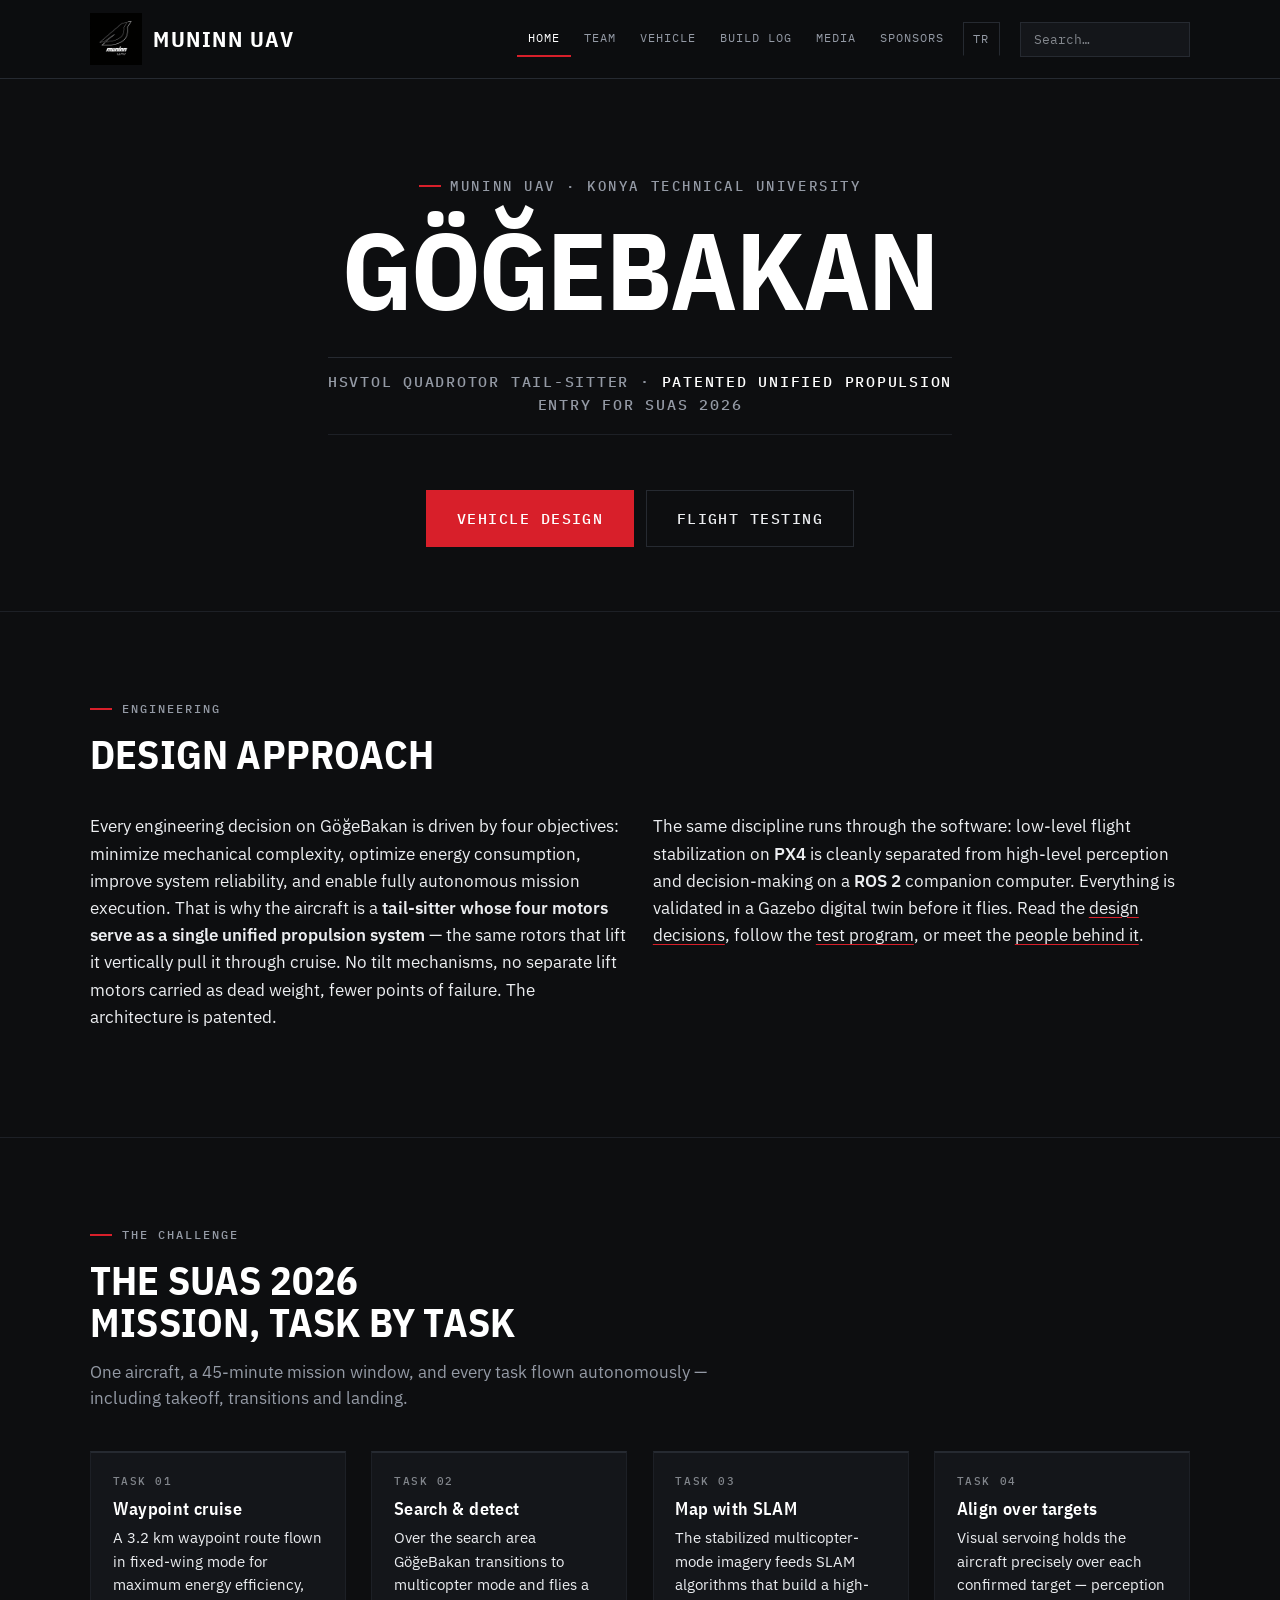
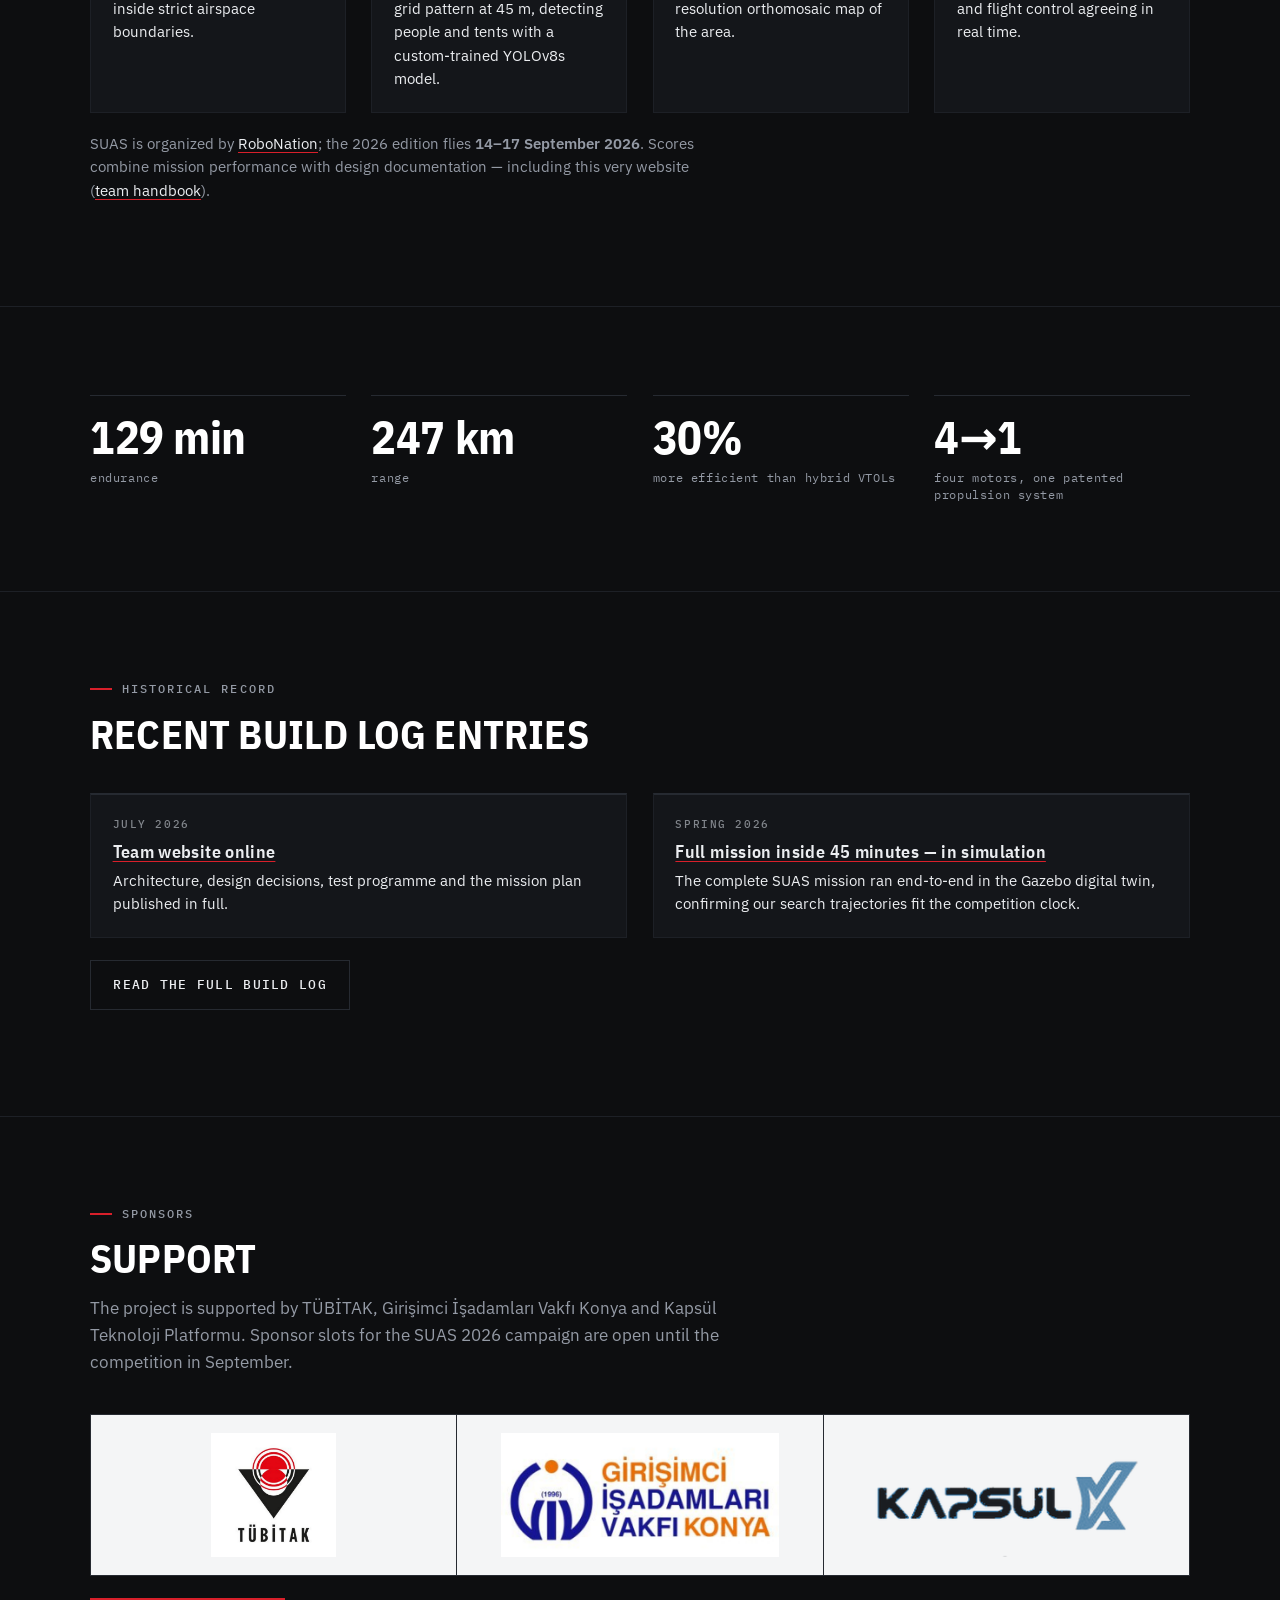
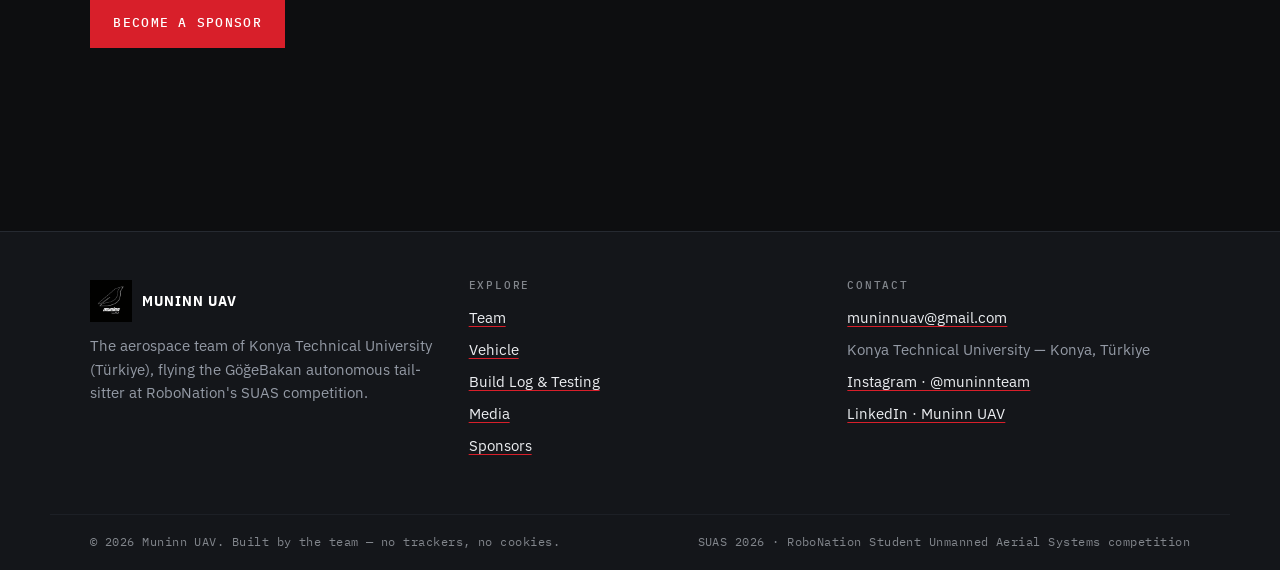
<file: index.html>
<!DOCTYPE html>
<html lang="en">
<head>
  <meta charset="utf-8">
  <meta name="viewport" content="width=device-width, initial-scale=1">
  <meta name="color-scheme" content="dark">
  <title>Muninn UAV — Yazgit Community · SUAS 2026</title>
  <meta name="description" content="Muninn UAV, the aerospace team of the Yazgit Community, designs and flies GöğeBakan — a high-speed VTOL tail-sitter executing the full SUAS 2026 mission autonomously: 3.2 km cruise, area search, SLAM mapping and precision target localization.">
  <meta property="og:site_name" content="Muninn UAV">
  <meta property="og:title" content="Muninn UAV — Yazgit Community · SUAS 2026">
  <meta property="og:description" content="We design, build and fly GöğeBakan, an autonomous HSVTOL tail-sitter for the SUAS competition.">
  <meta property="og:type" content="website">
  <meta property="og:url" content="https://muninn-uav-team.github.io/muninn-uav-website/">
  <meta property="og:image" content="https://muninn-uav-team.github.io/muninn-uav-website/assets/img/WhatsApp%20Image%202026-07-10%20at%2011.17.12.jpeg">
  <meta property="og:image:width" content="1024">
  <meta property="og:image:height" content="1024">
  <meta property="og:locale" content="en_US">
  <link rel="icon" type="image/jpeg" href="assets/img/WhatsApp%20Image%202026-07-10%20at%2011.17.12.jpeg">
  <link rel="alternate" hreflang="tr" href="tr/index.html">
  <link rel="stylesheet" href="assets/css/style.css">
</head>
<body>
<a class="skip-link" href="#main">Skip to main content</a>

<header class="site-header">
  <div class="container header-inner">
    <a class="brand" href="index.html">
      <img src="assets/img/WhatsApp%20Image%202026-07-10%20at%2011.17.12.jpeg" alt="" width="36" height="36">
      <span>Muninn UAV</span>
    </a>
    <button class="nav-toggle" aria-expanded="false" aria-controls="site-nav">
      <span class="nav-toggle-bars" aria-hidden="true"></span> Menu
    </button>
    <nav id="site-nav" class="site-nav" aria-label="Primary">
      <ul>
        <li><a href="index.html" aria-current="page">Home</a></li>
        <li><a href="team.html">Team</a></li>
        <li><a href="vehicle.html">Vehicle</a></li>
        <li><a href="journey.html">Build Log</a></li>
        <li><a href="media.html">Media</a></li>
        <li><a href="sponsors.html">Sponsors</a></li>
        <li class="lang-link"><a href="tr/index.html" lang="tr" hreflang="tr" title="Türkçe sürüm">TR</a></li>
      </ul>
      <div class="site-search" role="search">
        <label class="visually-hidden" for="site-search-input">Search this site</label>
        <input id="site-search-input" type="search" placeholder="Search…" autocomplete="off" aria-describedby="search-help">
        <span id="search-help" class="visually-hidden">Results appear below the field as you type. Use the arrow keys to move through them.</span>
        <ul id="search-results" class="search-results" hidden></ul>
        <p id="search-status" class="visually-hidden" role="status"></p>
      </div>
    </nav>
  </div>
</header>

<main id="main">

  <section class="hero">
    <div class="container">
      <p class="kicker">Muninn UAV · Konya Technical University</p>
      <h1>GöğeBakan</h1>
      <p class="designation">HSVTOL quadrotor tail-sitter · <b>patented unified propulsion</b><br>
      Entry for SUAS 2026</p>
      <div class="hero-actions">
        <a class="btn btn-primary" href="vehicle.html">Vehicle design</a>
        <a class="btn btn-ghost" href="journey.html">Flight testing</a>
      </div>
    </div>
  </section>

  <section class="section" id="mission" aria-labelledby="mission-h">
    <div class="container">
      <div class="section-head">
        <p class="kicker">Engineering</p>
        <h2 id="mission-h">Design approach</h2>
      </div>
      <div class="grid cols-2">
        <p>Every engineering decision on GöğeBakan is driven by four objectives: minimize
        mechanical complexity, optimize energy consumption, improve system reliability, and
        enable fully autonomous mission execution. That is why the aircraft is a
        <strong>tail-sitter whose four motors serve as a single unified propulsion
        system</strong> — the same rotors that lift it vertically pull it through cruise. No
        tilt mechanisms, no separate lift motors carried as dead weight, fewer points of
        failure. The architecture is patented.</p>
        <p>The same discipline runs through the software: low-level flight stabilization on
        <strong>PX4</strong> is cleanly separated from high-level perception and decision-making
        on a <strong>ROS 2</strong> companion computer. Everything is validated in a Gazebo
        digital twin before it flies. Read the <a href="vehicle.html#design-decisions">design
        decisions</a>, follow the <a href="journey.html#testing">test program</a>, or meet the
        <a href="team.html">people behind it</a>.</p>
      </div>
    </div>
  </section>

  <section class="section" id="competition" aria-labelledby="competition-h">
    <div class="container">
      <div class="section-head">
        <p class="kicker">The challenge</p>
        <h2 id="competition-h">The SUAS 2026 mission, task by task</h2>
        <p class="lede">One aircraft, a 45-minute mission window, and every task flown
        autonomously — including takeoff, transitions and landing.</p>
      </div>
      <div class="grid cols-4">
        <div class="card">
          <p class="card-kicker">Task 01</p>
          <h3>Waypoint cruise</h3>
          <p class="small">A 3.2 km waypoint route flown in fixed-wing mode for maximum energy
          efficiency, inside strict airspace boundaries.</p>
        </div>
        <div class="card">
          <p class="card-kicker">Task 02</p>
          <h3>Search &amp; detect</h3>
          <p class="small">Over the search area GöğeBakan transitions to multicopter mode and
          flies a grid pattern at 45 m, detecting people and tents with a custom-trained
          YOLOv8s model.</p>
        </div>
        <div class="card">
          <p class="card-kicker">Task 03</p>
          <h3>Map with SLAM</h3>
          <p class="small">The stabilized multicopter-mode imagery feeds SLAM algorithms that
          build a high-resolution orthomosaic map of the area.</p>
        </div>
        <div class="card">
          <p class="card-kicker">Task 04</p>
          <h3>Align over targets</h3>
          <p class="small">Visual servoing holds the aircraft precisely over each confirmed
          target — perception and flight control agreeing in real time.</p>
        </div>
      </div>
      <p class="muted small" style="margin-top:1.2rem">SUAS is organized by
        <a href="https://robonation.org/" rel="external">RoboNation</a>; the 2026 edition flies
        <strong>14–17 September 2026</strong>. Scores combine mission performance with design documentation — including
        this very website (<a href="https://robonation.gitbook.io/suas-resources/" rel="external">team handbook</a>).</p>
    </div>
  </section>

  <section class="section" id="highlights" aria-labelledby="highlights-h">
    <div class="container">
      <h2 id="highlights-h" class="visually-hidden">GöğeBakan at a glance</h2>
      <div class="grid cols-4">
        <div class="card stat-card"><span class="stat-value">129&nbsp;min</span><span class="stat-label">endurance</span></div>
        <div class="card stat-card"><span class="stat-value">247&nbsp;km</span><span class="stat-label">range</span></div>
        <div class="card stat-card"><span class="stat-value">30%</span><span class="stat-label">more efficient than hybrid VTOLs</span></div>
        <div class="card stat-card"><span class="stat-value">4→1</span><span class="stat-label">four motors, one patented propulsion system</span></div>
      </div>
    </div>
  </section>

  <section class="section" id="latest" aria-labelledby="latest-h">
    <div class="container">
      <div class="section-head">
        <p class="kicker">Historical record</p>
        <h2 id="latest-h">Recent build log entries</h2>
      </div>
      <div class="grid cols-2">
        <article class="card">
          <p class="card-kicker">July 2026</p>
          <h3><a href="journey.html#log-website">Team website online</a></h3>
          <p class="small">Architecture, design decisions, test programme and the mission
          plan published in full.</p>
        </article>
        <article class="card">
          <p class="card-kicker">Spring 2026</p>
          <h3><a href="journey.html#log-mission-sim">Full mission inside 45 minutes — in simulation</a></h3>
          <p class="small">The complete SUAS mission ran end-to-end in the Gazebo digital twin,
          confirming our search trajectories fit the competition clock.</p>
        </article>
      </div>
      <p style="margin-top:1.4rem"><a class="btn btn-ghost" href="journey.html">Read the full build log</a></p>
    </div>
  </section>

  <section class="section" id="sponsors-strip" aria-labelledby="sponsors-strip-h">
    <div class="container">
      <div class="section-head">
        <p class="kicker">Sponsors</p>
        <h2 id="sponsors-strip-h">Support</h2>
        <p class="lede">The project is supported by TÜBİTAK, Girişimci İşadamları Vakfı Konya
        and Kapsül Teknoloji Platformu. Sponsor slots for the SUAS 2026 campaign are open until
        the competition in September.</p>
      </div>
      <div class="logo-row">
        <img src="assets/img/unnamed.jpg" width="320" height="140" alt="TÜBİTAK — project supporter">
        <img src="assets/img/giv-vakfi.png" width="320" height="140" alt="Girişimci İşadamları Vakfı Konya — project supporter">
        <img src="assets/img/kapsul-x.png" width="320" height="140" alt="Kapsül Teknoloji Platformu — project supporter">
      </div>
      <p style="margin-top:1.4rem"><a class="btn btn-primary" href="sponsors.html">Become a sponsor</a></p>
    </div>
  </section>

</main>

<footer class="site-footer">
  <div class="container footer-grid">
    <div>
      <p class="footer-brand"><img src="assets/img/WhatsApp%20Image%202026-07-10%20at%2011.17.12.jpeg" alt="" width="30" height="30"> Muninn UAV</p>
      <p class="muted small">The aerospace team of Konya Technical University (Türkiye), flying the
      GöğeBakan autonomous tail-sitter at RoboNation's SUAS competition.</p>
    </div>
    <nav aria-label="Footer">
      <h4>Explore</h4>
      <ul>
        <li><a href="team.html">Team</a></li>
        <li><a href="vehicle.html">Vehicle</a></li>
        <li><a href="journey.html">Build Log &amp; Testing</a></li>
        <li><a href="media.html">Media</a></li>
        <li><a href="sponsors.html">Sponsors</a></li>
      </ul>
    </nav>
    <div>
      <h4>Contact</h4>
      <ul>
        <li><a href="mailto:muninnuav@gmail.com">muninnuav@gmail.com</a></li>
        <li class="muted">Konya Technical University — Konya, Türkiye</li>
        <li><a href="https://www.instagram.com/muninnteam" rel="external">Instagram · @muninnteam</a></li>
        <li><a href="https://www.linkedin.com/company/yazgi%CC%87t-muni%CC%87nn-i%CC%87ha/" rel="external">LinkedIn · Muninn UAV</a></li>
      </ul>
    </div>
  </div>
  <div class="footer-note container">
    <p>© <span id="footer-year">2026</span> Muninn UAV. Built by the team — no trackers, no cookies.</p>
    <p>SUAS 2026 · RoboNation Student Unmanned Aerial Systems competition</p>
  </div>
</footer>

<script src="assets/js/search-index.js" defer></script>
<script src="assets/js/main.js" defer></script>
</body>
</html>
</file>
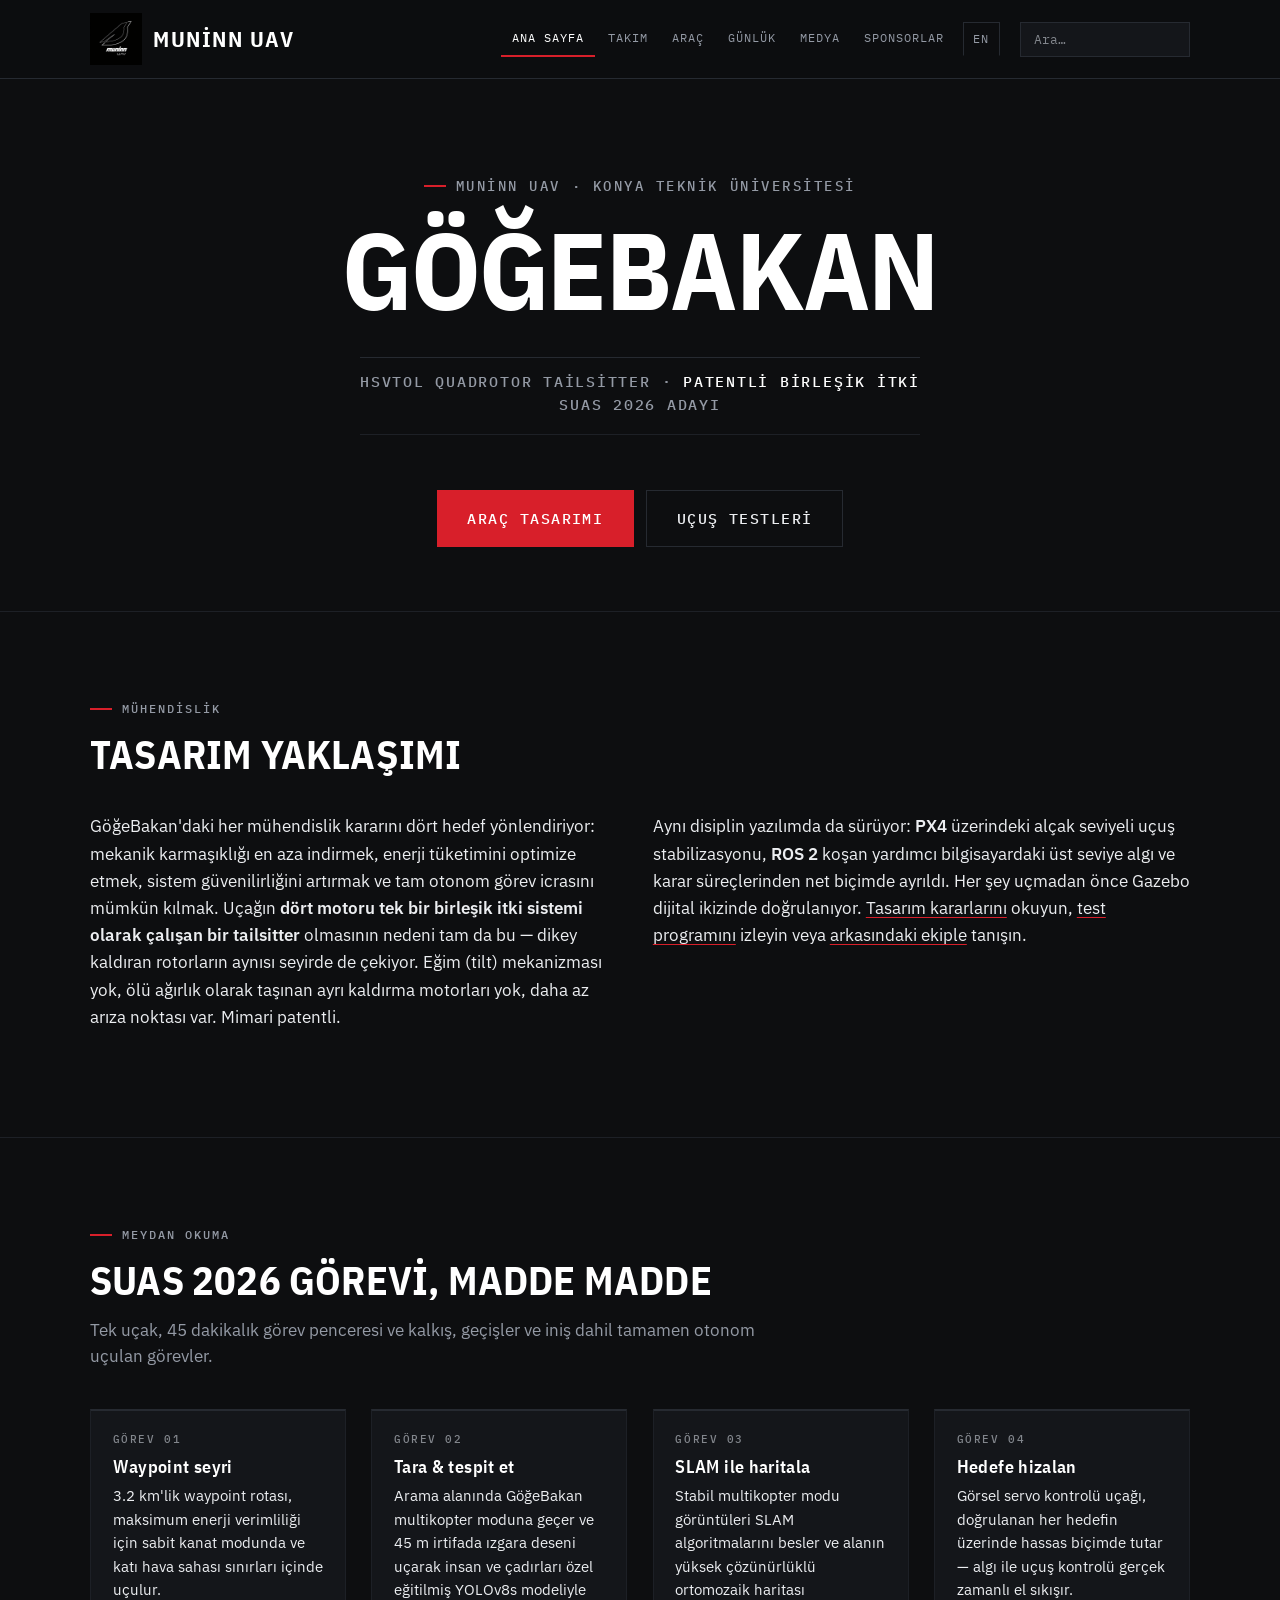
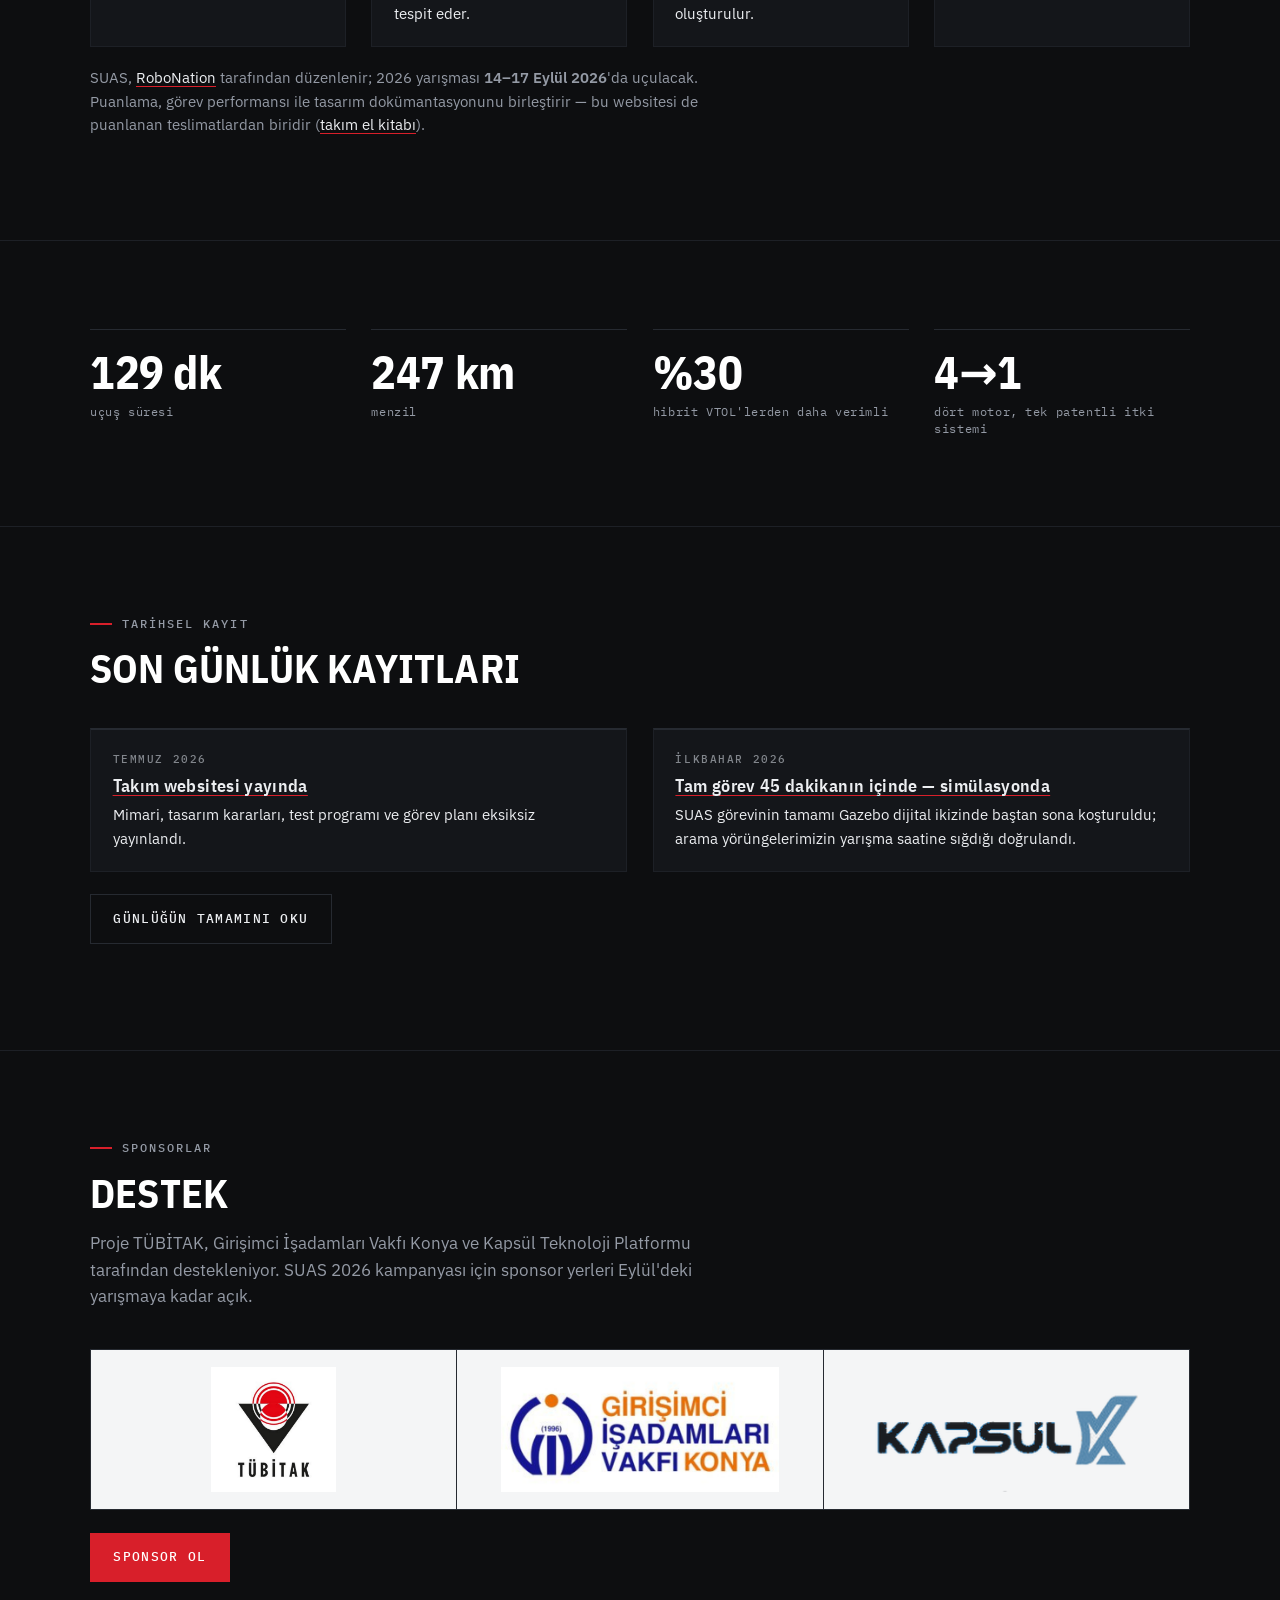
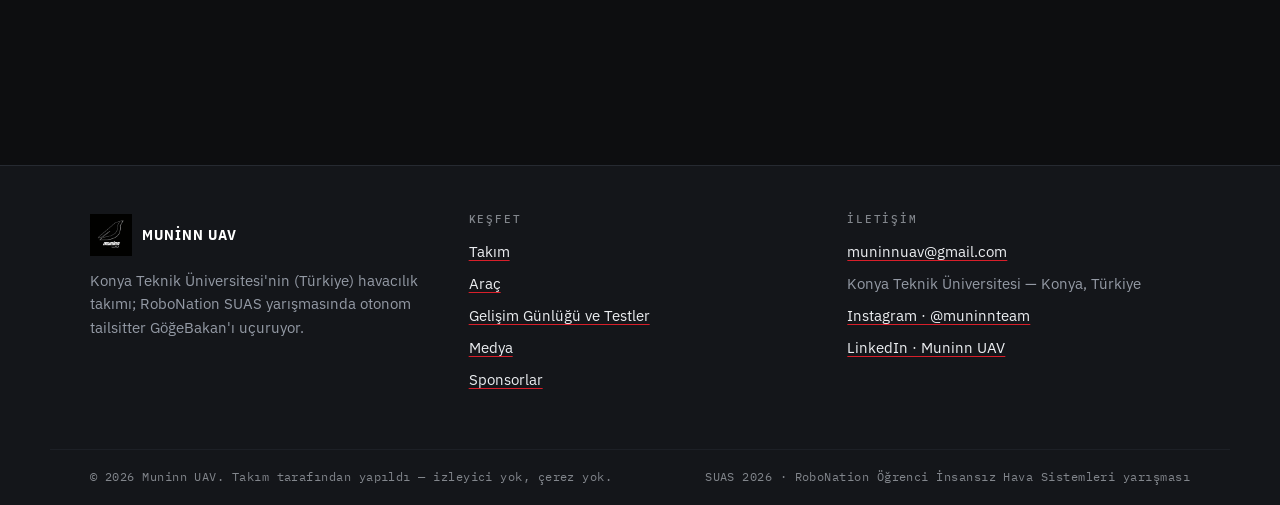
<file: tr/index.html>
<!DOCTYPE html>
<html lang="tr">
<head>
  <meta charset="utf-8">
  <meta name="viewport" content="width=device-width, initial-scale=1">
  <meta name="color-scheme" content="dark">
  <title>Muninn UAV — Yazgit Topluluğu · SUAS 2026</title>
  <meta name="description" content="Konya Teknik Üniversitesi Yazgit Topluluğu'nun havacılık takımı Muninn UAV; SUAS 2026 görevinin tamamını otonom uçan GöğeBakan HSVTOL tailsitter'ı tasarlıyor: 3.2 km seyir, alan tarama, SLAM haritalama ve hassas hedef hizalama.">
  <meta property="og:site_name" content="Muninn UAV">
  <meta property="og:type" content="website">
  <meta property="og:title" content="Muninn UAV — Yazgit Topluluğu · SUAS 2026">
  <meta property="og:description" content="Konya Teknik Üniversitesi Yazgit Topluluğu'nun havacılık takımı Muninn UAV; SUAS 2026 görevinin tamamını otonom uçan GöğeBakan HSVTOL tailsitter'ı tasarlıyor: 3.2 km seyir, alan tarama, SLAM haritalama ve hassas hedef hizalama.">
  <meta property="og:url" content="https://muninn-uav-team.github.io/muninn-uav-website/tr/">
  <meta property="og:image" content="https://muninn-uav-team.github.io/muninn-uav-website/assets/img/WhatsApp%20Image%202026-07-10%20at%2011.17.12.jpeg">
  <meta property="og:image:width" content="1024">
  <meta property="og:image:height" content="1024">
  <meta property="og:locale" content="tr_TR">
  <link rel="icon" type="image/jpeg" href="../assets/img/WhatsApp%20Image%202026-07-10%20at%2011.17.12.jpeg">
  <link rel="alternate" hreflang="en" href="../index.html">
  <link rel="stylesheet" href="../assets/css/style.css">
</head>
<body>
<a class="skip-link" href="#main">İçeriğe atla</a>

<header class="site-header">
  <div class="container header-inner">
    <a class="brand" href="index.html">
      <img src="../assets/img/WhatsApp%20Image%202026-07-10%20at%2011.17.12.jpeg" alt="" width="36" height="36">
      <span>Muninn UAV</span>
    </a>
    <button class="nav-toggle" aria-expanded="false" aria-controls="site-nav">
      <span class="nav-toggle-bars" aria-hidden="true"></span> Menü
    </button>
    <nav id="site-nav" class="site-nav" aria-label="Ana gezinme">
      <ul>
        <li><a href="index.html" aria-current="page">Ana Sayfa</a></li>
        <li><a href="team.html">Takım</a></li>
        <li><a href="vehicle.html">Araç</a></li>
        <li><a href="journey.html">Günlük</a></li>
        <li><a href="media.html">Medya</a></li>
        <li><a href="sponsors.html">Sponsorlar</a></li>
        <li class="lang-link"><a href="../index.html" lang="en" hreflang="en" title="English version">EN</a></li>
      </ul>
      <div class="site-search" role="search">
        <label class="visually-hidden" for="site-search-input">Sitede ara</label>
        <input id="site-search-input" type="search" placeholder="Ara…" autocomplete="off" aria-describedby="search-help">
        <span id="search-help" class="visually-hidden">Yazdıkça sonuçlar alanın altında listelenir. Ok tuşlarıyla gezinebilirsiniz.</span>
        <ul id="search-results" class="search-results" hidden></ul>
        <p id="search-status" class="visually-hidden" role="status"></p>
      </div>
    </nav>
  </div>
</header>

<main id="main">

  <section class="hero">
    <div class="container">
      <p class="kicker">Muninn UAV · Konya Teknik Üniversitesi</p>
      <h1>GöğeBakan</h1>
      <p class="designation">HSVTOL quadrotor tailsitter · <b>patentli birleşik itki</b><br>
      SUAS 2026 adayı</p>
      <div class="hero-actions">
        <a class="btn btn-primary" href="vehicle.html">Araç tasarımı</a>
        <a class="btn btn-ghost" href="journey.html">Uçuş testleri</a>
      </div>
    </div>
  </section>

  <section class="section" id="mission" aria-labelledby="mission-h">
    <div class="container">
      <div class="section-head">
        <p class="kicker">Mühendislik</p>
        <h2 id="mission-h">Tasarım yaklaşımı</h2>
      </div>
      <div class="grid cols-2">
        <p>GöğeBakan'daki her mühendislik kararını dört hedef yönlendiriyor: mekanik
        karmaşıklığı en aza indirmek, enerji tüketimini optimize etmek, sistem güvenilirliğini
        artırmak ve tam otonom görev icrasını mümkün kılmak. Uçağın <strong>dört motoru tek bir birleşik itki
        sistemi olarak çalışan bir tailsitter</strong> olmasının nedeni tam da bu — dikey
        kaldıran rotorların aynısı seyirde de çekiyor. Eğim (tilt) mekanizması yok, ölü ağırlık
        olarak taşınan ayrı kaldırma motorları yok, daha az arıza noktası var. Mimari
        patentli.</p>
        <p>Aynı disiplin yazılımda da sürüyor: <strong>PX4</strong> üzerindeki alçak seviyeli
        uçuş stabilizasyonu, <strong>ROS 2</strong> koşan yardımcı bilgisayardaki üst seviye
        algı ve karar süreçlerinden net biçimde ayrıldı. Her şey uçmadan önce Gazebo dijital
        ikizinde doğrulanıyor. <a href="vehicle.html#design-decisions">Tasarım kararlarını</a>
        okuyun, <a href="journey.html#testing">test programını</a> izleyin veya
        <a href="team.html">arkasındaki ekiple</a> tanışın.</p>
      </div>
    </div>
  </section>

  <section class="section" id="competition" aria-labelledby="competition-h">
    <div class="container">
      <div class="section-head">
        <p class="kicker">Meydan okuma</p>
        <h2 id="competition-h">SUAS 2026 görevi, madde madde</h2>
        <p class="lede">Tek uçak, 45 dakikalık görev penceresi ve kalkış, geçişler ve iniş
        dahil tamamen otonom uçulan görevler.</p>
      </div>
      <div class="grid cols-4">
        <div class="card">
          <p class="card-kicker">Görev 01</p>
          <h3>Waypoint seyri</h3>
          <p class="small">3.2 km'lik waypoint rotası, maksimum enerji verimliliği için sabit
          kanat modunda ve katı hava sahası sınırları içinde uçulur.</p>
        </div>
        <div class="card">
          <p class="card-kicker">Görev 02</p>
          <h3>Tara &amp; tespit et</h3>
          <p class="small">Arama alanında GöğeBakan multikopter moduna geçer ve 45 m irtifada
          ızgara deseni uçarak insan ve çadırları özel eğitilmiş YOLOv8s modeliyle tespit
          eder.</p>
        </div>
        <div class="card">
          <p class="card-kicker">Görev 03</p>
          <h3>SLAM ile haritala</h3>
          <p class="small">Stabil multikopter modu görüntüleri SLAM algoritmalarını besler ve
          alanın yüksek çözünürlüklü ortomozaik haritası oluşturulur.</p>
        </div>
        <div class="card">
          <p class="card-kicker">Görev 04</p>
          <h3>Hedefe hizalan</h3>
          <p class="small">Görsel servo kontrolü uçağı, doğrulanan her hedefin üzerinde hassas
          biçimde tutar — algı ile uçuş kontrolü gerçek zamanlı el sıkışır.</p>
        </div>
      </div>
      <p class="muted small" style="margin-top:1.2rem">SUAS,
        <a href="https://robonation.org/" rel="external">RoboNation</a> tarafından düzenlenir;
        2026 yarışması <strong>14–17 Eylül 2026</strong>'da uçulacak. Puanlama, görev
        performansı ile tasarım dokümantasyonunu birleştirir — bu websitesi de puanlanan
        teslimatlardan biridir
        (<a href="https://robonation.gitbook.io/suas-resources/" rel="external">takım el kitabı</a>).</p>
    </div>
  </section>

  <section class="section" id="highlights" aria-labelledby="highlights-h">
    <div class="container">
      <h2 id="highlights-h" class="visually-hidden">Bir bakışta GöğeBakan</h2>
      <div class="grid cols-4">
        <div class="card stat-card"><span class="stat-value">129&nbsp;dk</span><span class="stat-label">uçuş süresi</span></div>
        <div class="card stat-card"><span class="stat-value">247&nbsp;km</span><span class="stat-label">menzil</span></div>
        <div class="card stat-card"><span class="stat-value">%30</span><span class="stat-label">hibrit VTOL'lerden daha verimli</span></div>
        <div class="card stat-card"><span class="stat-value">4→1</span><span class="stat-label">dört motor, tek patentli itki sistemi</span></div>
      </div>
    </div>
  </section>

  <section class="section" id="latest" aria-labelledby="latest-h">
    <div class="container">
      <div class="section-head">
        <p class="kicker">Tarihsel kayıt</p>
        <h2 id="latest-h">Son günlük kayıtları</h2>
      </div>
      <div class="grid cols-2">
        <article class="card">
          <p class="card-kicker">Temmuz 2026</p>
          <h3><a href="journey.html#log-website">Takım websitesi yayında</a></h3>
          <p class="small">Mimari, tasarım kararları, test programı ve görev planı eksiksiz
          yayınlandı.</p>
        </article>
        <article class="card">
          <p class="card-kicker">İlkbahar 2026</p>
          <h3><a href="journey.html#log-mission-sim">Tam görev 45 dakikanın içinde — simülasyonda</a></h3>
          <p class="small">SUAS görevinin tamamı Gazebo dijital ikizinde baştan sona koşturuldu;
          arama yörüngelerimizin yarışma saatine sığdığı doğrulandı.</p>
        </article>
      </div>
      <p style="margin-top:1.4rem"><a class="btn btn-ghost" href="journey.html">Günlüğün tamamını oku</a></p>
    </div>
  </section>

  <section class="section" id="sponsors-strip" aria-labelledby="sponsors-strip-h">
    <div class="container">
      <div class="section-head">
        <p class="kicker">Sponsorlar</p>
        <h2 id="sponsors-strip-h">Destek</h2>
        <p class="lede">Proje TÜBİTAK, Girişimci İşadamları Vakfı Konya ve Kapsül Teknoloji
        Platformu tarafından destekleniyor. SUAS 2026 kampanyası için sponsor yerleri
        Eylül'deki yarışmaya kadar açık.</p>
      </div>
      <div class="logo-row">
        <img src="../assets/img/unnamed.jpg" width="320" height="140" alt="TÜBİTAK — proje destekçisi">
        <img src="../assets/img/giv-vakfi.png" width="320" height="140" alt="Girişimci İşadamları Vakfı Konya — proje destekçisi">
        <img src="../assets/img/kapsul-x.png" width="320" height="140" alt="Kapsül Teknoloji Platformu — proje destekçisi">
      </div>
      <p style="margin-top:1.4rem"><a class="btn btn-primary" href="sponsors.html">Sponsor ol</a></p>
    </div>
  </section>

</main>

<footer class="site-footer">
  <div class="container footer-grid">
    <div>
      <p class="footer-brand"><img src="../assets/img/WhatsApp%20Image%202026-07-10%20at%2011.17.12.jpeg" alt="" width="30" height="30"> Muninn UAV</p>
      <p class="muted small">Konya Teknik Üniversitesi'nin (Türkiye) havacılık takımı; RoboNation SUAS
      yarışmasında otonom tailsitter GöğeBakan'ı uçuruyor.</p>
    </div>
    <nav aria-label="Alt bilgi">
      <h4>Keşfet</h4>
      <ul>
        <li><a href="team.html">Takım</a></li>
        <li><a href="vehicle.html">Araç</a></li>
        <li><a href="journey.html">Gelişim Günlüğü ve Testler</a></li>
        <li><a href="media.html">Medya</a></li>
        <li><a href="sponsors.html">Sponsorlar</a></li>
      </ul>
    </nav>
    <div>
      <h4>İletişim</h4>
      <ul>
        <li><a href="mailto:muninnuav@gmail.com">muninnuav@gmail.com</a></li>
        <li class="muted">Konya Teknik Üniversitesi — Konya, Türkiye</li>
        <li><a href="https://www.instagram.com/muninnteam" rel="external">Instagram · @muninnteam</a></li>
        <li><a href="https://www.linkedin.com/company/yazgi%CC%87t-muni%CC%87nn-i%CC%87ha/" rel="external">LinkedIn · Muninn UAV</a></li>
      </ul>
    </div>
  </div>
  <div class="footer-note container">
    <p>© <span id="footer-year">2026</span> Muninn UAV. Takım tarafından yapıldı — izleyici yok, çerez yok.</p>
    <p>SUAS 2026 · RoboNation Öğrenci İnsansız Hava Sistemleri yarışması</p>
  </div>
</footer>

<script src="../assets/js/search-index-tr.js" defer></script>
<script src="../assets/js/main.js" defer></script>
</body>
</html>
</file>
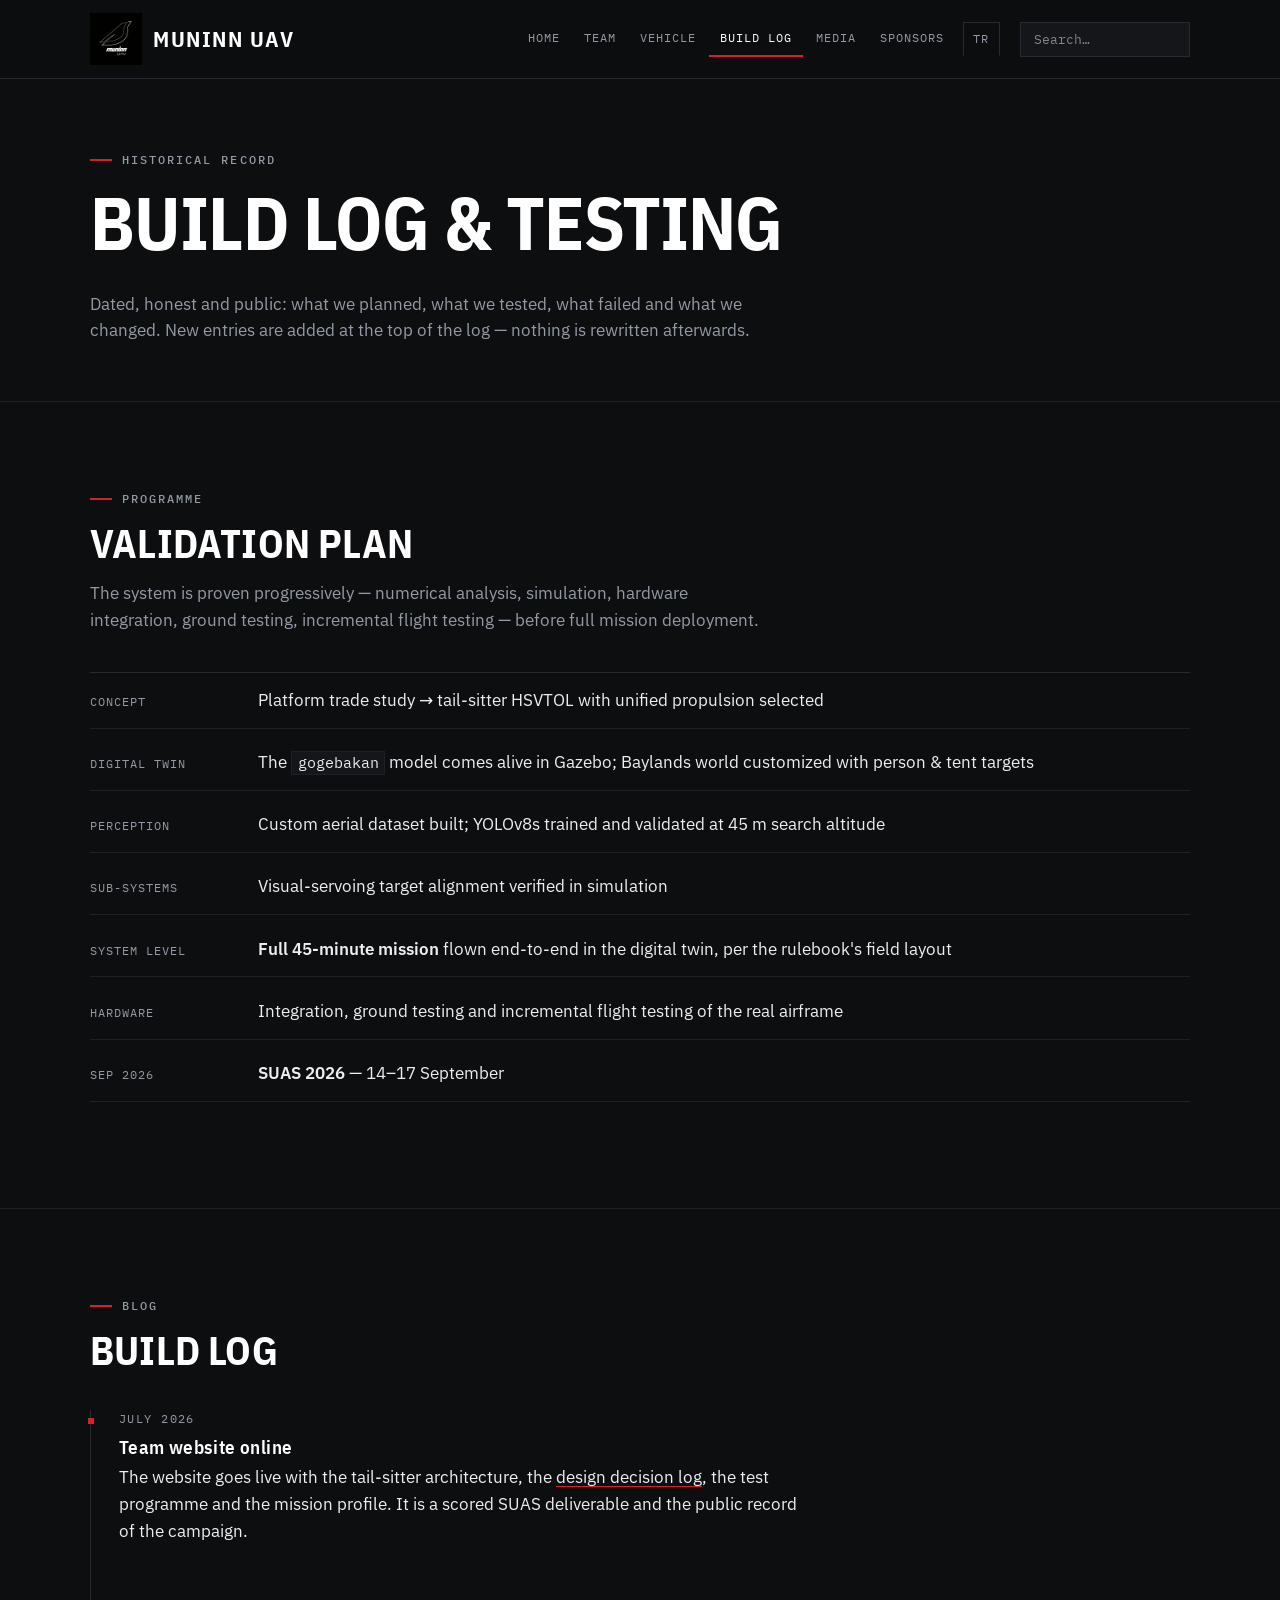
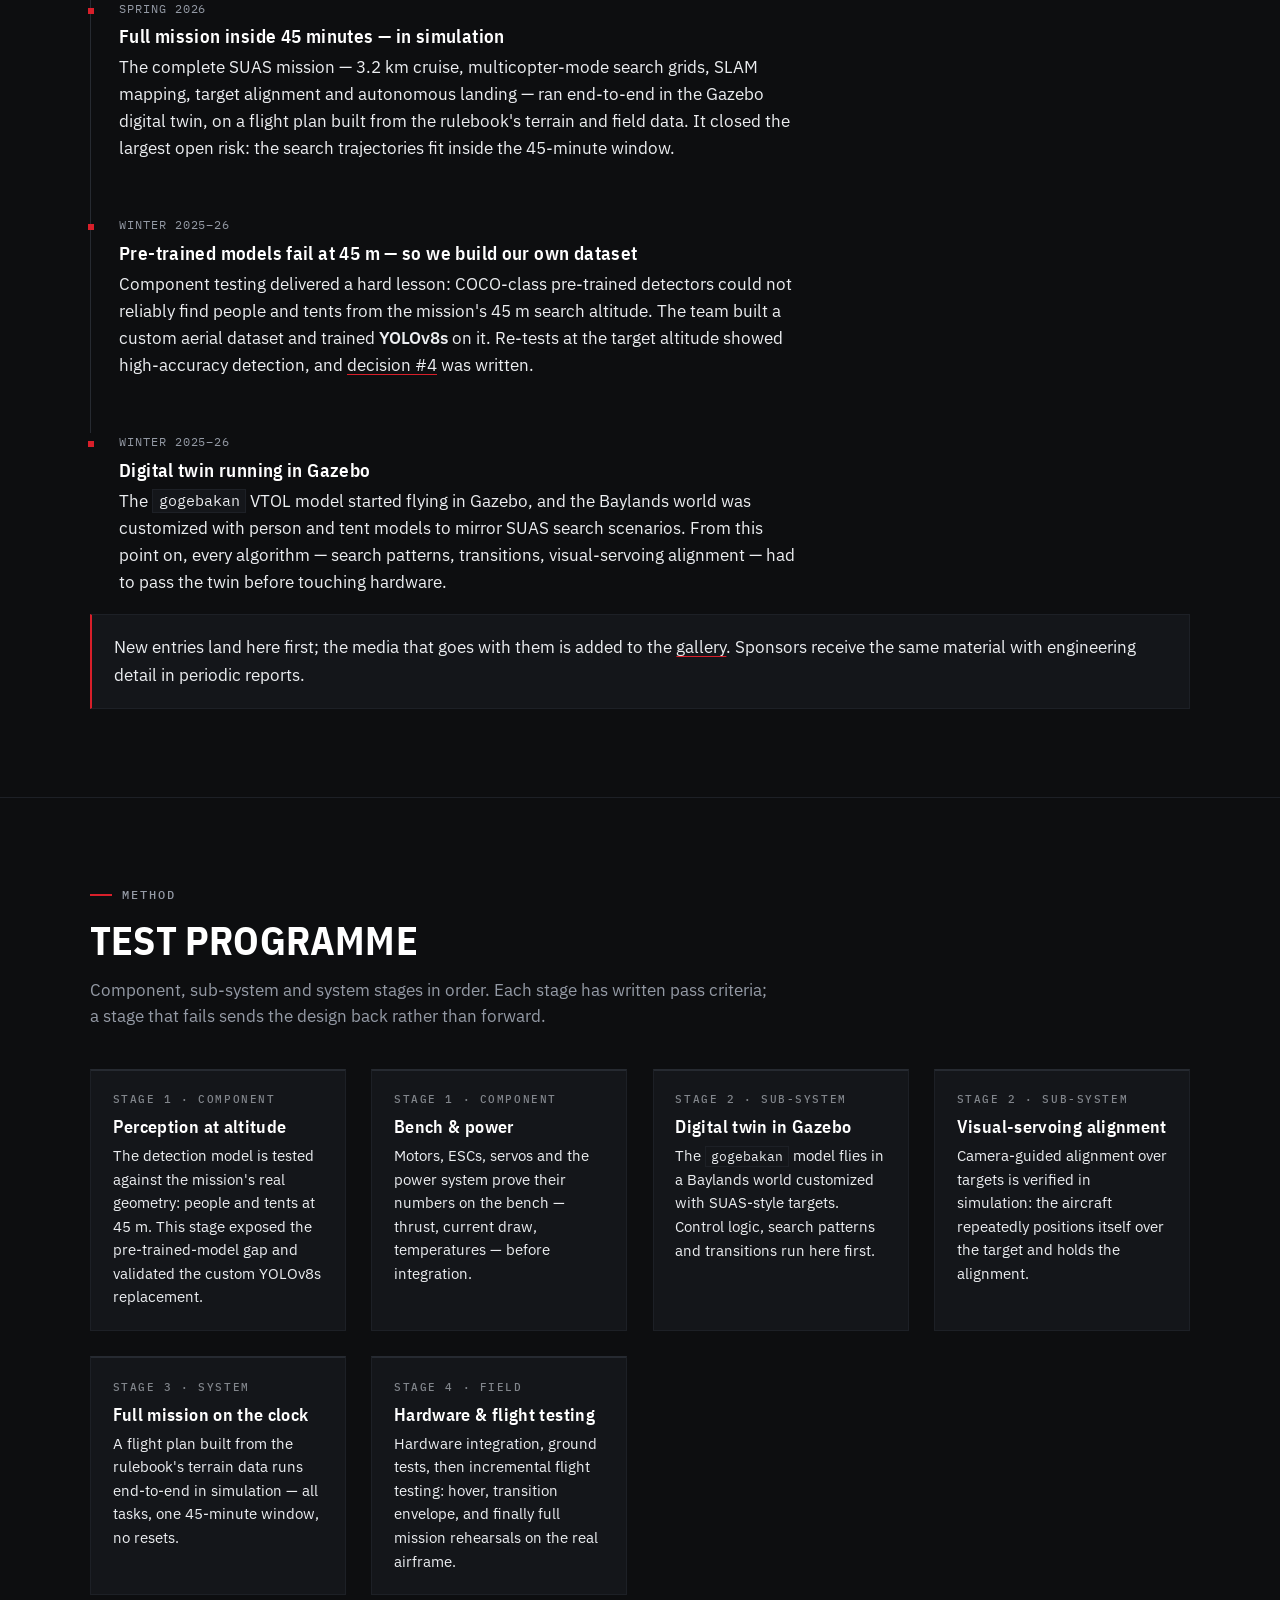
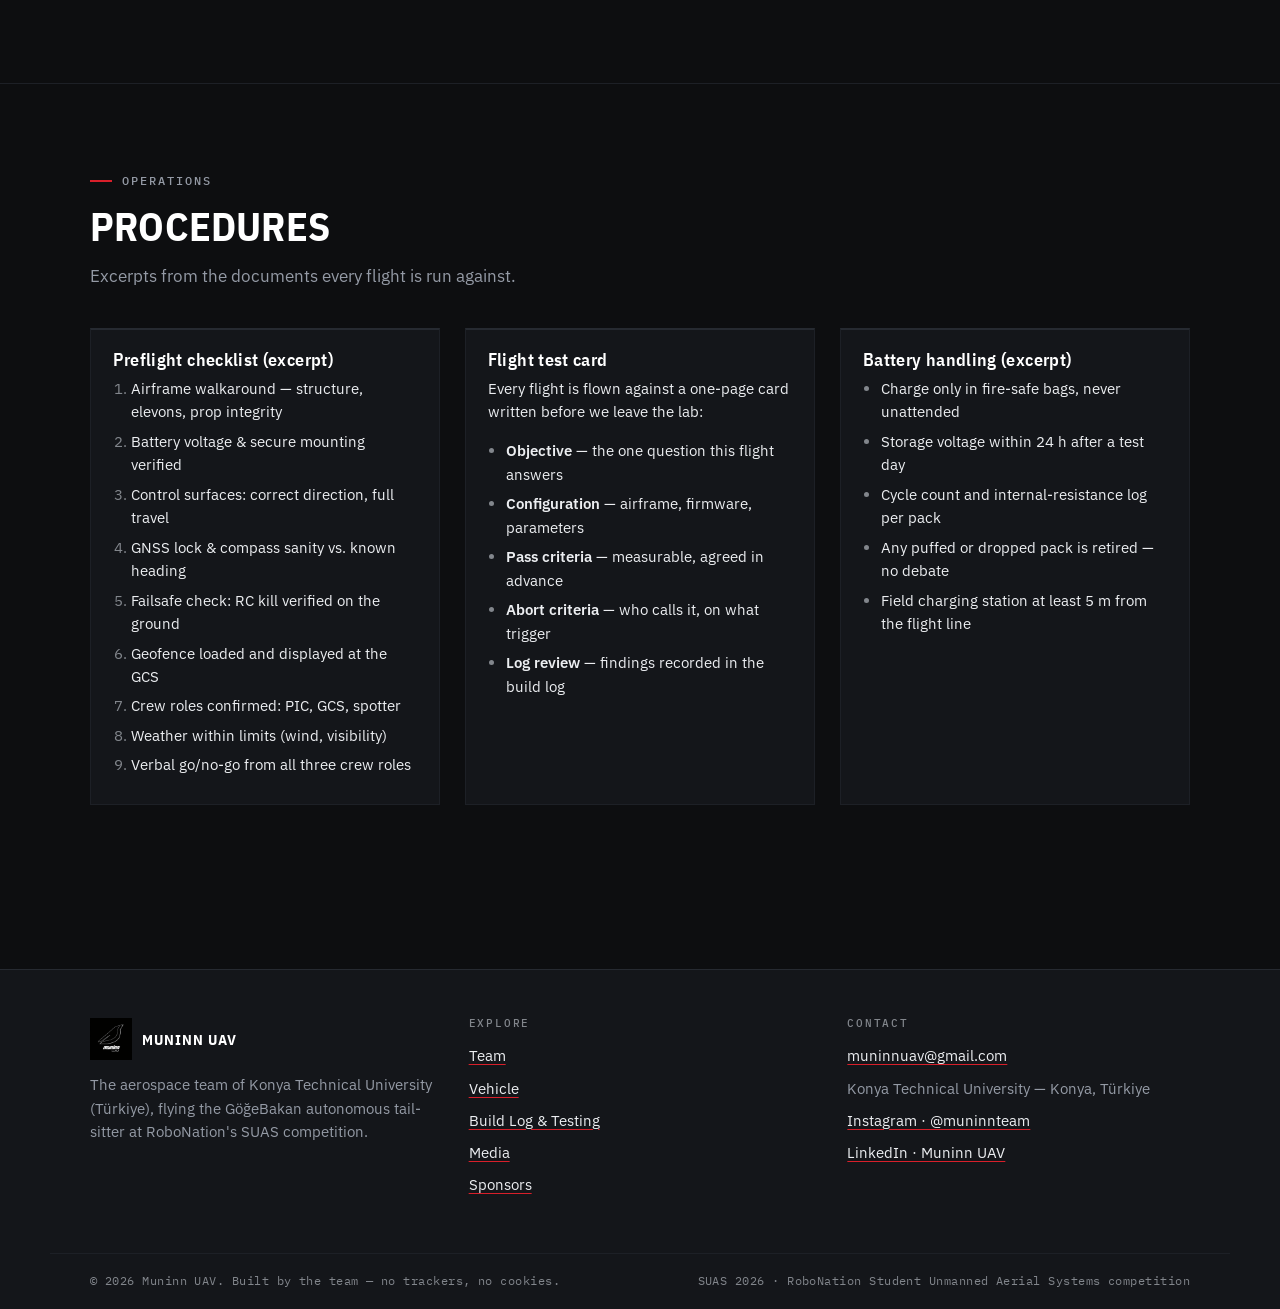
<file: journey.html>
<!DOCTYPE html>
<html lang="en">
<head>
  <meta charset="utf-8">
  <meta name="viewport" content="width=device-width, initial-scale=1">
  <meta name="color-scheme" content="dark">
  <title>Build Log &amp; Testing — Muninn UAV</title>
  <meta name="description" content="The historical record of GöğeBakan's development: the validation ladder from component tests to full-mission simulation, dated build log entries and flight test procedures.">
  <meta property="og:site_name" content="Muninn UAV">
  <meta property="og:type" content="website">
  <meta property="og:title" content="Build Log &amp; Testing — Muninn UAV">
  <meta property="og:description" content="The historical record of GöğeBakan's development: the validation ladder from component tests to full-mission simulation, dated build log entries and flight test procedures.">
  <meta property="og:url" content="https://muninn-uav-team.github.io/muninn-uav-website/journey.html">
  <meta property="og:image" content="https://muninn-uav-team.github.io/muninn-uav-website/assets/img/WhatsApp%20Image%202026-07-10%20at%2011.17.12.jpeg">
  <meta property="og:image:width" content="1024">
  <meta property="og:image:height" content="1024">
  <meta property="og:locale" content="en_US">
  <link rel="icon" type="image/jpeg" href="assets/img/WhatsApp%20Image%202026-07-10%20at%2011.17.12.jpeg">
  <link rel="alternate" hreflang="tr" href="tr/journey.html">
  <link rel="stylesheet" href="assets/css/style.css">
</head>
<body>
<a class="skip-link" href="#main">Skip to main content</a>

<header class="site-header">
  <div class="container header-inner">
    <a class="brand" href="index.html">
      <img src="assets/img/WhatsApp%20Image%202026-07-10%20at%2011.17.12.jpeg" alt="" width="36" height="36">
      <span>Muninn UAV</span>
    </a>
    <button class="nav-toggle" aria-expanded="false" aria-controls="site-nav">
      <span class="nav-toggle-bars" aria-hidden="true"></span> Menu
    </button>
    <nav id="site-nav" class="site-nav" aria-label="Primary">
      <ul>
        <li><a href="index.html">Home</a></li>
        <li><a href="team.html">Team</a></li>
        <li><a href="vehicle.html">Vehicle</a></li>
        <li><a href="journey.html" aria-current="page">Build Log</a></li>
        <li><a href="media.html">Media</a></li>
        <li><a href="sponsors.html">Sponsors</a></li>
        <li class="lang-link"><a href="tr/journey.html" lang="tr" hreflang="tr" title="Türkçe sürüm">TR</a></li>
      </ul>
      <div class="site-search" role="search">
        <label class="visually-hidden" for="site-search-input">Search this site</label>
        <input id="site-search-input" type="search" placeholder="Search…" autocomplete="off" aria-describedby="search-help">
        <span id="search-help" class="visually-hidden">Results appear below the field as you type. Use the arrow keys to move through them.</span>
        <ul id="search-results" class="search-results" hidden></ul>
        <p id="search-status" class="visually-hidden" role="status"></p>
      </div>
    </nav>
  </div>
</header>

<main id="main">

  <section class="page-hero">
    <div class="container">
      <p class="kicker">Historical record</p>
      <h1>Build Log &amp; Testing</h1>
      <p class="lede">Dated, honest and public: what we planned, what we tested, what failed and
      what we changed. New entries are added at the top of the log — nothing is rewritten
      afterwards.</p>
    </div>
  </section>

  <section class="section" id="roadmap" aria-labelledby="roadmap-h">
    <div class="container">
      <div class="section-head">
        <p class="kicker">Programme</p>
        <h2 id="roadmap-h">Validation plan</h2>
        <p class="lede">The system is proven progressively — numerical analysis, simulation,
        hardware integration, ground testing, incremental flight testing — before full mission
        deployment.</p>
      </div>
      <ul class="milestones">
        <li><span class="m-date">Concept</span><span>Platform trade study → tail-sitter HSVTOL with unified propulsion selected</span></li>
        <li><span class="m-date">Digital twin</span><span>The <code>gogebakan</code> model comes alive in Gazebo; Baylands world customized with person &amp; tent targets</span></li>
        <li><span class="m-date">Perception</span><span>Custom aerial dataset built; YOLOv8s trained and validated at 45 m search altitude</span></li>
        <li><span class="m-date">Sub-systems</span><span>Visual-servoing target alignment verified in simulation</span></li>
        <li><span class="m-date">System level</span><span><strong>Full 45-minute mission</strong> flown end-to-end in the digital twin, per the rulebook's field layout</span></li>
        <li><span class="m-date">Hardware</span><span>Integration, ground testing and incremental flight testing of the real airframe</span></li>
        <li><span class="m-date">Sep 2026</span><span><strong>SUAS 2026</strong> — 14–17 September</span></li>
      </ul>
    </div>
  </section>

  <section class="section" id="log" aria-labelledby="log-h">
    <div class="container">
      <div class="section-head">
        <p class="kicker">Blog</p>
        <h2 id="log-h">Build log</h2>
      </div>
      <ol class="timeline" reversed>
        <li id="log-website">
          <time datetime="2026-07">July 2026</time>
          <h3>Team website online</h3>
          <p>The website goes live with the tail-sitter architecture, the
          <a href="vehicle.html#design-decisions">design decision log</a>, the test programme and
          the mission profile. It is a scored SUAS deliverable and the public record of the
          campaign.</p>
        </li>
        <li id="log-mission-sim">
          <span class="muted small" style="display:block;font-weight:700;letter-spacing:.08em;text-transform:uppercase">Spring 2026</span>
          <h3>Full mission inside 45 minutes — in simulation</h3>
          <p>The complete SUAS mission — 3.2 km cruise, multicopter-mode search grids, SLAM
          mapping, target alignment and autonomous landing — ran end-to-end in the Gazebo digital
          twin, on a flight plan built from the rulebook's terrain and field data. It closed the
          largest open risk: the search trajectories fit inside the 45-minute window.</p>
        </li>
        <li id="log-dataset">
          <span class="muted small" style="display:block;font-weight:700;letter-spacing:.08em;text-transform:uppercase">Winter 2025–26</span>
          <h3>Pre-trained models fail at 45 m — so we build our own dataset</h3>
          <p>Component testing delivered a hard lesson: COCO-class pre-trained detectors could
          not reliably find people and tents from the mission's 45 m search altitude. The team
          built a custom aerial dataset and trained <strong>YOLOv8s</strong> on it. Re-tests at
          the target altitude showed high-accuracy detection, and
          <a href="vehicle.html#design-decisions">decision #4</a> was written.</p>
        </li>
        <li id="log-twin">
          <span class="muted small" style="display:block;font-weight:700;letter-spacing:.08em;text-transform:uppercase">Winter 2025–26</span>
          <h3>Digital twin running in Gazebo</h3>
          <p>The <code>gogebakan</code> VTOL model started flying in Gazebo, and the Baylands
          world was customized with person and tent models to mirror SUAS search scenarios.
          From this point on, every algorithm — search patterns, transitions, visual-servoing
          alignment — had to pass the twin before touching hardware.</p>
        </li>
      </ol>
      <div class="callout">
        <p>New entries land here first; the media that goes with them is added to the
        <a href="media.html">gallery</a>. Sponsors receive the same material with engineering
        detail in periodic reports.</p>
      </div>
    </div>
  </section>

  <section class="section" id="testing" aria-labelledby="testing-h">
    <div class="container">
      <div class="section-head">
        <p class="kicker">Method</p>
        <h2 id="testing-h">Test programme</h2>
        <p class="lede">Component, sub-system and system stages in order. Each stage has
        written pass criteria; a stage that fails sends the design back rather than forward.</p>
      </div>
      <div class="grid cols-3">
        <div class="card">
          <p class="card-kicker">Stage 1 · Component</p>
          <h3>Perception at altitude</h3>
          <p class="small">The detection model is tested against the mission's real geometry:
          people and tents at 45 m. This stage exposed the pre-trained-model gap and validated
          the custom YOLOv8s replacement.</p>
        </div>
        <div class="card">
          <p class="card-kicker">Stage 1 · Component</p>
          <h3>Bench &amp; power</h3>
          <p class="small">Motors, ESCs, servos and the power system prove their numbers on the
          bench — thrust, current draw, temperatures — before integration.</p>
        </div>
        <div class="card">
          <p class="card-kicker">Stage 2 · Sub-system</p>
          <h3>Digital twin in Gazebo</h3>
          <p class="small">The <code>gogebakan</code> model flies in a Baylands world customized
          with SUAS-style targets. Control logic, search patterns and transitions run here
          first.</p>
        </div>
        <div class="card">
          <p class="card-kicker">Stage 2 · Sub-system</p>
          <h3>Visual-servoing alignment</h3>
          <p class="small">Camera-guided alignment over targets is verified in simulation: the
          aircraft repeatedly positions itself over the target and holds the alignment.</p>
        </div>
        <div class="card">
          <p class="card-kicker">Stage 3 · System</p>
          <h3>Full mission on the clock</h3>
          <p class="small">A flight plan built from the rulebook's terrain data runs end-to-end
          in simulation — all tasks, one 45-minute window, no resets.</p>
        </div>
        <div class="card">
          <p class="card-kicker">Stage 4 · Field</p>
          <h3>Hardware &amp; flight testing</h3>
          <p class="small">Hardware integration, ground tests, then incremental flight testing:
          hover, transition envelope, and finally full mission rehearsals on the real
          airframe.</p>
        </div>
      </div>
    </div>
  </section>

  <section class="section" id="procedures" aria-labelledby="procedures-h">
    <div class="container">
      <div class="section-head">
        <p class="kicker">Operations</p>
        <h2 id="procedures-h">Procedures</h2>
        <p class="lede">Excerpts from the documents every flight is run against.</p>
      </div>
      <div class="grid cols-3">
        <div class="card">
          <h3>Preflight checklist (excerpt)</h3>
          <ol class="small">
            <li>Airframe walkaround — structure, elevons, prop integrity</li>
            <li>Battery voltage &amp; secure mounting verified</li>
            <li>Control surfaces: correct direction, full travel</li>
            <li>GNSS lock &amp; compass sanity vs. known heading</li>
            <li>Failsafe check: RC kill verified on the ground</li>
            <li>Geofence loaded and displayed at the GCS</li>
            <li>Crew roles confirmed: PIC, GCS, spotter</li>
            <li>Weather within limits (wind, visibility)</li>
            <li>Verbal go/no-go from all three crew roles</li>
          </ol>
        </div>
        <div class="card">
          <h3>Flight test card</h3>
          <p class="small">Every flight is flown against a one-page card written before we leave
          the lab:</p>
          <ul class="small">
            <li><strong>Objective</strong> — the one question this flight answers</li>
            <li><strong>Configuration</strong> — airframe, firmware, parameters</li>
            <li><strong>Pass criteria</strong> — measurable, agreed in advance</li>
            <li><strong>Abort criteria</strong> — who calls it, on what trigger</li>
            <li><strong>Log review</strong> — findings recorded in the build log</li>
          </ul>
        </div>
        <div class="card">
          <h3>Battery handling (excerpt)</h3>
          <ul class="small">
            <li>Charge only in fire-safe bags, never unattended</li>
            <li>Storage voltage within 24 h after a test day</li>
            <li>Cycle count and internal-resistance log per pack</li>
            <li>Any puffed or dropped pack is retired — no debate</li>
            <li>Field charging station at least 5 m from the flight line</li>
          </ul>
        </div>
      </div>
    </div>
  </section>

</main>

<footer class="site-footer">
  <div class="container footer-grid">
    <div>
      <p class="footer-brand"><img src="assets/img/WhatsApp%20Image%202026-07-10%20at%2011.17.12.jpeg" alt="" width="30" height="30"> Muninn UAV</p>
      <p class="muted small">The aerospace team of Konya Technical University (Türkiye), flying the
      GöğeBakan autonomous tail-sitter at RoboNation's SUAS competition.</p>
    </div>
    <nav aria-label="Footer">
      <h4>Explore</h4>
      <ul>
        <li><a href="team.html">Team</a></li>
        <li><a href="vehicle.html">Vehicle</a></li>
        <li><a href="journey.html">Build Log &amp; Testing</a></li>
        <li><a href="media.html">Media</a></li>
        <li><a href="sponsors.html">Sponsors</a></li>
      </ul>
    </nav>
    <div>
      <h4>Contact</h4>
      <ul>
        <li><a href="mailto:muninnuav@gmail.com">muninnuav@gmail.com</a></li>
        <li class="muted">Konya Technical University — Konya, Türkiye</li>
        <li><a href="https://www.instagram.com/muninnteam" rel="external">Instagram · @muninnteam</a></li>
        <li><a href="https://www.linkedin.com/company/yazgi%CC%87t-muni%CC%87nn-i%CC%87ha/" rel="external">LinkedIn · Muninn UAV</a></li>
      </ul>
    </div>
  </div>
  <div class="footer-note container">
    <p>© <span id="footer-year">2026</span> Muninn UAV. Built by the team — no trackers, no cookies.</p>
    <p>SUAS 2026 · RoboNation Student Unmanned Aerial Systems competition</p>
  </div>
</footer>

<script src="assets/js/search-index.js" defer></script>
<script src="assets/js/main.js" defer></script>
</body>
</html>
</file>
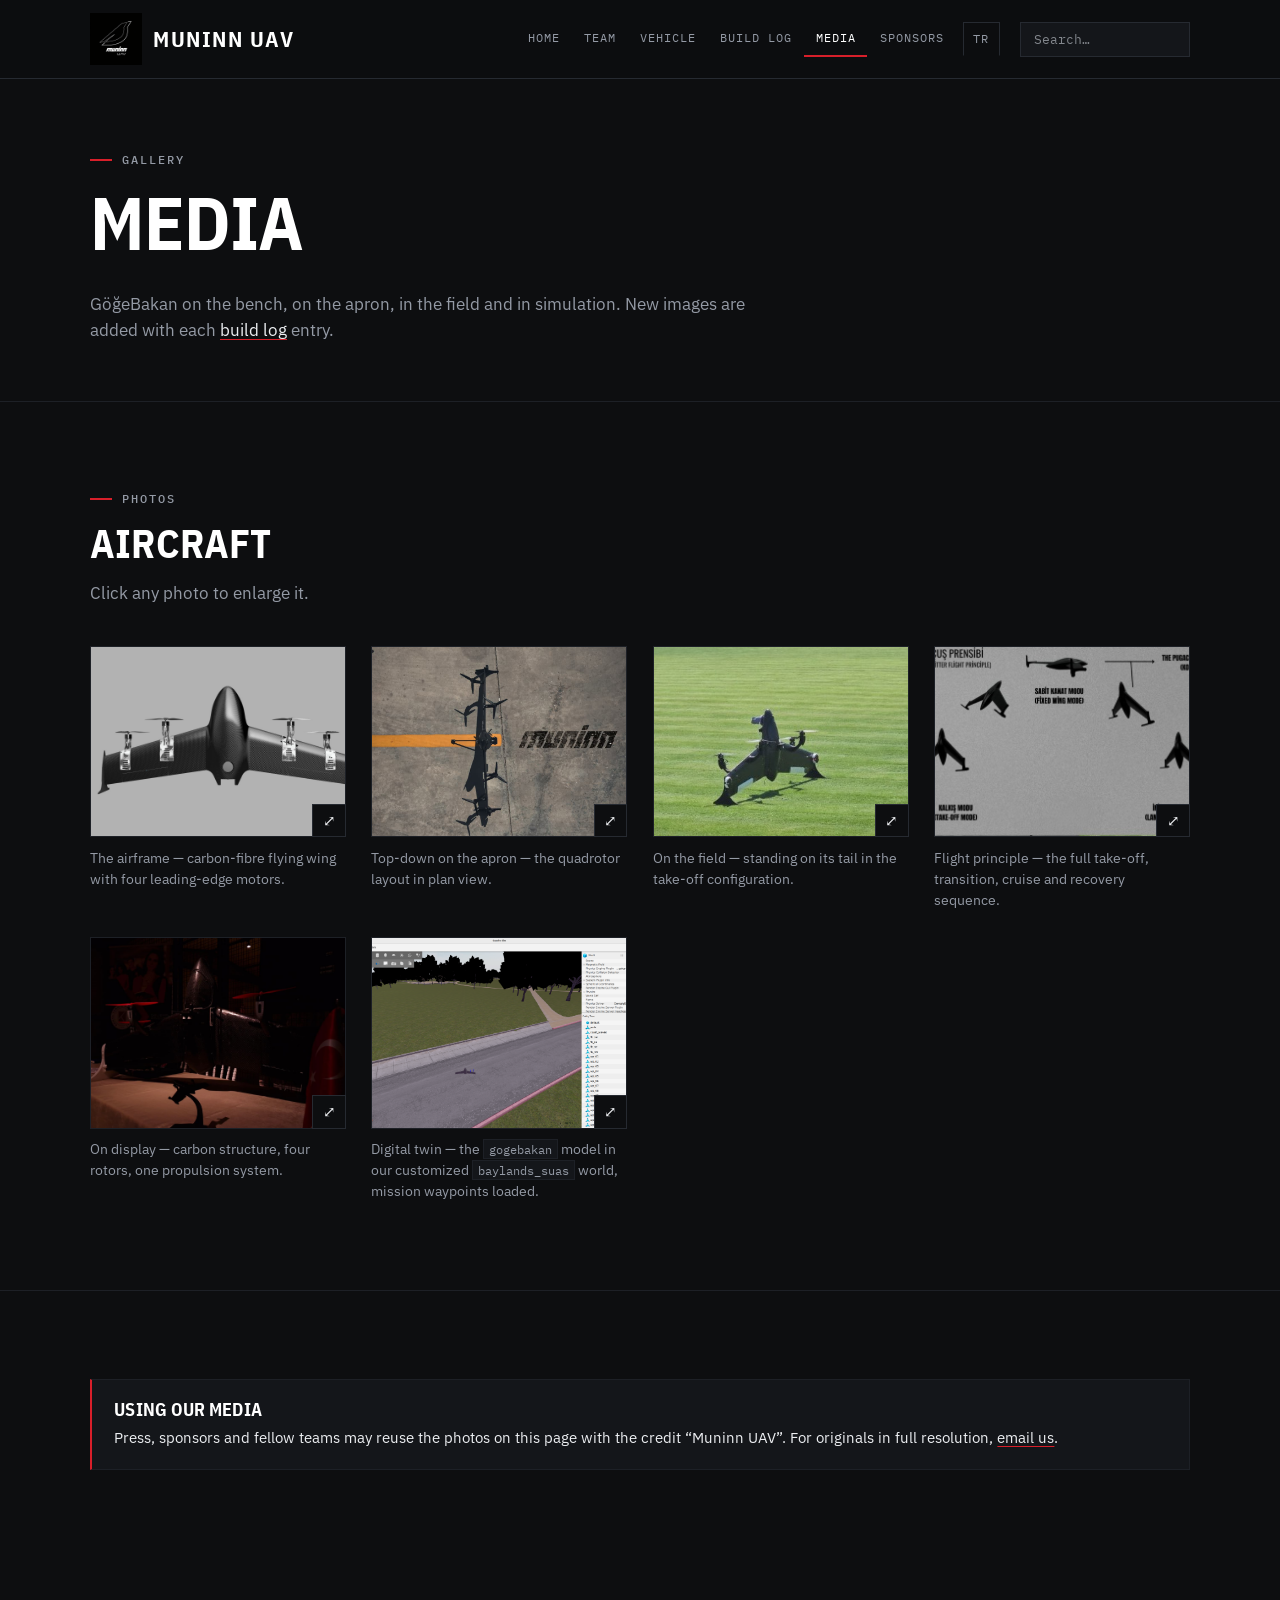
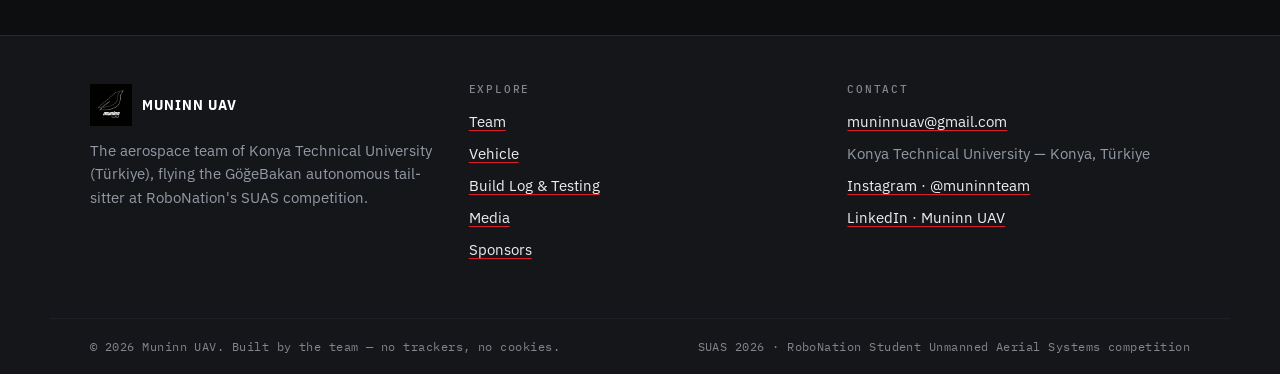
<file: media.html>
<!DOCTYPE html>
<html lang="en">
<head>
  <meta charset="utf-8">
  <meta name="viewport" content="width=device-width, initial-scale=1">
  <meta name="color-scheme" content="dark">
  <title>Media — Muninn UAV</title>
  <meta name="description" content="Photo and video gallery of Muninn UAV: GöğeBakan's build, bench tests, flight testing and the team behind it. Media grows with every build log entry.">
  <meta property="og:site_name" content="Muninn UAV">
  <meta property="og:type" content="website">
  <meta property="og:title" content="Media — Muninn UAV">
  <meta property="og:description" content="Photo and video gallery of Muninn UAV: GöğeBakan's build, bench tests, flight testing and the team behind it. Media grows with every build log entry.">
  <meta property="og:url" content="https://muninn-uav-team.github.io/muninn-uav-website/media.html">
  <meta property="og:image" content="https://muninn-uav-team.github.io/muninn-uav-website/assets/img/WhatsApp%20Image%202026-07-10%20at%2011.17.12.jpeg">
  <meta property="og:image:width" content="1024">
  <meta property="og:image:height" content="1024">
  <meta property="og:locale" content="en_US">
  <link rel="icon" type="image/jpeg" href="assets/img/WhatsApp%20Image%202026-07-10%20at%2011.17.12.jpeg">
  <link rel="alternate" hreflang="tr" href="tr/media.html">
  <link rel="stylesheet" href="assets/css/style.css">
</head>
<body>
<a class="skip-link" href="#main">Skip to main content</a>

<header class="site-header">
  <div class="container header-inner">
    <a class="brand" href="index.html">
      <img src="assets/img/WhatsApp%20Image%202026-07-10%20at%2011.17.12.jpeg" alt="" width="36" height="36">
      <span>Muninn UAV</span>
    </a>
    <button class="nav-toggle" aria-expanded="false" aria-controls="site-nav">
      <span class="nav-toggle-bars" aria-hidden="true"></span> Menu
    </button>
    <nav id="site-nav" class="site-nav" aria-label="Primary">
      <ul>
        <li><a href="index.html">Home</a></li>
        <li><a href="team.html">Team</a></li>
        <li><a href="vehicle.html">Vehicle</a></li>
        <li><a href="journey.html">Build Log</a></li>
        <li><a href="media.html" aria-current="page">Media</a></li>
        <li><a href="sponsors.html">Sponsors</a></li>
        <li class="lang-link"><a href="tr/media.html" lang="tr" hreflang="tr" title="Türkçe sürüm">TR</a></li>
      </ul>
      <div class="site-search" role="search">
        <label class="visually-hidden" for="site-search-input">Search this site</label>
        <input id="site-search-input" type="search" placeholder="Search…" autocomplete="off" aria-describedby="search-help">
        <span id="search-help" class="visually-hidden">Results appear below the field as you type. Use the arrow keys to move through them.</span>
        <ul id="search-results" class="search-results" hidden></ul>
        <p id="search-status" class="visually-hidden" role="status"></p>
      </div>
    </nav>
  </div>
</header>

<main id="main">

  <section class="page-hero">
    <div class="container">
      <p class="kicker">Gallery</p>
      <h1>Media</h1>
      <p class="lede">GöğeBakan on the bench, on the apron, in the field and in simulation.
      New images are added with each <a href="journey.html#log">build log</a> entry.</p>
    </div>
  </section>

  <section class="section" id="photos" aria-labelledby="photos-h">
    <div class="container">
      <div class="section-head">
        <p class="kicker">Photos</p>
        <h2 id="photos-h">Aircraft</h2>
        <p class="lede">Click any photo to enlarge it.</p>
      </div>
      <div class="grid cols-3">
        <figure>
          <img src="assets/img/WhatsApp%20Image%202026-07-26%20at%2016.55.04.jpeg" width="1600" height="900" loading="lazy"
               alt="GöğeBakan seen from the front: carbon-fibre flying wing, four propulsion motors on the leading edge, and wingtip fins.">
          <figcaption>The airframe — carbon-fibre flying wing with four leading-edge motors.</figcaption>
        </figure>
        <figure>
          <img src="assets/img/WhatsApp%20Image%202026-07-26%20at%2016.52.01.jpeg" width="900" height="1600" loading="lazy"
               alt="GöğeBakan photographed from directly above on an apron, next to the Muninn name stencilled on the concrete; the quadrotor layout of the four motors is clearly visible.">
          <figcaption>Top-down on the apron — the quadrotor layout in plan view.</figcaption>
        </figure>
        <figure>
          <img src="assets/img/gogebakan-hover-grass.jpg" width="380" height="272" loading="lazy"
               alt="GöğeBakan standing on its tail on a grass field, in the hover configuration used for take-off and landing.">
          <figcaption>On the field — standing on its tail in the take-off configuration.</figcaption>
        </figure>
        <figure>
          <img src="assets/img/gogebakan-flight-principle.jpg" width="815" height="386" loading="lazy"
               alt="GöğeBakan flight principle diagram: take-off mode, post take-off hover mode, fixed-wing mode, Pugachev's Cobra manoeuvre, pre-landing hover mode and landing mode.">
          <figcaption>Flight principle — the full take-off, transition, cruise and recovery sequence.</figcaption>
        </figure>
        <figure>
          <img src="assets/img/WhatsApp%20Image%202026-07-26%20at%2016.52.01%20(1).jpeg" width="1599" height="900" loading="lazy"
               alt="GöğeBakan on display at an exhibition stand next to a Turkish flag, its carbon-fibre structure and red propellers lit from the side.">
          <figcaption>On display — carbon structure, four rotors, one propulsion system.</figcaption>
        </figure>
        <figure>
          <img src="assets/media/Screenshot%20from%202026-07-26%2010-34-26.png" width="1851" height="1170" loading="lazy"
               alt="Gazebo Sim screenshot: the gogebakan flying-wing model over a road in our customized baylands_suas world, with the mission waypoint entities wp_01 to wp_15 and field-boundary markers visible in the entity tree.">
          <figcaption>Digital twin — the <code>gogebakan</code> model in our customized
          <code>baylands_suas</code> world, mission waypoints loaded.</figcaption>
        </figure>
      </div>
    </div>
  </section>

  <section class="section" id="usage" aria-labelledby="usage-h">
    <div class="container">
      <div class="callout">
        <h2 id="usage-h" style="font-size:1.15rem">Using our media</h2>
        <p class="small">Press, sponsors and fellow teams may reuse the photos on this page
        with the credit “Muninn UAV”. For originals in full resolution,
        <a href="mailto:muninnuav@gmail.com?subject=Media%20request">email us</a>.</p>
      </div>
    </div>
  </section>

</main>

<footer class="site-footer">
  <div class="container footer-grid">
    <div>
      <p class="footer-brand"><img src="assets/img/WhatsApp%20Image%202026-07-10%20at%2011.17.12.jpeg" alt="" width="30" height="30"> Muninn UAV</p>
      <p class="muted small">The aerospace team of Konya Technical University (Türkiye), flying the
      GöğeBakan autonomous tail-sitter at RoboNation's SUAS competition.</p>
    </div>
    <nav aria-label="Footer">
      <h4>Explore</h4>
      <ul>
        <li><a href="team.html">Team</a></li>
        <li><a href="vehicle.html">Vehicle</a></li>
        <li><a href="journey.html">Build Log &amp; Testing</a></li>
        <li><a href="media.html">Media</a></li>
        <li><a href="sponsors.html">Sponsors</a></li>
      </ul>
    </nav>
    <div>
      <h4>Contact</h4>
      <ul>
        <li><a href="mailto:muninnuav@gmail.com">muninnuav@gmail.com</a></li>
        <li class="muted">Konya Technical University — Konya, Türkiye</li>
        <li><a href="https://www.instagram.com/muninnteam" rel="external">Instagram · @muninnteam</a></li>
        <li><a href="https://www.linkedin.com/company/yazgi%CC%87t-muni%CC%87nn-i%CC%87ha/" rel="external">LinkedIn · Muninn UAV</a></li>
      </ul>
    </div>
  </div>
  <div class="footer-note container">
    <p>© <span id="footer-year">2026</span> Muninn UAV. Built by the team — no trackers, no cookies.</p>
    <p>SUAS 2026 · RoboNation Student Unmanned Aerial Systems competition</p>
  </div>
</footer>

<script src="assets/js/search-index.js" defer></script>
<script src="assets/js/main.js" defer></script>
</body>
</html>
</file>
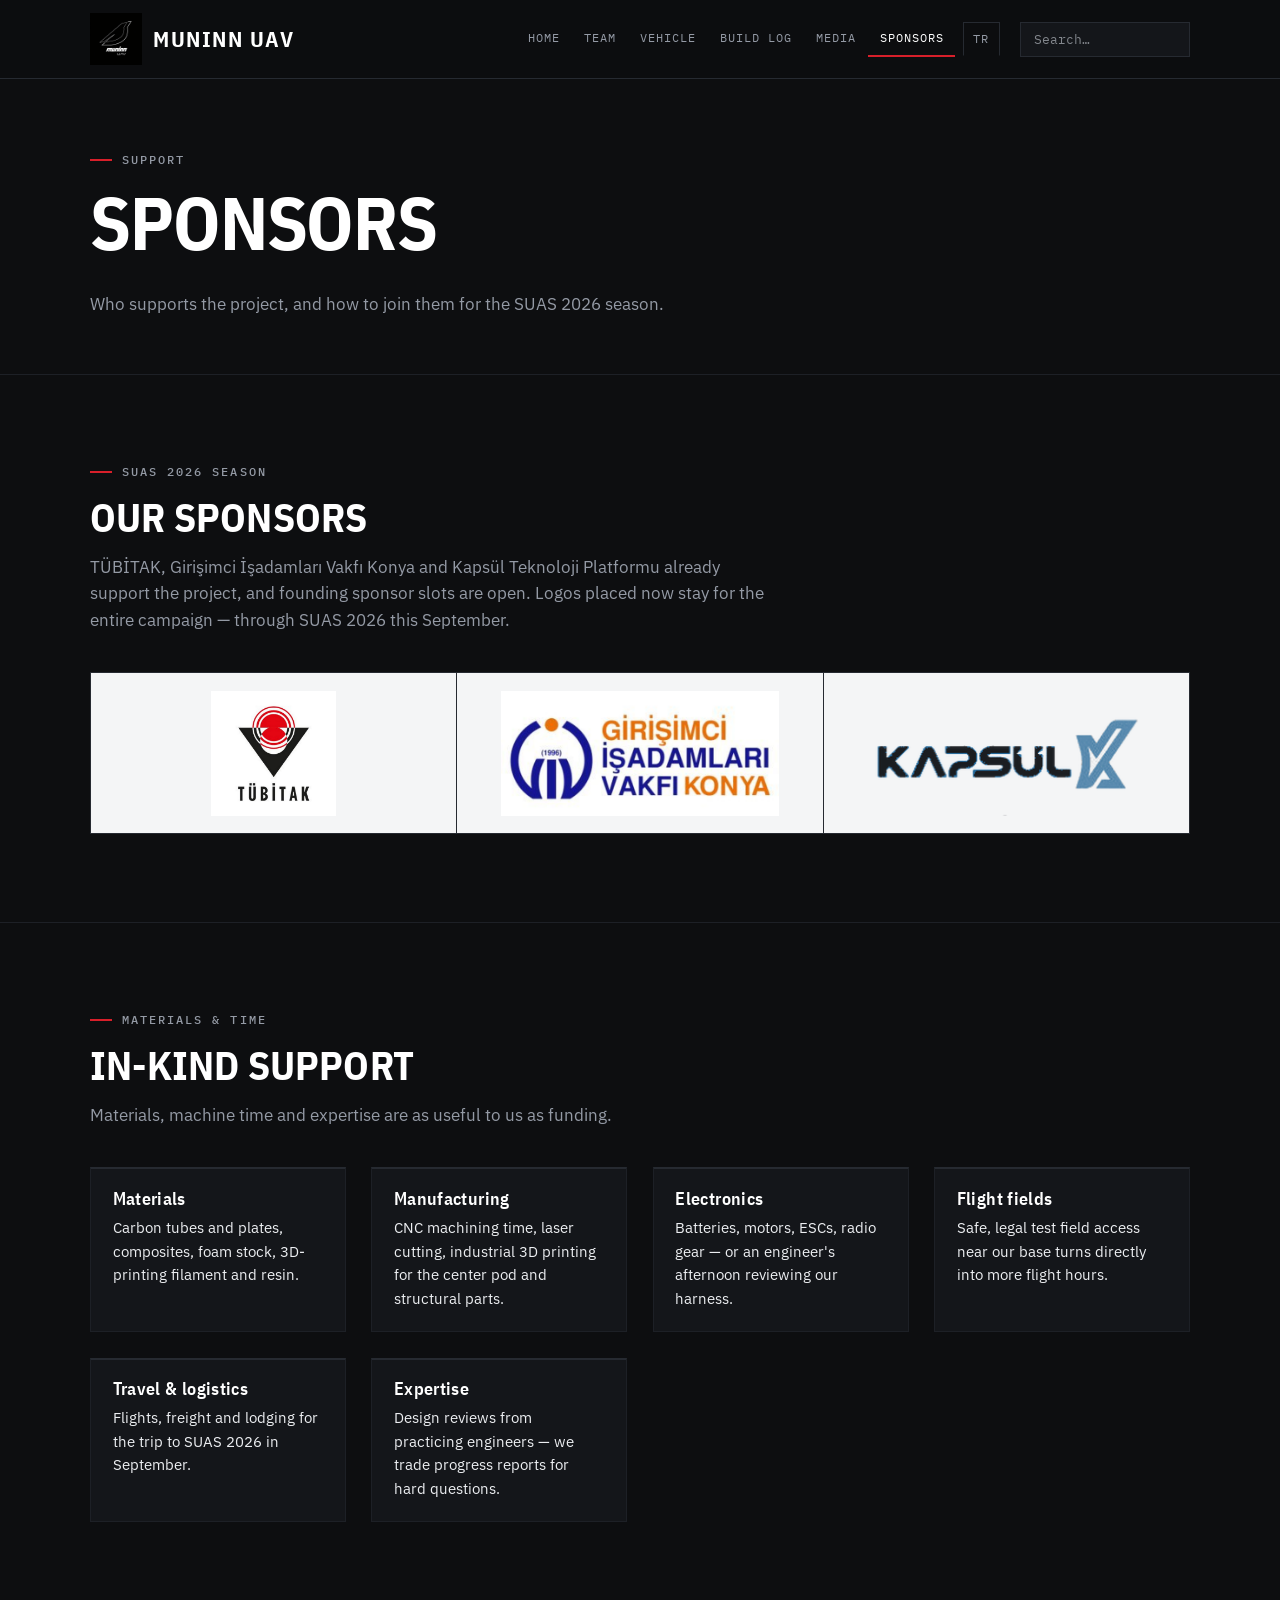
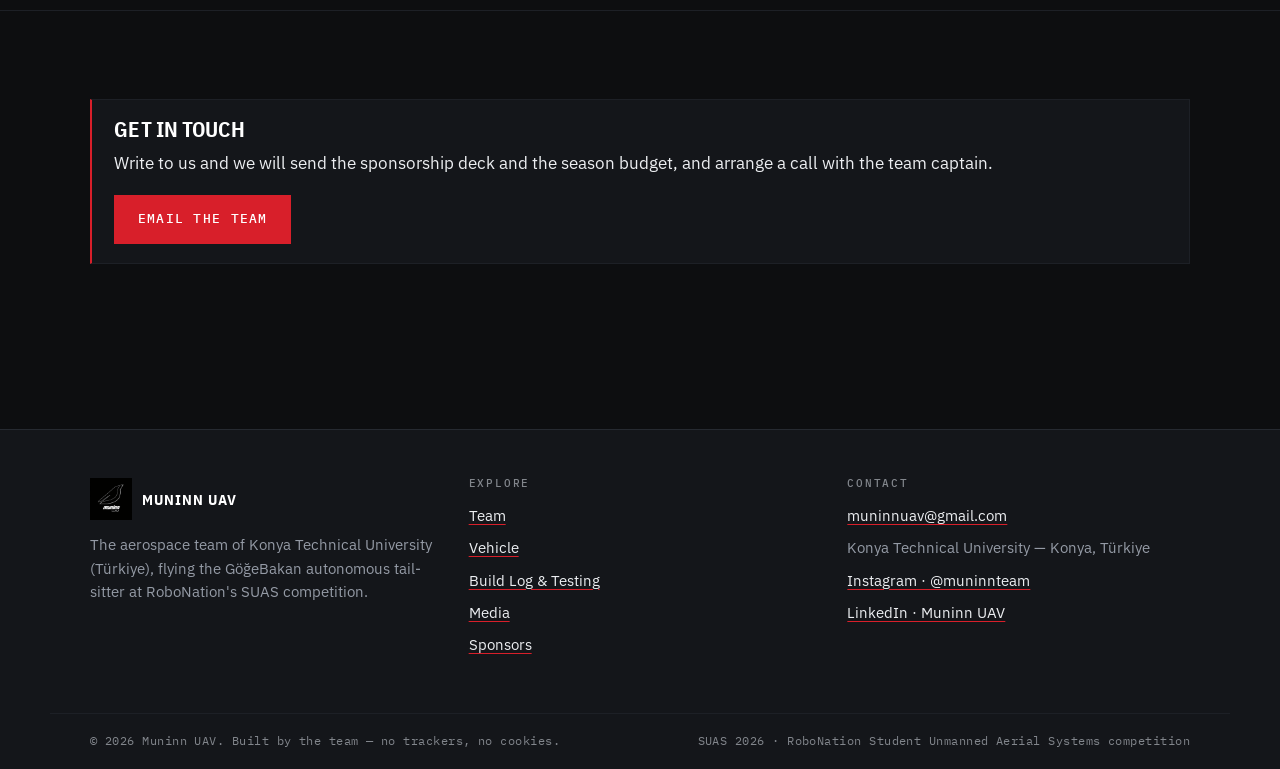
<file: sponsors.html>
<!DOCTYPE html>
<html lang="en">
<head>
  <meta charset="utf-8">
  <meta name="viewport" content="width=device-width, initial-scale=1">
  <meta name="color-scheme" content="dark">
  <title>Sponsors — Muninn UAV</title>
  <meta name="description" content="Sponsor Muninn UAV for the SUAS 2026 season: sponsorship tiers, in-kind support options and what your support buys — from carbon spars to the trip to SUAS 2026 this September.">
  <meta property="og:site_name" content="Muninn UAV">
  <meta property="og:type" content="website">
  <meta property="og:title" content="Sponsors — Muninn UAV">
  <meta property="og:description" content="Sponsor Muninn UAV for the SUAS 2026 season: sponsorship tiers, in-kind support options and what your support buys — from carbon spars to the trip to SUAS 2026 this September.">
  <meta property="og:url" content="https://muninn-uav-team.github.io/muninn-uav-website/sponsors.html">
  <meta property="og:image" content="https://muninn-uav-team.github.io/muninn-uav-website/assets/img/WhatsApp%20Image%202026-07-10%20at%2011.17.12.jpeg">
  <meta property="og:image:width" content="1024">
  <meta property="og:image:height" content="1024">
  <meta property="og:locale" content="en_US">
  <link rel="icon" type="image/jpeg" href="assets/img/WhatsApp%20Image%202026-07-10%20at%2011.17.12.jpeg">
  <link rel="alternate" hreflang="tr" href="tr/sponsors.html">
  <link rel="stylesheet" href="assets/css/style.css">
</head>
<body>
<a class="skip-link" href="#main">Skip to main content</a>

<header class="site-header">
  <div class="container header-inner">
    <a class="brand" href="index.html">
      <img src="assets/img/WhatsApp%20Image%202026-07-10%20at%2011.17.12.jpeg" alt="" width="36" height="36">
      <span>Muninn UAV</span>
    </a>
    <button class="nav-toggle" aria-expanded="false" aria-controls="site-nav">
      <span class="nav-toggle-bars" aria-hidden="true"></span> Menu
    </button>
    <nav id="site-nav" class="site-nav" aria-label="Primary">
      <ul>
        <li><a href="index.html">Home</a></li>
        <li><a href="team.html">Team</a></li>
        <li><a href="vehicle.html">Vehicle</a></li>
        <li><a href="journey.html">Build Log</a></li>
        <li><a href="media.html">Media</a></li>
        <li><a href="sponsors.html" aria-current="page">Sponsors</a></li>
        <li class="lang-link"><a href="tr/sponsors.html" lang="tr" hreflang="tr" title="Türkçe sürüm">TR</a></li>
      </ul>
      <div class="site-search" role="search">
        <label class="visually-hidden" for="site-search-input">Search this site</label>
        <input id="site-search-input" type="search" placeholder="Search…" autocomplete="off" aria-describedby="search-help">
        <span id="search-help" class="visually-hidden">Results appear below the field as you type. Use the arrow keys to move through them.</span>
        <ul id="search-results" class="search-results" hidden></ul>
        <p id="search-status" class="visually-hidden" role="status"></p>
      </div>
    </nav>
  </div>
</header>

<main id="main">

  <section class="page-hero">
    <div class="container">
      <p class="kicker">Support</p>
      <h1>Sponsors</h1>
      <p class="lede">Who supports the project, and how to join them for the SUAS 2026
      season.</p>
    </div>
  </section>

  <section class="section" id="current" aria-labelledby="current-h">
    <div class="container">
      <div class="section-head">
        <p class="kicker">SUAS 2026 season</p>
        <h2 id="current-h">Our sponsors</h2>
        <p class="lede">TÜBİTAK, Girişimci İşadamları Vakfı Konya and Kapsül Teknoloji Platformu
        already support the project, and founding sponsor slots are open. Logos placed now stay
        for the entire campaign — through SUAS 2026 this September.</p>
      </div>
      <div class="logo-row">
        <img src="assets/img/unnamed.jpg" width="320" height="140" alt="TÜBİTAK — project supporter">
        <img src="assets/img/giv-vakfi.png" width="320" height="140" alt="Girişimci İşadamları Vakfı Konya — project supporter">
        <img src="assets/img/kapsul-x.png" width="320" height="140" alt="Kapsül Teknoloji Platformu — project supporter">
      </div>
    </div>
  </section>

  <section class="section" id="inkind" aria-labelledby="inkind-h">
    <div class="container">
      <div class="section-head">
        <p class="kicker">Materials &amp; time</p>
        <h2 id="inkind-h">In-kind support</h2>
        <p class="lede">Materials, machine time and expertise are as useful to us as funding.</p>
      </div>
      <div class="grid cols-3">
        <div class="card"><h3>Materials</h3><p class="small">Carbon tubes and plates, composites,
        foam stock, 3D-printing filament and resin.</p></div>
        <div class="card"><h3>Manufacturing</h3><p class="small">CNC machining time, laser
        cutting, industrial 3D printing for the center pod and structural parts.</p></div>
        <div class="card"><h3>Electronics</h3><p class="small">Batteries, motors, ESCs, radio
        gear — or an engineer's afternoon reviewing our harness.</p></div>
        <div class="card"><h3>Flight fields</h3><p class="small">Safe, legal test field access
        near our base turns directly into more flight hours.</p></div>
        <div class="card"><h3>Travel &amp; logistics</h3><p class="small">Flights, freight and
        lodging for the trip to SUAS 2026 in September.</p></div>
        <div class="card"><h3>Expertise</h3><p class="small">Design reviews from practicing
        engineers — we trade progress reports for hard questions.</p></div>
      </div>
    </div>
  </section>

  <section class="section" id="contact-cta" aria-labelledby="cta-h">
    <div class="container">
      <div class="callout">
        <h2 id="cta-h" style="font-size:1.3rem">Get in touch</h2>
        <p>Write to us and we will send the sponsorship deck and the season budget, and
        arrange a call with the team captain.</p>
        <p style="margin-top:1rem">
          <a class="btn btn-primary" href="mailto:muninnuav@gmail.com?subject=Sponsorship%20—%20Toros%20UAS">Email the team</a>
        </p>
      </div>
    </div>
  </section>

</main>

<footer class="site-footer">
  <div class="container footer-grid">
    <div>
      <p class="footer-brand"><img src="assets/img/WhatsApp%20Image%202026-07-10%20at%2011.17.12.jpeg" alt="" width="30" height="30"> Muninn UAV</p>
      <p class="muted small">The aerospace team of Konya Technical University (Türkiye), flying the
      GöğeBakan autonomous tail-sitter at RoboNation's SUAS competition.</p>
    </div>
    <nav aria-label="Footer">
      <h4>Explore</h4>
      <ul>
        <li><a href="team.html">Team</a></li>
        <li><a href="vehicle.html">Vehicle</a></li>
        <li><a href="journey.html">Build Log &amp; Testing</a></li>
        <li><a href="media.html">Media</a></li>
        <li><a href="sponsors.html">Sponsors</a></li>
      </ul>
    </nav>
    <div>
      <h4>Contact</h4>
      <ul>
        <li><a href="mailto:muninnuav@gmail.com">muninnuav@gmail.com</a></li>
        <li class="muted">Konya Technical University — Konya, Türkiye</li>
        <li><a href="https://www.instagram.com/muninnteam" rel="external">Instagram · @muninnteam</a></li>
        <li><a href="https://www.linkedin.com/company/yazgi%CC%87t-muni%CC%87nn-i%CC%87ha/" rel="external">LinkedIn · Muninn UAV</a></li>
      </ul>
    </div>
  </div>
  <div class="footer-note container">
    <p>© <span id="footer-year">2026</span> Muninn UAV. Built by the team — no trackers, no cookies.</p>
    <p>SUAS 2026 · RoboNation Student Unmanned Aerial Systems competition</p>
  </div>
</footer>

<script src="assets/js/search-index.js" defer></script>
<script src="assets/js/main.js" defer></script>
</body>
</html>
</file>
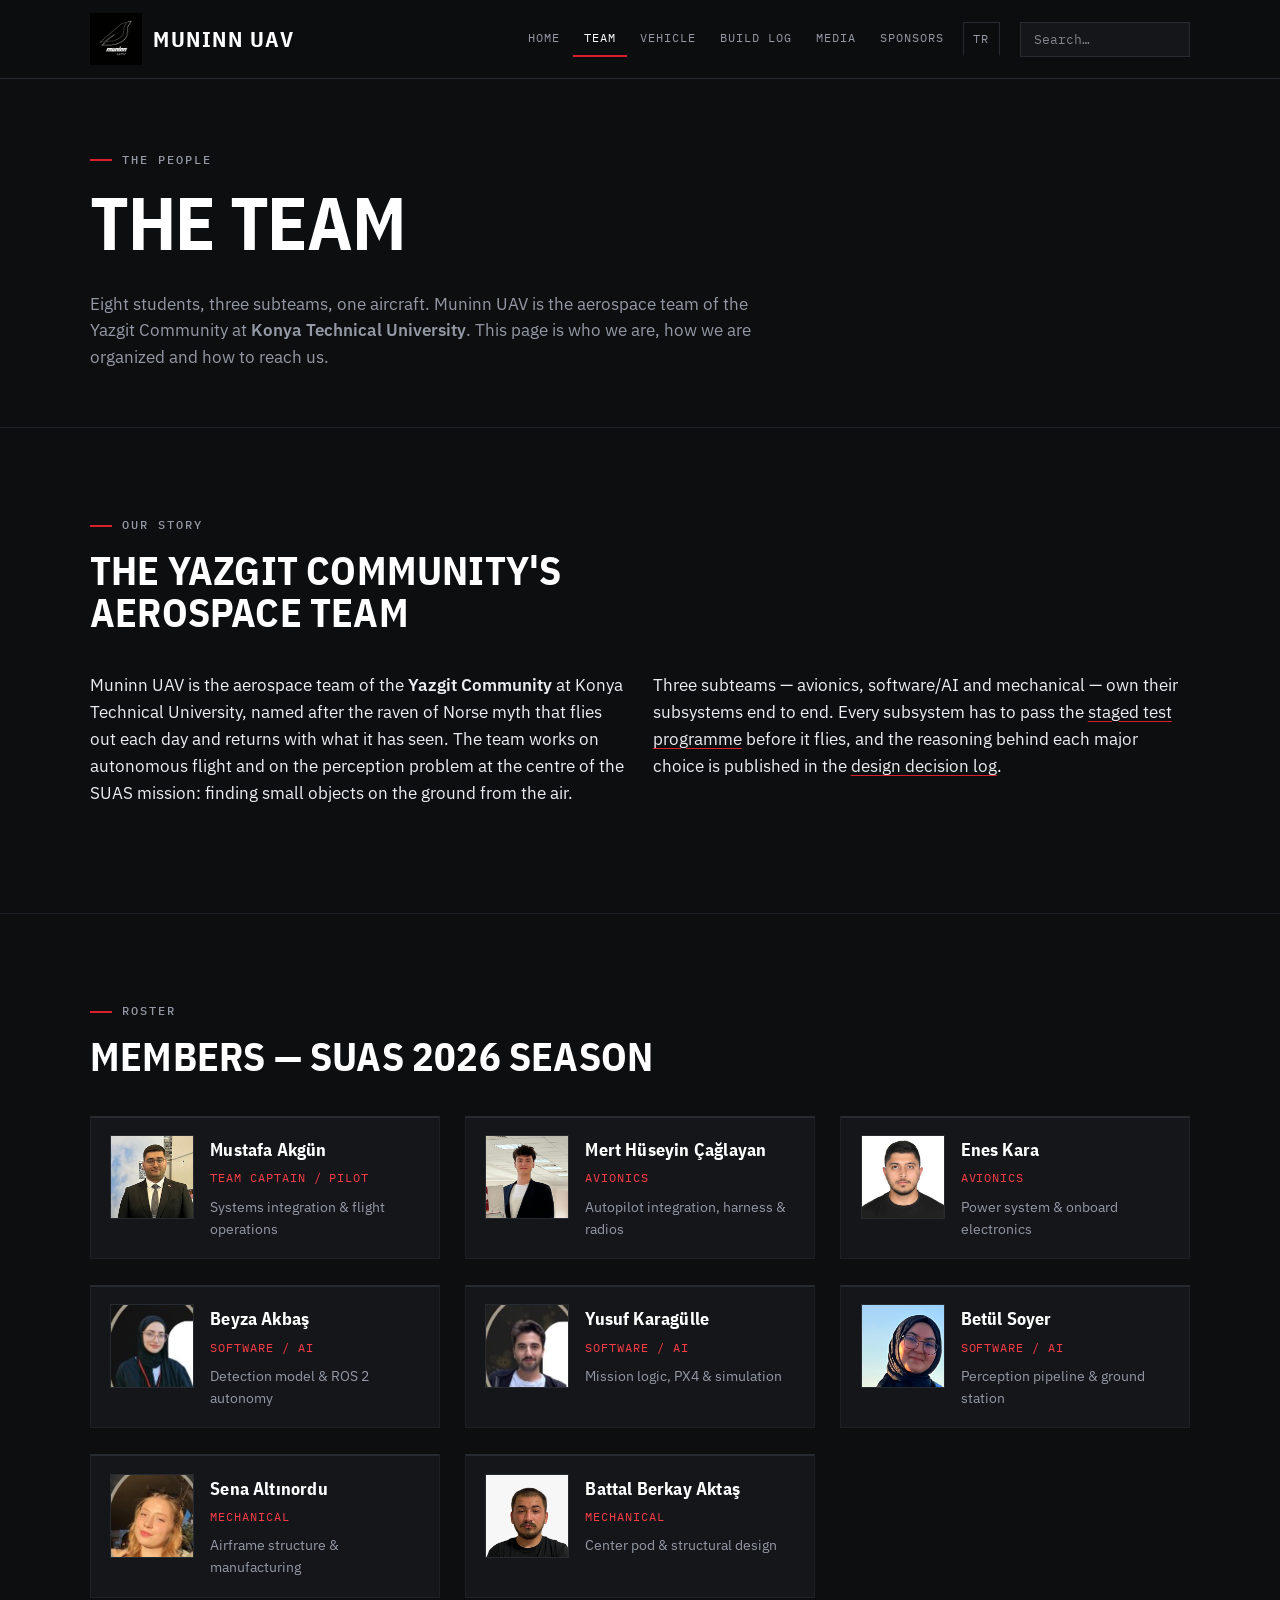
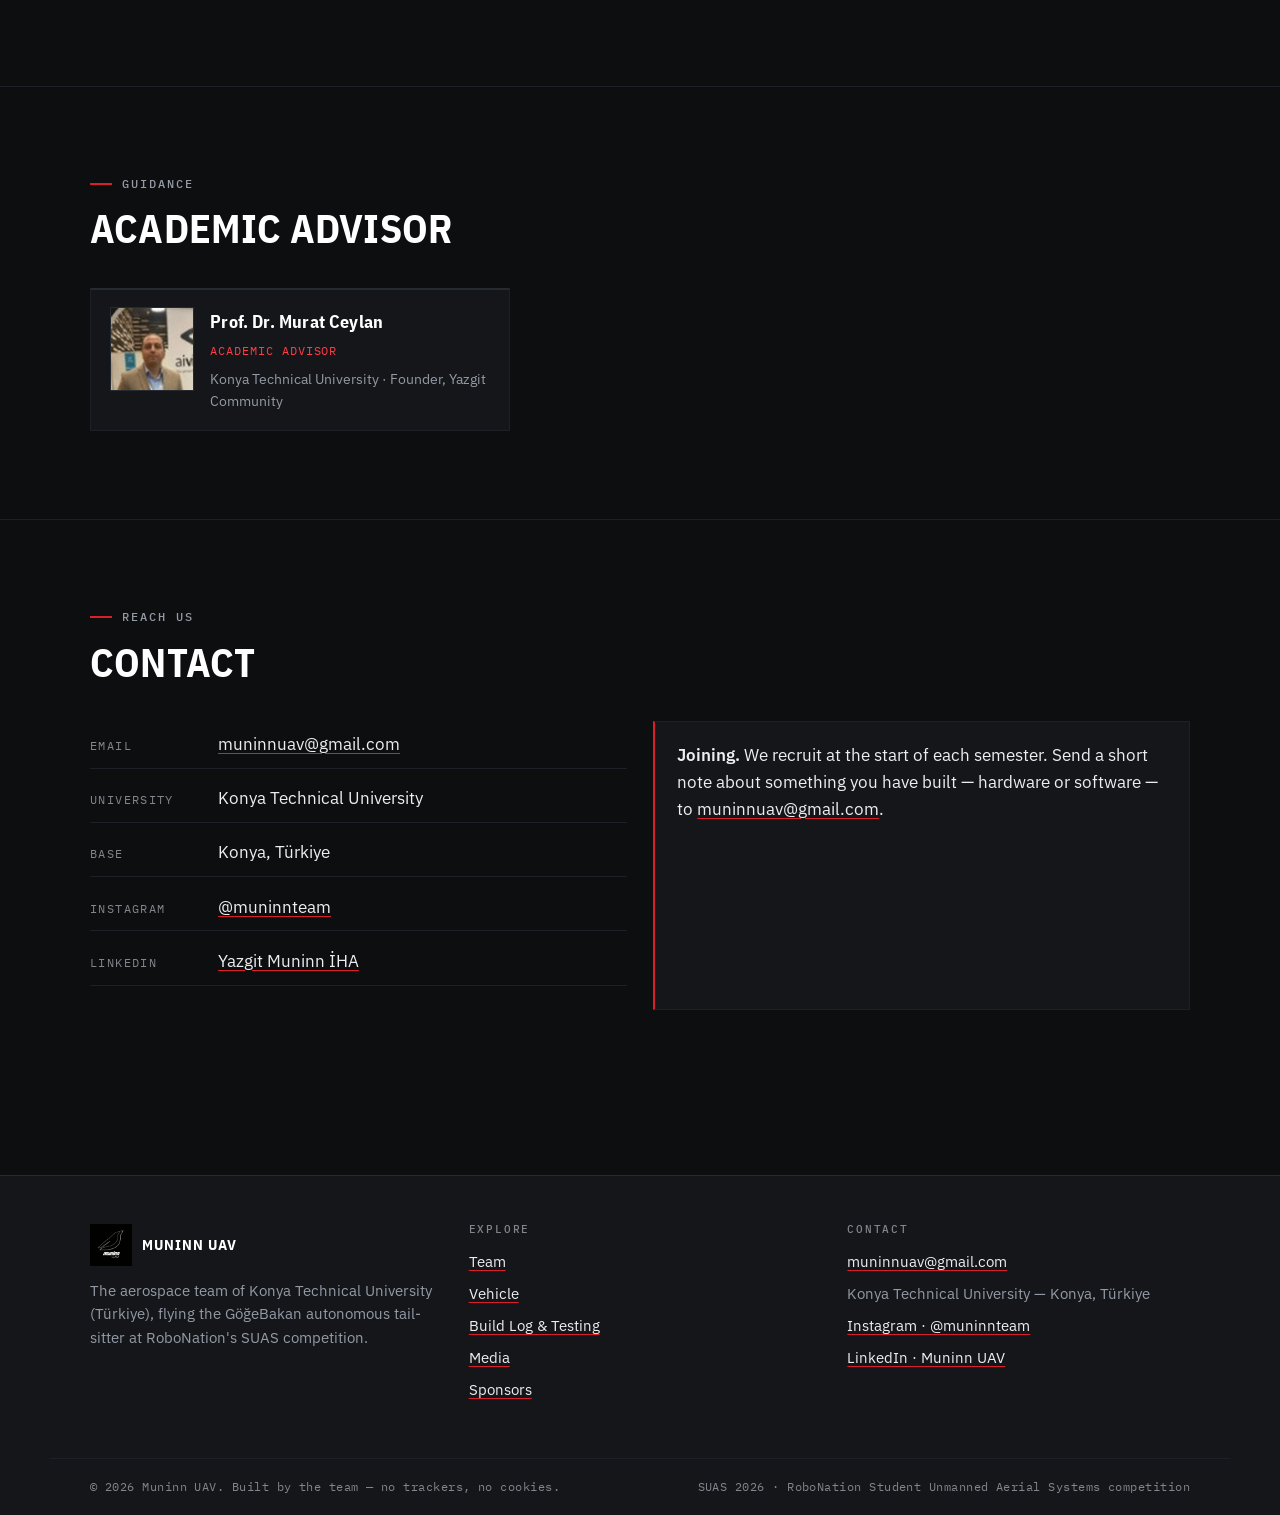
<file: team.html>
<!DOCTYPE html>
<html lang="en">
<head>
  <meta charset="utf-8">
  <meta name="viewport" content="width=device-width, initial-scale=1">
  <meta name="color-scheme" content="dark">
  <title>Team — Muninn UAV</title>
  <meta name="description" content="Meet Muninn UAV, the Yazgit Community team at Konya Technical University: eight student engineers in three subteams — avionics, software/AI and mechanical — plus our faculty advisor and contact details.">
  <meta property="og:site_name" content="Muninn UAV">
  <meta property="og:type" content="website">
  <meta property="og:title" content="Team — Muninn UAV">
  <meta property="og:description" content="Meet Muninn UAV, the Yazgit Community team at Konya Technical University: eight student engineers in three subteams — avionics, software/AI and mechanical — plus our faculty advisor and contact details.">
  <meta property="og:url" content="https://muninn-uav-team.github.io/muninn-uav-website/team.html">
  <meta property="og:image" content="https://muninn-uav-team.github.io/muninn-uav-website/assets/img/WhatsApp%20Image%202026-07-10%20at%2011.17.12.jpeg">
  <meta property="og:image:width" content="1024">
  <meta property="og:image:height" content="1024">
  <meta property="og:locale" content="en_US">
  <link rel="icon" type="image/jpeg" href="assets/img/WhatsApp%20Image%202026-07-10%20at%2011.17.12.jpeg">
  <link rel="alternate" hreflang="tr" href="tr/team.html">
  <link rel="stylesheet" href="assets/css/style.css">
</head>
<body>
<a class="skip-link" href="#main">Skip to main content</a>

<header class="site-header">
  <div class="container header-inner">
    <a class="brand" href="index.html">
      <img src="assets/img/WhatsApp%20Image%202026-07-10%20at%2011.17.12.jpeg" alt="" width="36" height="36">
      <span>Muninn UAV</span>
    </a>
    <button class="nav-toggle" aria-expanded="false" aria-controls="site-nav">
      <span class="nav-toggle-bars" aria-hidden="true"></span> Menu
    </button>
    <nav id="site-nav" class="site-nav" aria-label="Primary">
      <ul>
        <li><a href="index.html">Home</a></li>
        <li><a href="team.html" aria-current="page">Team</a></li>
        <li><a href="vehicle.html">Vehicle</a></li>
        <li><a href="journey.html">Build Log</a></li>
        <li><a href="media.html">Media</a></li>
        <li><a href="sponsors.html">Sponsors</a></li>
        <li class="lang-link"><a href="tr/team.html" lang="tr" hreflang="tr" title="Türkçe sürüm">TR</a></li>
      </ul>
      <div class="site-search" role="search">
        <label class="visually-hidden" for="site-search-input">Search this site</label>
        <input id="site-search-input" type="search" placeholder="Search…" autocomplete="off" aria-describedby="search-help">
        <span id="search-help" class="visually-hidden">Results appear below the field as you type. Use the arrow keys to move through them.</span>
        <ul id="search-results" class="search-results" hidden></ul>
        <p id="search-status" class="visually-hidden" role="status"></p>
      </div>
    </nav>
  </div>
</header>

<main id="main">

  <section class="page-hero">
    <div class="container">
      <p class="kicker">The people</p>
      <h1>The Team</h1>
      <p class="lede">Eight students, three subteams, one aircraft. Muninn UAV is the aerospace
      team of the Yazgit Community at <strong>Konya Technical University</strong>. This page is
      who we are, how we are organized and how to reach us.</p>
    </div>
  </section>

  <section class="section" id="about" aria-labelledby="about-h">
    <div class="container">
      <div class="section-head">
        <p class="kicker">Our story</p>
        <h2 id="about-h">The Yazgit Community's aerospace team</h2>
      </div>
      <div class="grid cols-2">
        <p>Muninn UAV is the aerospace team of the <strong>Yazgit Community</strong> at Konya
        Technical University, named after the raven of Norse myth that flies out each day and
        returns with what it has seen. The team works on autonomous flight and on the perception
        problem at the centre of the SUAS mission: finding small objects on the ground from the
        air.</p>
        <p>Three subteams — avionics, software/AI and mechanical — own their subsystems end to
        end. Every subsystem has to pass the
        <a href="journey.html#testing">staged test programme</a> before it flies, and the
        reasoning behind each major choice is published in the
        <a href="vehicle.html#design-decisions">design decision log</a>.</p>
      </div>
    </div>
  </section>

  <section class="section" id="members" aria-labelledby="members-h">
    <div class="container">
      <div class="section-head">
        <p class="kicker">Roster</p>
        <h2 id="members-h">Members — SUAS 2026 season</h2>
      </div>
      <div class="grid cols-3">
        <div class="card member-card">
          <img class="member-avatar" src="assets/img/team/mustafa-akgun.jpg" alt="Portrait of Mustafa Akgün" width="84" height="84" loading="lazy">
          <span>
            <span class="member-name">Mustafa Akgün</span>
            <span class="member-role">Team captain / Pilot</span>
            <span class="member-sub">Systems integration &amp; flight operations</span>
          </span>
        </div>
        <div class="card member-card">
          <img class="member-avatar" src="assets/img/team/mert-huseyin-caglayan.jpg" alt="Portrait of Mert Hüseyin Çağlayan" width="84" height="84" loading="lazy">
          <span>
            <span class="member-name">Mert Hüseyin Çağlayan</span>
            <span class="member-role">Avionics</span>
            <span class="member-sub">Autopilot integration, harness &amp; radios</span>
          </span>
        </div>
        <div class="card member-card">
          <img class="member-avatar" src="assets/img/team/enes-kara.jpg" alt="Portrait of Enes Kara" width="84" height="84" loading="lazy">
          <span>
            <span class="member-name">Enes Kara</span>
            <span class="member-role">Avionics</span>
            <span class="member-sub">Power system &amp; onboard electronics</span>
          </span>
        </div>
        <div class="card member-card">
          <img class="member-avatar" src="assets/img/team/beyza-akbas.jpg" alt="Portrait of Beyza Akbaş" width="84" height="84" loading="lazy">
          <span>
            <span class="member-name">Beyza Akbaş</span>
            <span class="member-role">Software / AI</span>
            <span class="member-sub">Detection model &amp; ROS 2 autonomy</span>
          </span>
        </div>
        <div class="card member-card">
          <img class="member-avatar" src="assets/img/team/yusuf-karagulle.jpg" alt="Portrait of Yusuf Karagülle" width="84" height="84" loading="lazy">
          <span>
            <span class="member-name">Yusuf Karagülle</span>
            <span class="member-role">Software / AI</span>
            <span class="member-sub">Mission logic, PX4 &amp; simulation</span>
          </span>
        </div>
        <div class="card member-card">
          <img class="member-avatar" src="assets/img/team/betul-soyer.jpg" alt="Portrait of Betül Soyer" width="84" height="84" loading="lazy">
          <span>
            <span class="member-name">Betül Soyer</span>
            <span class="member-role">Software / AI</span>
            <span class="member-sub">Perception pipeline &amp; ground station</span>
          </span>
        </div>
        <div class="card member-card">
          <img class="member-avatar" src="assets/img/team/sena-altinordu.jpg" alt="Portrait of Sena Altınordu" width="84" height="84" loading="lazy">
          <span>
            <span class="member-name">Sena Altınordu</span>
            <span class="member-role">Mechanical</span>
            <span class="member-sub">Airframe structure &amp; manufacturing</span>
          </span>
        </div>
        <div class="card member-card">
          <img class="member-avatar" src="assets/img/team/berkay-aktas.jpg" alt="Portrait of Battal Berkay Aktaş" width="84" height="84" loading="lazy">
          <span>
            <span class="member-name">Battal Berkay Aktaş</span>
            <span class="member-role">Mechanical</span>
            <span class="member-sub">Center pod &amp; structural design</span>
          </span>
        </div>
      </div>
    </div>
  </section>

  <section class="section" id="advisor" aria-labelledby="advisor-h">
    <div class="container">
      <div class="section-head">
        <p class="kicker">Guidance</p>
        <h2 id="advisor-h">Academic advisor</h2>
      </div>
      <div class="card member-card" style="max-width:420px">
        <img class="member-avatar" src="assets/img/team/murat-ceylan.jpg" alt="Portrait of Prof. Dr. Murat Ceylan" width="84" height="84" loading="lazy">
        <span>
          <span class="member-name">Prof. Dr. Murat Ceylan</span>
          <span class="member-role">Academic advisor</span>
          <span class="member-sub">Konya Technical University · Founder, Yazgit Community</span>
        </span>
      </div>
    </div>
  </section>

  <section class="section" id="contact" aria-labelledby="contact-h">
    <div class="container">
      <div class="section-head">
        <p class="kicker">Reach us</p>
        <h2 id="contact-h">Contact</h2>
      </div>
      <div class="grid cols-2">
        <ul class="contact-list">
          <li><span class="c-label">Email</span> <a href="mailto:muninnuav@gmail.com">muninnuav@gmail.com</a></li>
          <li><span class="c-label">University</span> <span>Konya Technical University</span></li>
          <li><span class="c-label">Base</span> <span>Konya, Türkiye</span></li>
          <li><span class="c-label">Instagram</span> <a href="https://www.instagram.com/muninnteam" rel="external">@muninnteam</a></li>
          <li><span class="c-label">LinkedIn</span> <a href="https://www.linkedin.com/company/yazgi%CC%87t-muni%CC%87nn-i%CC%87ha/" rel="external">Yazgit Muninn İHA</a></li>
        </ul>
        <div class="callout" id="join">
          <p><strong>Joining.</strong> We recruit at the start of each semester. Send a short
          note about something you have built — hardware or software — to
          <a href="mailto:muninnuav@gmail.com?subject=Joining%20Muninn%20UAV">muninnuav@gmail.com</a>.</p>
        </div>
      </div>
    </div>
  </section>

</main>

<footer class="site-footer">
  <div class="container footer-grid">
    <div>
      <p class="footer-brand"><img src="assets/img/WhatsApp%20Image%202026-07-10%20at%2011.17.12.jpeg" alt="" width="30" height="30"> Muninn UAV</p>
      <p class="muted small">The aerospace team of Konya Technical University (Türkiye), flying the
      GöğeBakan autonomous tail-sitter at RoboNation's SUAS competition.</p>
    </div>
    <nav aria-label="Footer">
      <h4>Explore</h4>
      <ul>
        <li><a href="team.html">Team</a></li>
        <li><a href="vehicle.html">Vehicle</a></li>
        <li><a href="journey.html">Build Log &amp; Testing</a></li>
        <li><a href="media.html">Media</a></li>
        <li><a href="sponsors.html">Sponsors</a></li>
      </ul>
    </nav>
    <div>
      <h4>Contact</h4>
      <ul>
        <li><a href="mailto:muninnuav@gmail.com">muninnuav@gmail.com</a></li>
        <li class="muted">Konya Technical University — Konya, Türkiye</li>
        <li><a href="https://www.instagram.com/muninnteam" rel="external">Instagram · @muninnteam</a></li>
        <li><a href="https://www.linkedin.com/company/yazgi%CC%87t-muni%CC%87nn-i%CC%87ha/" rel="external">LinkedIn · Muninn UAV</a></li>
      </ul>
    </div>
  </div>
  <div class="footer-note container">
    <p>© <span id="footer-year">2026</span> Muninn UAV. Built by the team — no trackers, no cookies.</p>
    <p>SUAS 2026 · RoboNation Student Unmanned Aerial Systems competition</p>
  </div>
</footer>

<script src="assets/js/search-index.js" defer></script>
<script src="assets/js/main.js" defer></script>
</body>
</html>
</file>
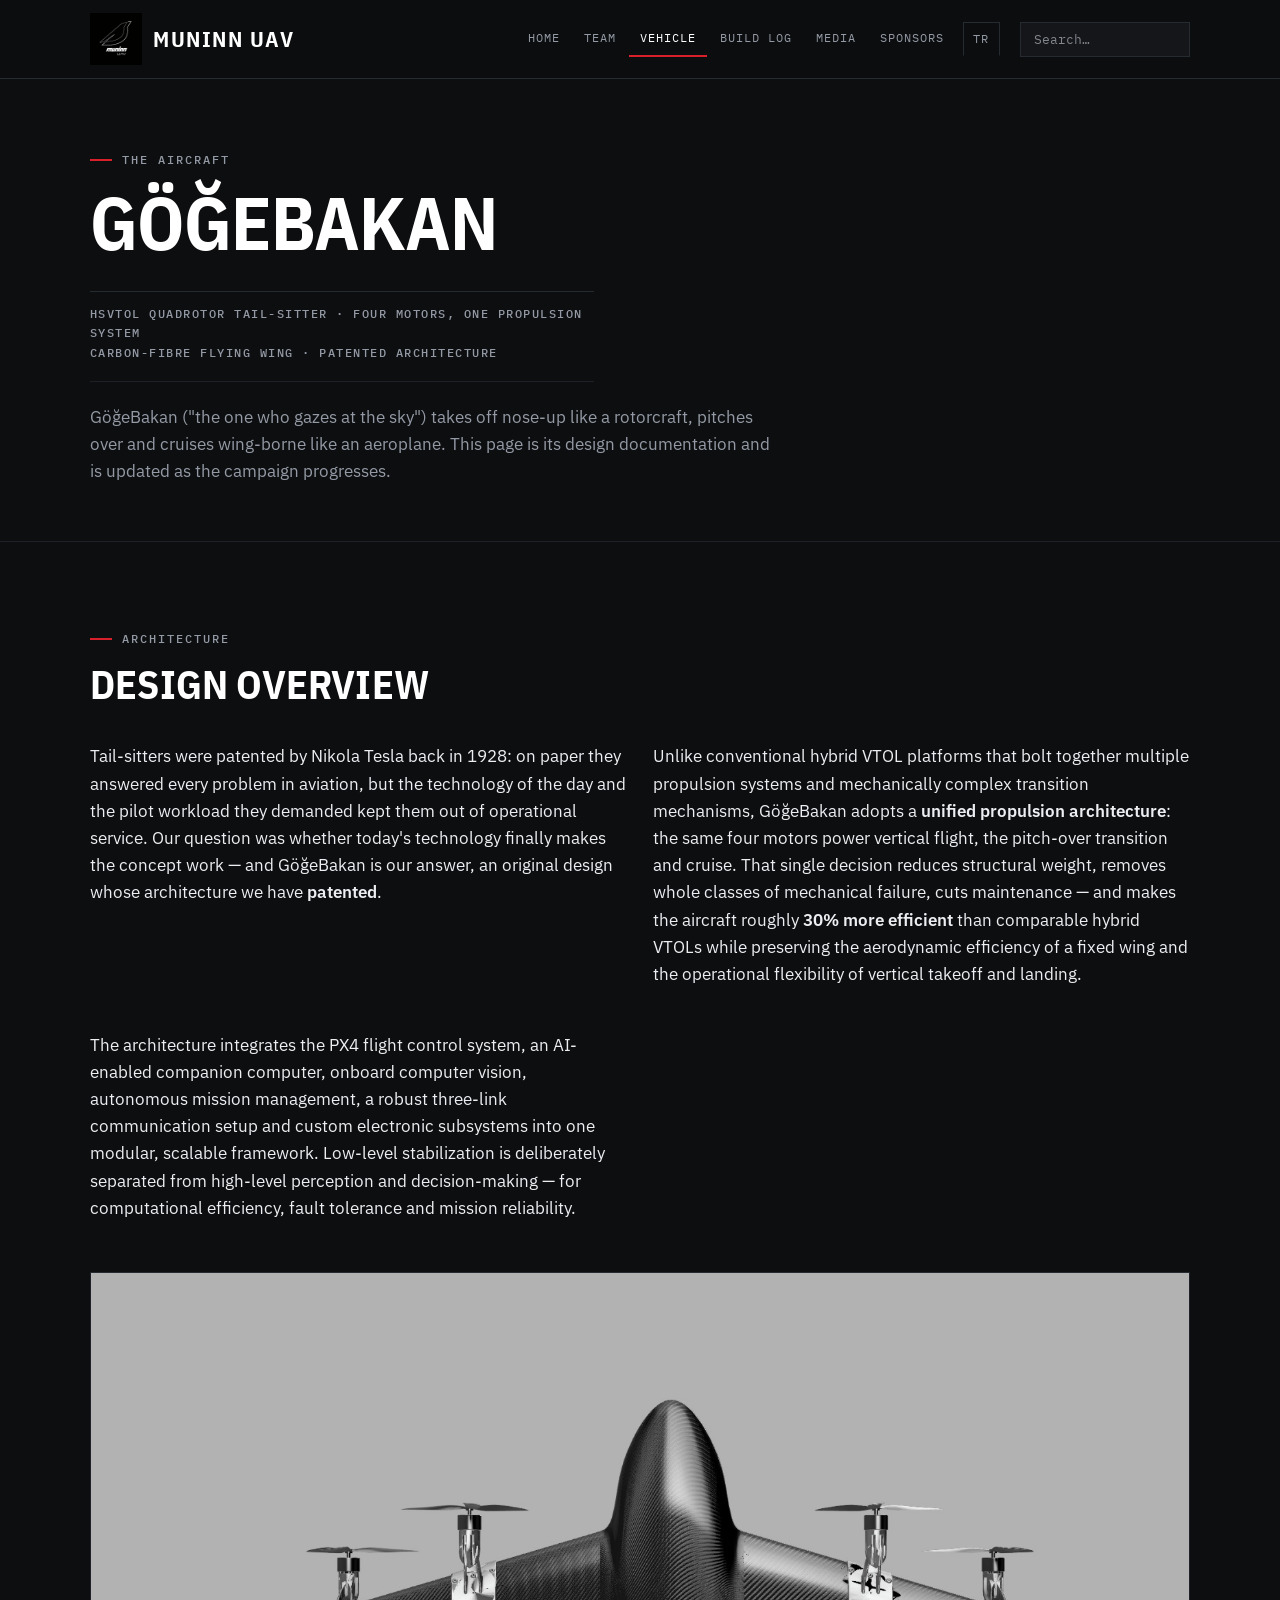
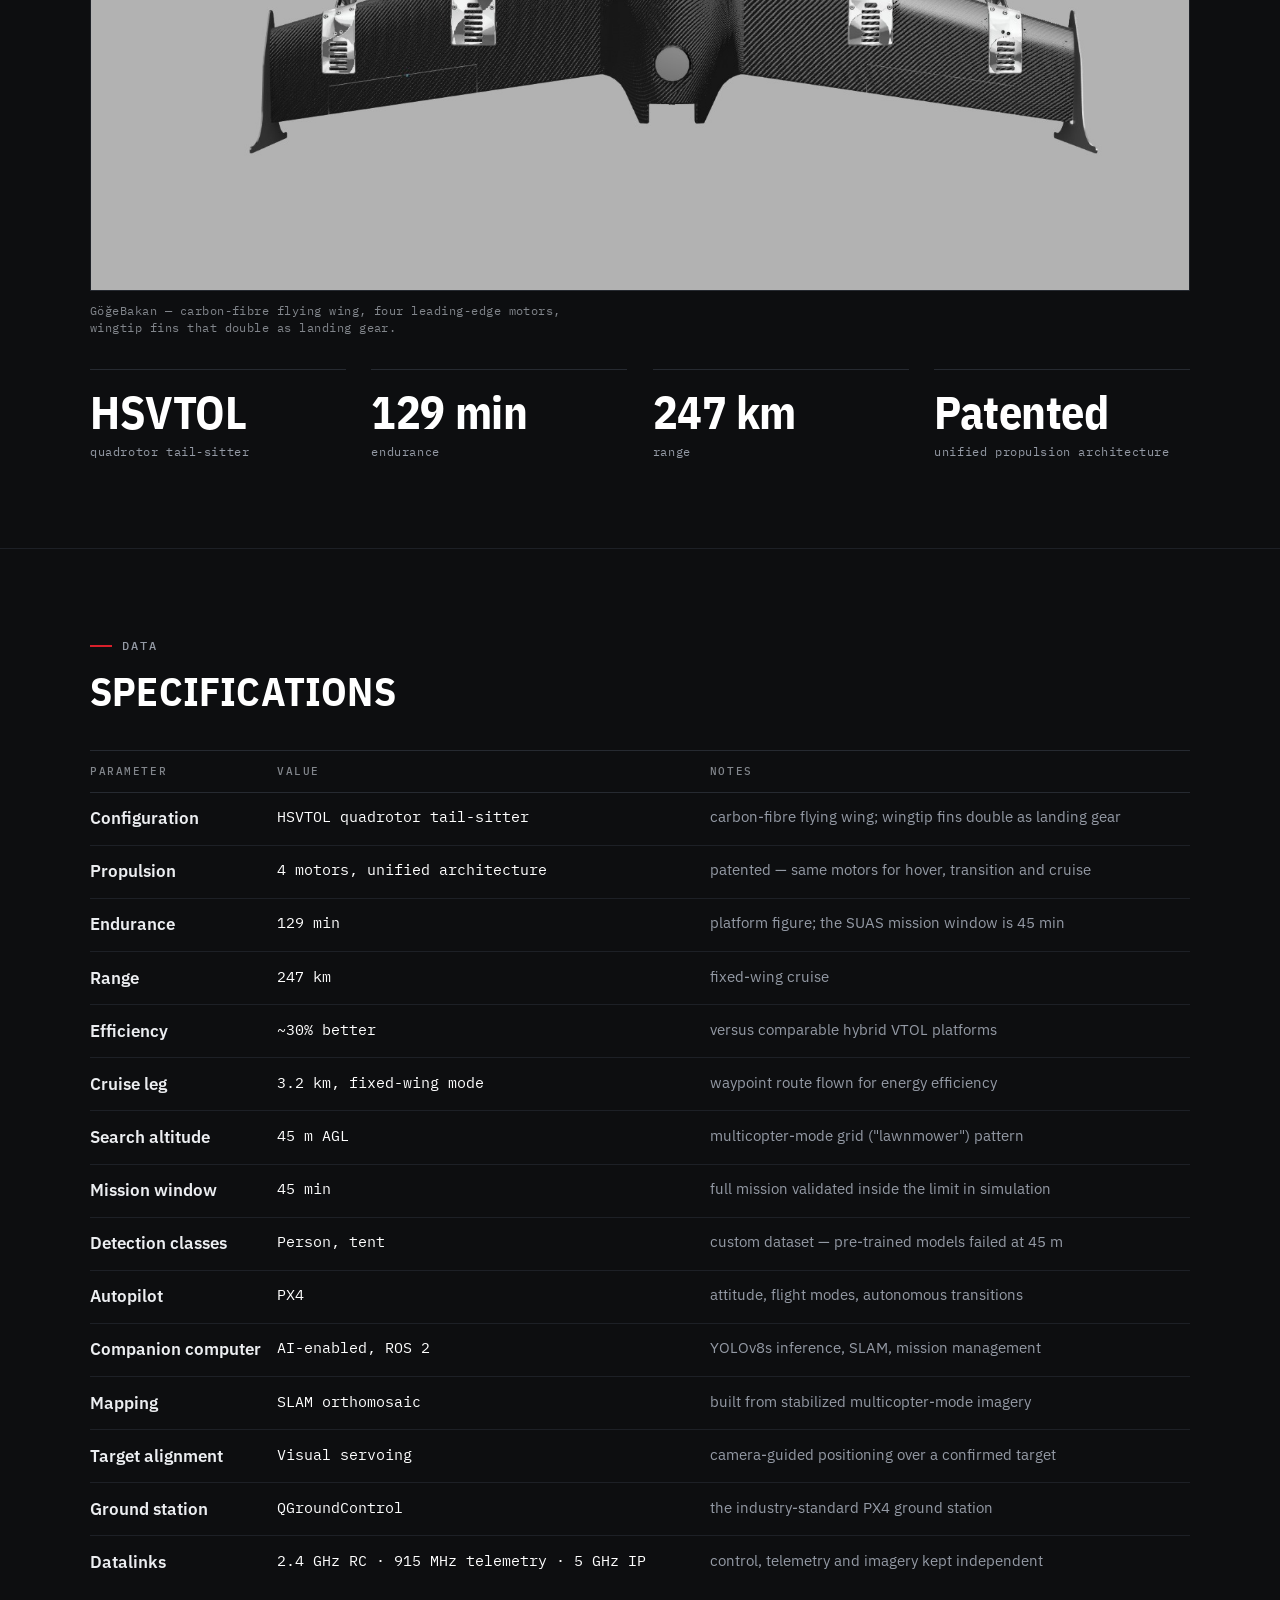
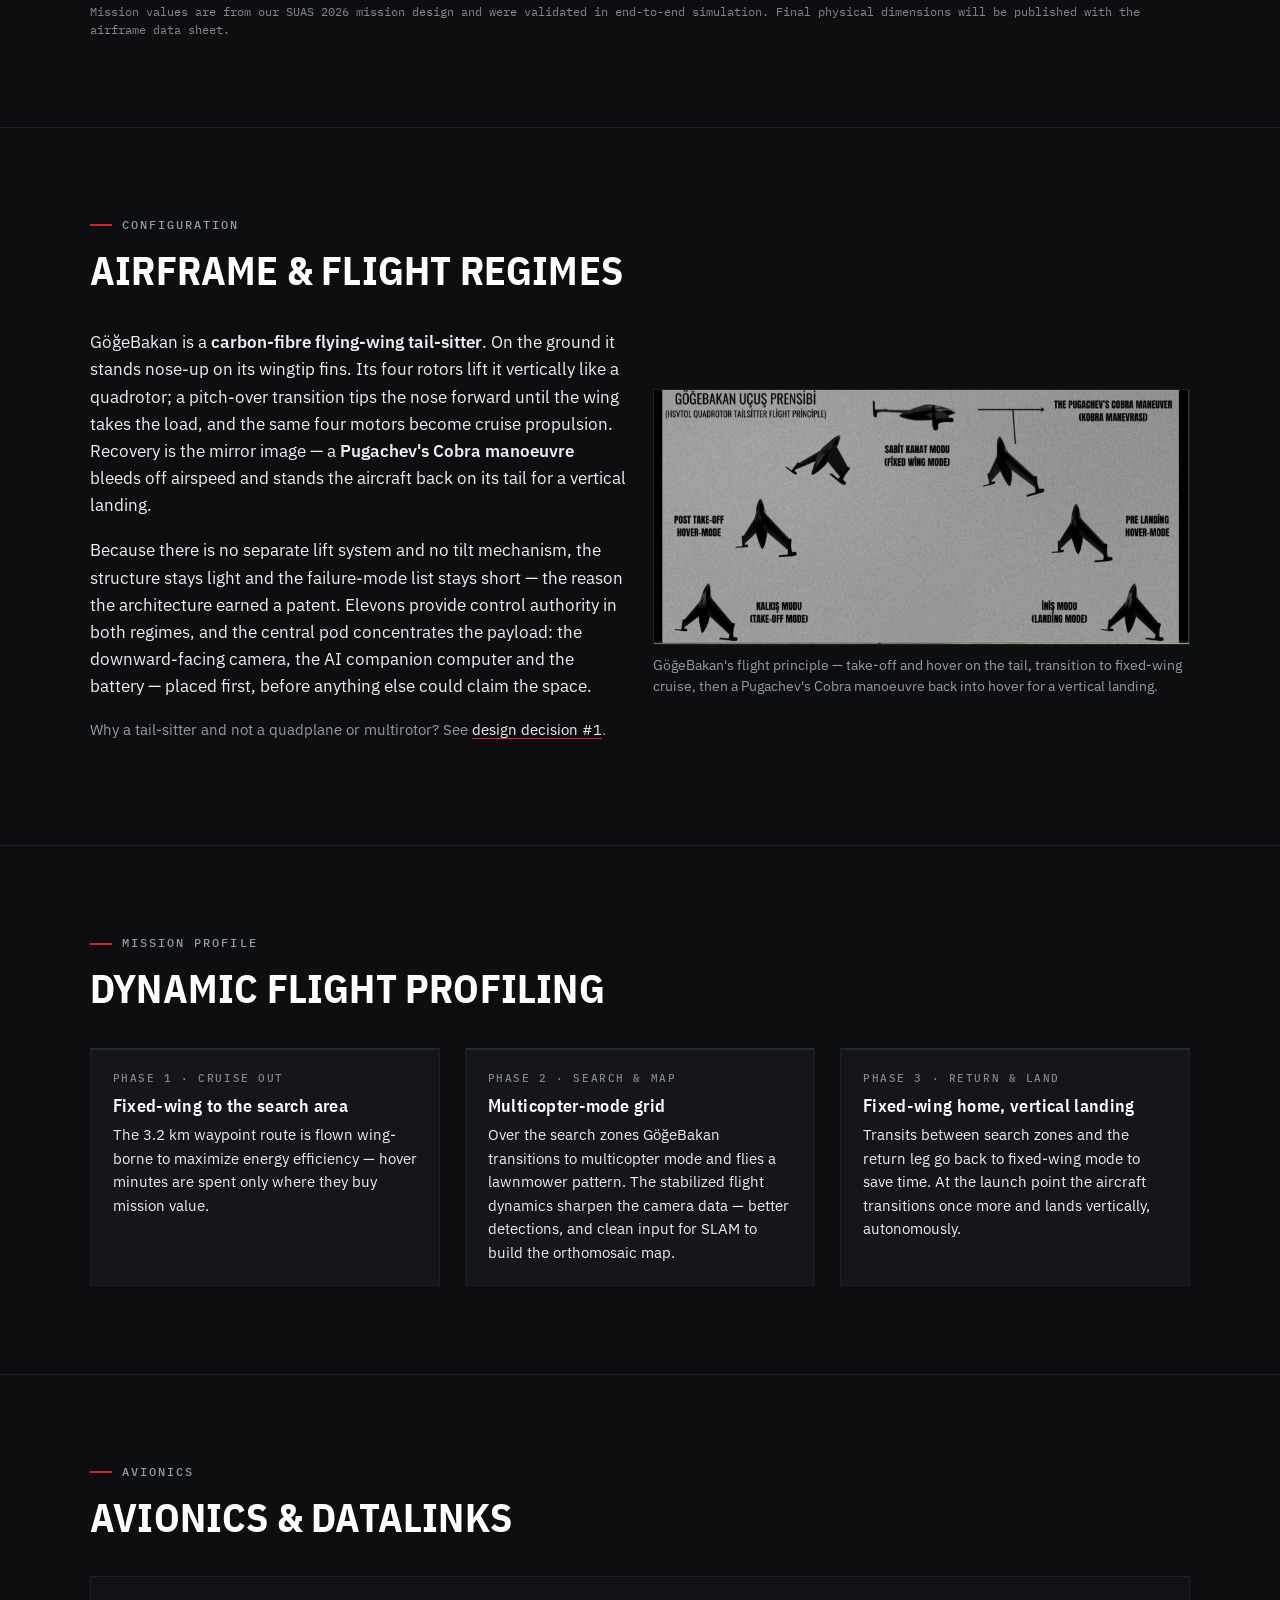
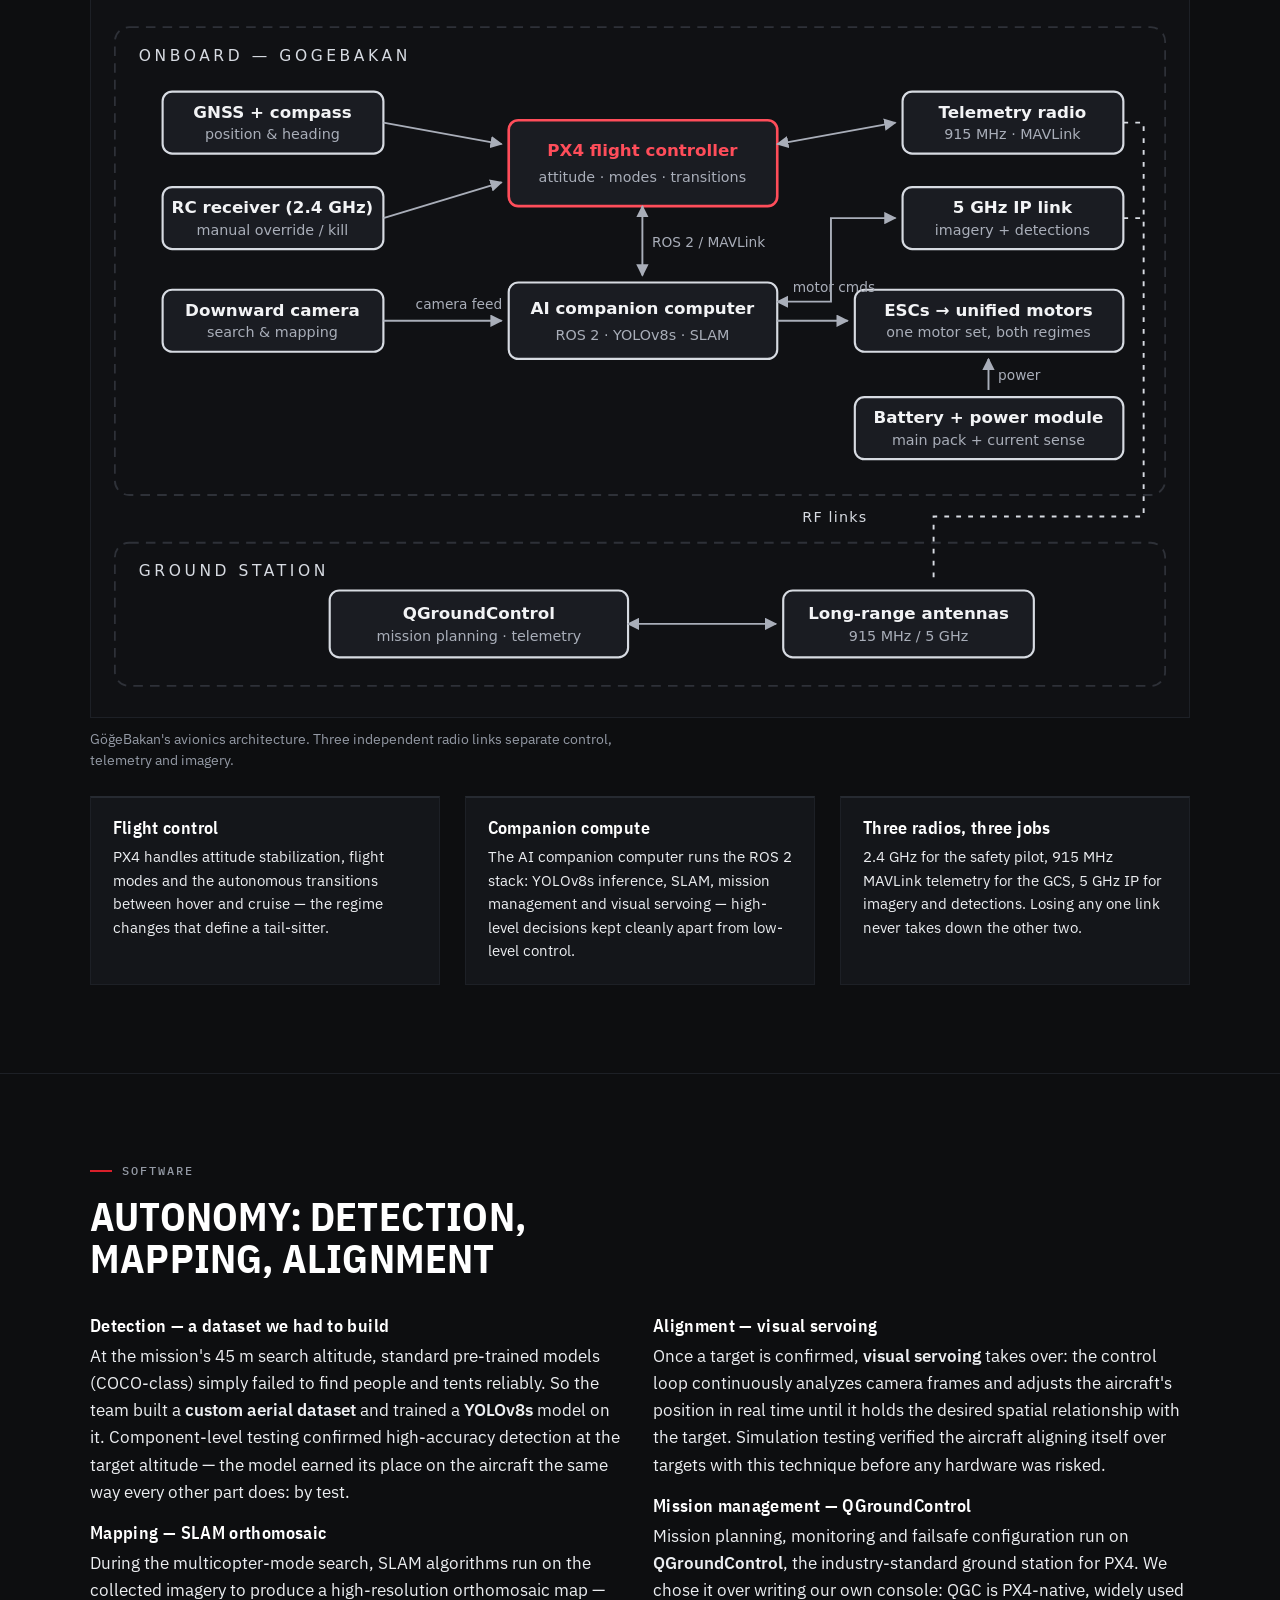
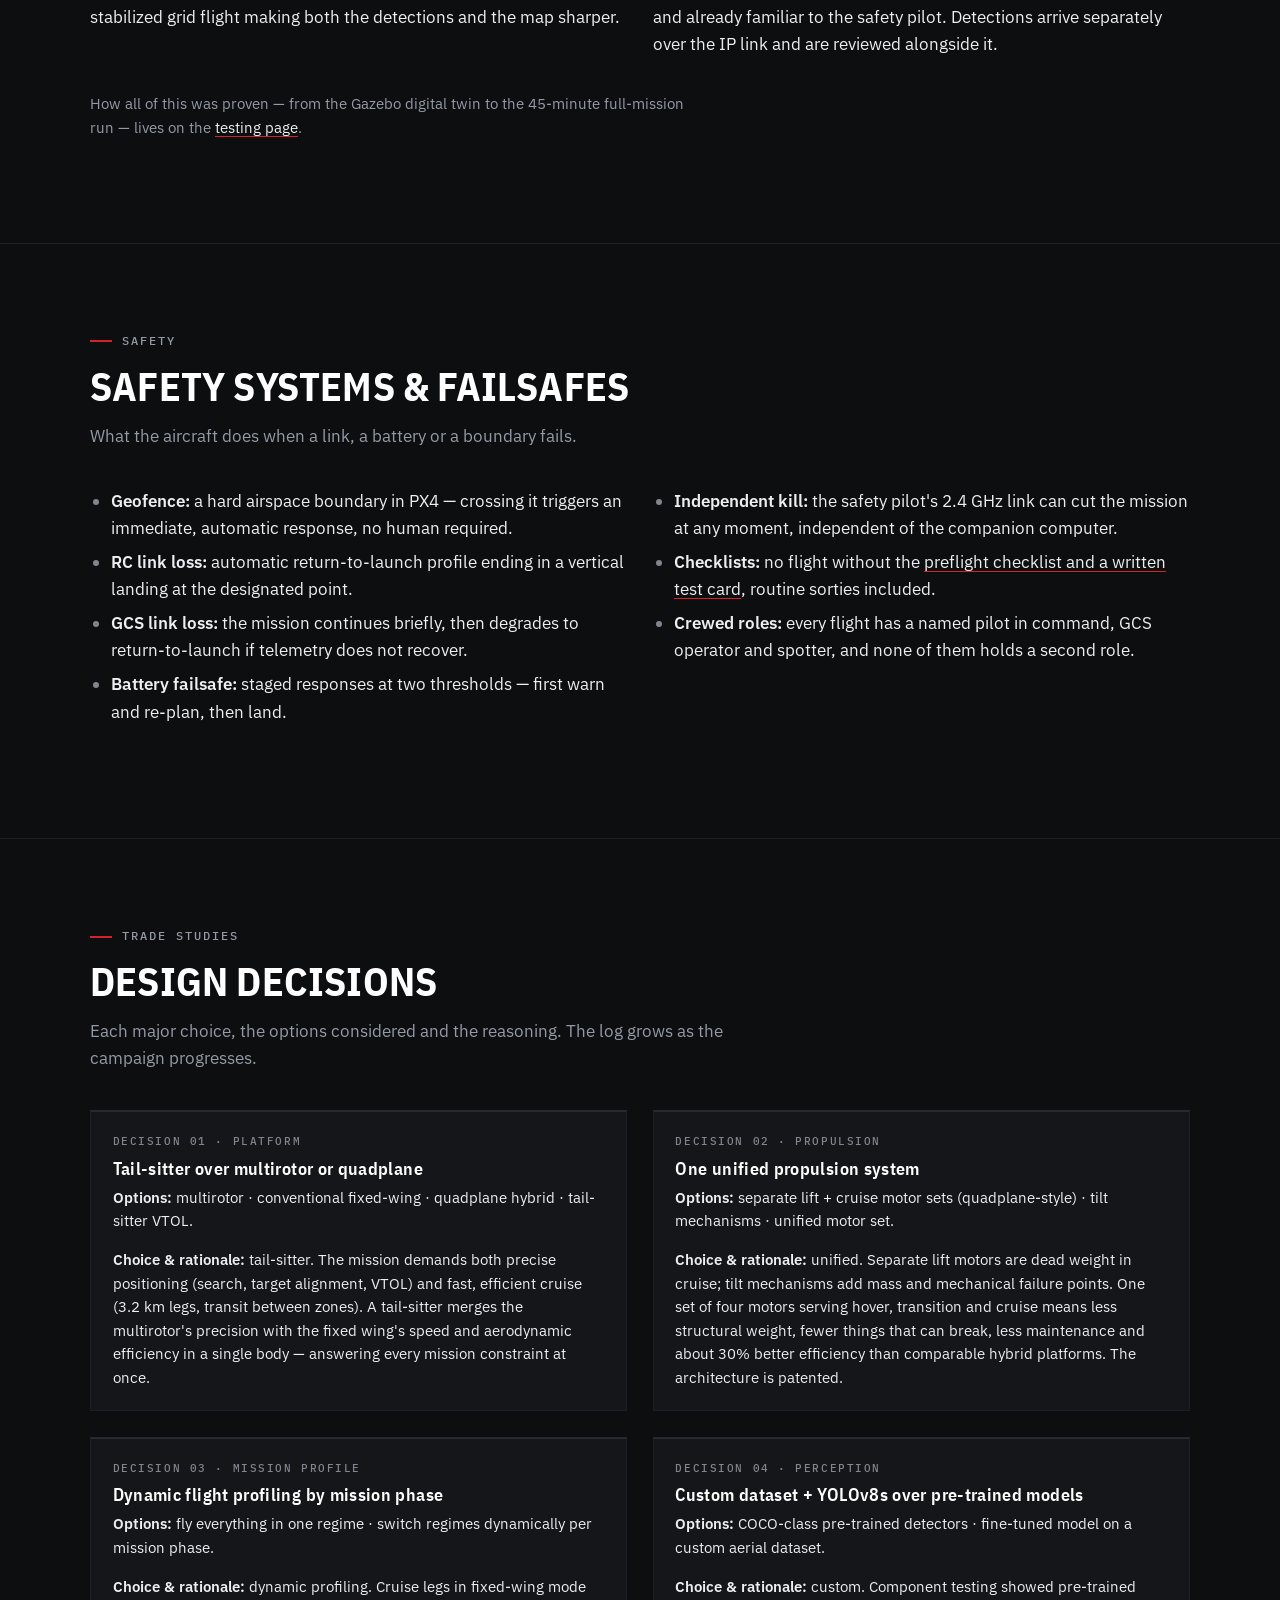
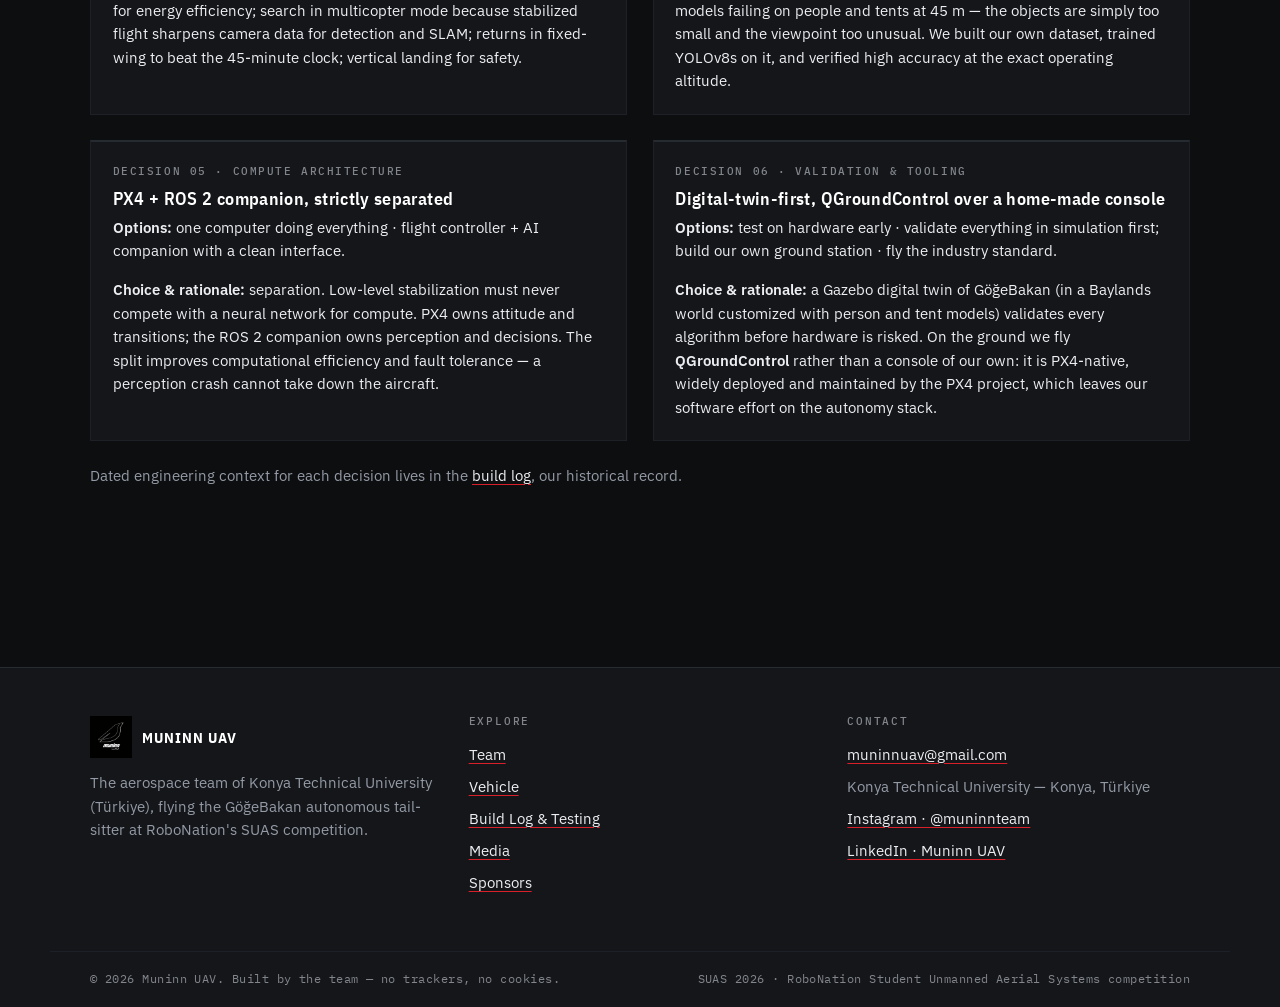
<file: vehicle.html>
<!DOCTYPE html>
<html lang="en">
<head>
  <meta charset="utf-8">
  <meta name="viewport" content="width=device-width, initial-scale=1">
  <meta name="color-scheme" content="dark">
  <title>Vehicle: GöğeBakan HSVTOL — Muninn UAV</title>
  <meta name="description" content="Full design documentation of GöğeBakan, Muninn UAV's high-speed VTOL tail-sitter for SUAS 2026: unified propulsion, PX4 + ROS 2 architecture, custom YOLOv8s detection, SLAM mapping, visual-servoing target alignment and the design decisions behind them.">
  <meta property="og:site_name" content="Muninn UAV">
  <meta property="og:type" content="website">
  <meta property="og:title" content="Vehicle: GöğeBakan HSVTOL — Muninn UAV">
  <meta property="og:description" content="Full design documentation of GöğeBakan, Muninn UAV's high-speed VTOL tail-sitter for SUAS 2026: unified propulsion, PX4 + ROS 2 architecture, custom YOLOv8s detection, SLAM mapping, visual-servoing target alignment and the design decisions behind them.">
  <meta property="og:url" content="https://muninn-uav-team.github.io/muninn-uav-website/vehicle.html">
  <meta property="og:image" content="https://muninn-uav-team.github.io/muninn-uav-website/assets/img/WhatsApp%20Image%202026-07-10%20at%2011.17.12.jpeg">
  <meta property="og:image:width" content="1024">
  <meta property="og:image:height" content="1024">
  <meta property="og:locale" content="en_US">
  <link rel="icon" type="image/jpeg" href="assets/img/WhatsApp%20Image%202026-07-10%20at%2011.17.12.jpeg">
  <link rel="alternate" hreflang="tr" href="tr/vehicle.html">
  <link rel="stylesheet" href="assets/css/style.css">
</head>
<body>
<a class="skip-link" href="#main">Skip to main content</a>

<header class="site-header">
  <div class="container header-inner">
    <a class="brand" href="index.html">
      <img src="assets/img/WhatsApp%20Image%202026-07-10%20at%2011.17.12.jpeg" alt="" width="36" height="36">
      <span>Muninn UAV</span>
    </a>
    <button class="nav-toggle" aria-expanded="false" aria-controls="site-nav">
      <span class="nav-toggle-bars" aria-hidden="true"></span> Menu
    </button>
    <nav id="site-nav" class="site-nav" aria-label="Primary">
      <ul>
        <li><a href="index.html">Home</a></li>
        <li><a href="team.html">Team</a></li>
        <li><a href="vehicle.html" aria-current="page">Vehicle</a></li>
        <li><a href="journey.html">Build Log</a></li>
        <li><a href="media.html">Media</a></li>
        <li><a href="sponsors.html">Sponsors</a></li>
        <li class="lang-link"><a href="tr/vehicle.html" lang="tr" hreflang="tr" title="Türkçe sürüm">TR</a></li>
      </ul>
      <div class="site-search" role="search">
        <label class="visually-hidden" for="site-search-input">Search this site</label>
        <input id="site-search-input" type="search" placeholder="Search…" autocomplete="off" aria-describedby="search-help">
        <span id="search-help" class="visually-hidden">Results appear below the field as you type. Use the arrow keys to move through them.</span>
        <ul id="search-results" class="search-results" hidden></ul>
        <p id="search-status" class="visually-hidden" role="status"></p>
      </div>
    </nav>
  </div>
</header>

<main id="main">

  <section class="page-hero">
    <div class="container">
      <p class="kicker">The aircraft</p>
      <h1>GöğeBakan</h1>
      <p class="designation">HSVTOL quadrotor tail-sitter · four motors, one propulsion system<br>
      Carbon-fibre flying wing · patented architecture</p>
      <p class="lede">GöğeBakan ("the one who gazes at the sky") takes off nose-up like a
      rotorcraft, pitches over and cruises wing-borne like an aeroplane. This page is its design
      documentation and is updated as the campaign progresses.</p>
    </div>
  </section>

  <section class="section" id="overview" aria-labelledby="overview-h">
    <div class="container">
      <div class="section-head">
        <p class="kicker">Architecture</p>
        <h2 id="overview-h">Design overview</h2>
      </div>
      <div class="grid cols-2" style="margin-bottom:2rem">
        <p>Tail-sitters were patented by Nikola Tesla back in 1928: on paper they answered
        every problem in aviation, but the technology of the day and the pilot workload they
        demanded kept them out of operational service. Our question was whether today's
        technology finally makes the concept work — and GöğeBakan is our answer, an original
        design whose architecture we have <strong>patented</strong>.</p>
        <p>Unlike conventional hybrid VTOL platforms that bolt together multiple propulsion
        systems and mechanically complex transition mechanisms, GöğeBakan adopts a
        <strong>unified propulsion architecture</strong>: the same four motors power vertical
        flight, the pitch-over transition and cruise. That single decision reduces structural
        weight, removes whole classes of mechanical failure, cuts maintenance — and makes the
        aircraft roughly <strong>30% more efficient</strong> than comparable hybrid VTOLs while
        preserving the aerodynamic efficiency of a fixed wing and the operational flexibility of
        vertical takeoff and landing.</p>
        <p>The architecture integrates the PX4 flight control system, an AI-enabled companion
        computer, onboard computer vision, autonomous mission management, a robust three-link
        communication setup and custom electronic subsystems into one modular, scalable
        framework. Low-level stabilization is deliberately separated from high-level perception
        and decision-making — for computational efficiency, fault tolerance and mission
        reliability.</p>
      </div>
      <figure class="hero-art" style="margin-bottom:2rem">
        <img src="assets/img/WhatsApp%20Image%202026-07-26%20at%2016.55.04.jpeg" width="1600" height="900"
             alt="GöğeBakan seen from the front: a carbon-fibre flying wing with four propulsion motors mounted on the leading edge, elevons on the trailing edge, and wingtip fins that double as landing gear.">
        <figcaption class="small muted">GöğeBakan — carbon-fibre flying wing, four leading-edge
        motors, wingtip fins that double as landing gear.</figcaption>
      </figure>
      <div class="grid cols-4">
        <div class="card stat-card"><span class="stat-value">HSVTOL</span><span class="stat-label">quadrotor tail-sitter</span></div>
        <div class="card stat-card"><span class="stat-value">129&nbsp;min</span><span class="stat-label">endurance</span></div>
        <div class="card stat-card"><span class="stat-value">247&nbsp;km</span><span class="stat-label">range</span></div>
        <div class="card stat-card"><span class="stat-value">Patented</span><span class="stat-label">unified propulsion architecture</span></div>
      </div>
    </div>
  </section>

  <section class="section" id="specs" aria-labelledby="specs-h">
    <div class="container">
      <div class="section-head">
        <p class="kicker">Data</p>
        <h2 id="specs-h">Specifications</h2>
      </div>
      <div class="table-wrap">
        <table>
          <caption>Mission values are from our SUAS 2026 mission design and were validated in
          end-to-end simulation. Final physical dimensions will be published with the airframe
          data sheet.</caption>
          <thead>
            <tr><th scope="col">Parameter</th><th scope="col">Value</th><th scope="col">Notes</th></tr>
          </thead>
          <tbody>
            <tr><th scope="row">Configuration</th><td>HSVTOL quadrotor tail-sitter</td><td>carbon-fibre flying wing; wingtip fins double as landing gear</td></tr>
            <tr><th scope="row">Propulsion</th><td>4 motors, unified architecture</td><td>patented — same motors for hover, transition and cruise</td></tr>
            <tr><th scope="row">Endurance</th><td>129 min</td><td>platform figure; the SUAS mission window is 45 min</td></tr>
            <tr><th scope="row">Range</th><td>247 km</td><td>fixed-wing cruise</td></tr>
            <tr><th scope="row">Efficiency</th><td>~30% better</td><td>versus comparable hybrid VTOL platforms</td></tr>
            <tr><th scope="row">Cruise leg</th><td>3.2 km, fixed-wing mode</td><td>waypoint route flown for energy efficiency</td></tr>
            <tr><th scope="row">Search altitude</th><td>45 m AGL</td><td>multicopter-mode grid ("lawnmower") pattern</td></tr>
            <tr><th scope="row">Mission window</th><td>45 min</td><td>full mission validated inside the limit in simulation</td></tr>
            <tr><th scope="row">Detection classes</th><td>Person, tent</td><td>custom dataset — pre-trained models failed at 45 m</td></tr>
            <tr><th scope="row">Autopilot</th><td>PX4</td><td>attitude, flight modes, autonomous transitions</td></tr>
            <tr><th scope="row">Companion computer</th><td>AI-enabled, ROS 2</td><td>YOLOv8s inference, SLAM, mission management</td></tr>
            <tr><th scope="row">Mapping</th><td>SLAM orthomosaic</td><td>built from stabilized multicopter-mode imagery</td></tr>
            <tr><th scope="row">Target alignment</th><td>Visual servoing</td><td>camera-guided positioning over a confirmed target</td></tr>
            <tr><th scope="row">Ground station</th><td>QGroundControl</td><td>the industry-standard PX4 ground station</td></tr>
            <tr><th scope="row">Datalinks</th><td>2.4 GHz RC · 915 MHz telemetry · 5 GHz IP</td><td>control, telemetry and imagery kept independent</td></tr>
          </tbody>
        </table>
      </div>
    </div>
  </section>

  <section class="section" id="airframe" aria-labelledby="airframe-h">
    <div class="container">
      <div class="section-head">
        <p class="kicker">Configuration</p>
        <h2 id="airframe-h">Airframe &amp; flight regimes</h2>
      </div>
      <div class="grid cols-2" style="align-items:center">
        <div>
          <p>GöğeBakan is a <strong>carbon-fibre flying-wing tail-sitter</strong>. On the
          ground it stands nose-up on its wingtip fins. Its four rotors lift it vertically like
          a quadrotor; a pitch-over transition tips the nose forward until the wing takes the
          load, and the same four motors become cruise propulsion. Recovery is the mirror
          image — a <strong>Pugachev's Cobra manoeuvre</strong> bleeds off airspeed and stands
          the aircraft back on its tail for a vertical landing.</p>
          <p>Because there is no separate lift system and no tilt mechanism, the structure
          stays light and the failure-mode list stays short — the reason the architecture earned
          a patent. Elevons provide control authority in both regimes, and the central pod
          concentrates the payload: the downward-facing camera, the AI companion computer and
          the battery —
          placed first, before anything else could claim the space.</p>
          <p class="muted small">Why a tail-sitter and not a quadplane or multirotor? See
          <a href="#design-decisions">design decision #1</a>.</p>
        </div>
        <figure>
          <img src="assets/img/gogebakan-flight-principle.jpg" width="815" height="386"
               alt="GöğeBakan flight principle diagram: take-off mode standing on its tail, post take-off hover mode, transition into fixed-wing mode, Pugachev's Cobra manoeuvre to decelerate, pre-landing hover mode, and landing mode back on its tail.">
          <figcaption>GöğeBakan's flight principle — take-off and hover on the tail, transition
          to fixed-wing cruise, then a Pugachev's Cobra manoeuvre back into hover for a vertical
          landing.</figcaption>
        </figure>
      </div>
    </div>
  </section>

  <section class="section" id="profile" aria-labelledby="profile-h">
    <div class="container">
      <div class="section-head">
        <p class="kicker">Mission profile</p>
        <h2 id="profile-h">Dynamic flight profiling</h2>
      </div>
      <div class="grid cols-3">
        <div class="card">
          <p class="card-kicker">Phase 1 · Cruise out</p>
          <h3>Fixed-wing to the search area</h3>
          <p class="small">The 3.2 km waypoint route is flown wing-borne to maximize energy
          efficiency — hover minutes are spent only where they buy mission value.</p>
        </div>
        <div class="card">
          <p class="card-kicker">Phase 2 · Search &amp; map</p>
          <h3>Multicopter-mode grid</h3>
          <p class="small">Over the search zones GöğeBakan transitions to multicopter mode and
          flies a lawnmower pattern. The stabilized flight dynamics sharpen the camera data —
          better detections, and clean input for SLAM to build the orthomosaic map.</p>
        </div>
        <div class="card">
          <p class="card-kicker">Phase 3 · Return &amp; land</p>
          <h3>Fixed-wing home, vertical landing</h3>
          <p class="small">Transits between search zones and the return leg go back to
          fixed-wing mode to save time. At the launch point the aircraft transitions once more
          and lands vertically, autonomously.</p>
        </div>
      </div>
    </div>
  </section>

  <section class="section" id="avionics" aria-labelledby="avionics-h">
    <div class="container">
      <div class="section-head">
        <p class="kicker">Avionics</p>
        <h2 id="avionics-h">Avionics &amp; datalinks</h2>
      </div>
      <figure style="margin-bottom:1.6rem">
        <img src="assets/img/avionics-diagram.svg" width="920" height="620"
             alt="Avionics block diagram: GNSS and the RC receiver feed the PX4 flight controller, which drives the unified propulsion ESCs. An AI companion computer running ROS 2, YOLOv8s and SLAM reads the downward-facing camera, exchanges data with PX4, and streams detections over a 5 GHz IP link. A 915 MHz telemetry radio connects PX4 to QGroundControl on the ground station laptop.">
        <figcaption>GöğeBakan's avionics architecture. Three independent radio links separate
        control, telemetry and imagery.</figcaption>
      </figure>
      <div class="grid cols-3">
        <div class="card">
          <h3>Flight control</h3>
          <p class="small">PX4 handles attitude stabilization, flight modes and the autonomous
          transitions between hover and cruise — the regime changes that define a
          tail-sitter.</p>
        </div>
        <div class="card">
          <h3>Companion compute</h3>
          <p class="small">The AI companion computer runs the ROS 2 stack: YOLOv8s inference,
          SLAM, mission management and visual servoing — high-level decisions kept cleanly
          apart from low-level control.</p>
        </div>
        <div class="card">
          <h3>Three radios, three jobs</h3>
          <p class="small">2.4 GHz for the safety pilot, 915 MHz MAVLink telemetry for the GCS,
          5 GHz IP for imagery and detections. Losing any one link never takes down the other
          two.</p>
        </div>
      </div>
    </div>
  </section>

  <section class="section" id="autonomy" aria-labelledby="autonomy-h">
    <div class="container">
      <div class="section-head">
        <p class="kicker">Software</p>
        <h2 id="autonomy-h">Autonomy: detection, mapping, alignment</h2>
      </div>
      <div class="grid cols-2">
        <div>
          <h3>Detection — a dataset we had to build</h3>
          <p>At the mission's 45 m search altitude, standard pre-trained models (COCO-class)
          simply failed to find people and tents reliably. So the team built a
          <strong>custom aerial dataset</strong> and trained a <strong>YOLOv8s</strong> model on
          it. Component-level testing confirmed high-accuracy detection at the target altitude —
          the model earned its place on the aircraft the same way every other part does:
          by test.</p>
          <h3>Mapping — SLAM orthomosaic</h3>
          <p>During the multicopter-mode search, SLAM algorithms run on the collected imagery to
          produce a high-resolution orthomosaic map — stabilized grid flight making both the
          detections and the map sharper.</p>
        </div>
        <div>
          <h3>Alignment — visual servoing</h3>
          <p>Once a target is confirmed, <strong>visual servoing</strong> takes over: the
          control loop continuously analyzes camera frames and adjusts the aircraft's position
          in real time until it holds the desired spatial relationship with the target.
          Simulation testing verified the aircraft aligning itself over targets with this
          technique before any hardware was risked.</p>
          <h3>Mission management — QGroundControl</h3>
          <p>Mission planning, monitoring and failsafe configuration run on
          <strong>QGroundControl</strong>, the industry-standard ground station for PX4. We
          chose it over writing our own console: QGC is PX4-native, widely used and already
          familiar to the safety pilot. Detections arrive separately over the IP link and are
          reviewed alongside it.</p>
        </div>
      </div>
      <p class="muted small" style="margin-top:1rem">How all of this was proven — from the
      Gazebo digital twin to the 45-minute full-mission run — lives on the
      <a href="journey.html#testing">testing page</a>.</p>
    </div>
  </section>

  <section class="section" id="safety" aria-labelledby="safety-h">
    <div class="container">
      <div class="section-head">
        <p class="kicker">Safety</p>
        <h2 id="safety-h">Safety systems &amp; failsafes</h2>
        <p class="lede">What the aircraft does when a link, a battery or a boundary fails.</p>
      </div>
      <div class="grid cols-2">
        <ul>
          <li><strong>Geofence:</strong> a hard airspace boundary in PX4 — crossing it triggers
          an immediate, automatic response, no human required.</li>
          <li><strong>RC link loss:</strong> automatic return-to-launch profile ending in a
          vertical landing at the designated point.</li>
          <li><strong>GCS link loss:</strong> the mission continues briefly, then degrades to
          return-to-launch if telemetry does not recover.</li>
          <li><strong>Battery failsafe:</strong> staged responses at two thresholds — first warn
          and re-plan, then land.</li>
        </ul>
        <ul>
          <li><strong>Independent kill:</strong> the safety pilot's 2.4 GHz link can cut the
          mission at any moment, independent of the companion computer.</li>
          <li><strong>Checklists:</strong> no flight without the
          <a href="journey.html#procedures">preflight checklist and a written test card</a>,
          routine sorties included.</li>
          <li><strong>Crewed roles:</strong> every flight has a named pilot in command, GCS
          operator and spotter, and none of them holds a second role.</li>
        </ul>
      </div>
    </div>
  </section>

  <section class="section" id="design-decisions" aria-labelledby="dd-h">
    <div class="container">
      <div class="section-head">
        <p class="kicker">Trade studies</p>
        <h2 id="dd-h">Design decisions</h2>
        <p class="lede">Each major choice, the options considered and the reasoning. The log
        grows as the campaign progresses.</p>
      </div>
      <div class="grid cols-2">
        <article class="card">
          <p class="card-kicker">Decision 01 · Platform</p>
          <h3>Tail-sitter over multirotor or quadplane</h3>
          <p class="small"><strong>Options:</strong> multirotor · conventional fixed-wing ·
          quadplane hybrid · tail-sitter VTOL.</p>
          <p class="small"><strong>Choice &amp; rationale:</strong> tail-sitter. The mission
          demands both precise positioning (search, target alignment, VTOL) and fast, efficient cruise
          (3.2 km legs, transit between zones). A tail-sitter merges the multirotor's precision
          with the fixed wing's speed and aerodynamic efficiency in a single body — answering
          every mission constraint at once.</p>
        </article>
        <article class="card">
          <p class="card-kicker">Decision 02 · Propulsion</p>
          <h3>One unified propulsion system</h3>
          <p class="small"><strong>Options:</strong> separate lift + cruise motor sets
          (quadplane-style) · tilt mechanisms · unified motor set.</p>
          <p class="small"><strong>Choice &amp; rationale:</strong> unified. Separate lift
          motors are dead weight in cruise; tilt mechanisms add mass and mechanical failure
          points. One set of four motors serving hover, transition and cruise means less
          structural weight, fewer things that can break, less maintenance and about 30% better
          efficiency than comparable hybrid platforms. The architecture is patented.</p>
        </article>
        <article class="card">
          <p class="card-kicker">Decision 03 · Mission profile</p>
          <h3>Dynamic flight profiling by mission phase</h3>
          <p class="small"><strong>Options:</strong> fly everything in one regime · switch
          regimes dynamically per mission phase.</p>
          <p class="small"><strong>Choice &amp; rationale:</strong> dynamic profiling. Cruise legs
          in fixed-wing mode for energy efficiency; search in multicopter mode because stabilized
          flight sharpens camera data for detection and SLAM; returns in fixed-wing to beat the
          45-minute clock; vertical landing for safety.</p>
        </article>
        <article class="card">
          <p class="card-kicker">Decision 04 · Perception</p>
          <h3>Custom dataset + YOLOv8s over pre-trained models</h3>
          <p class="small"><strong>Options:</strong> COCO-class pre-trained detectors ·
          fine-tuned model on a custom aerial dataset.</p>
          <p class="small"><strong>Choice &amp; rationale:</strong> custom. Component testing
          showed pre-trained models failing on people and tents at 45 m — the objects are simply
          too small and the viewpoint too unusual. We built our own dataset, trained YOLOv8s on
          it, and verified high accuracy at the exact operating altitude.</p>
        </article>
        <article class="card">
          <p class="card-kicker">Decision 05 · Compute architecture</p>
          <h3>PX4 + ROS 2 companion, strictly separated</h3>
          <p class="small"><strong>Options:</strong> one computer doing everything · flight
          controller + AI companion with a clean interface.</p>
          <p class="small"><strong>Choice &amp; rationale:</strong> separation. Low-level
          stabilization must never compete with a neural network for compute. PX4 owns attitude
          and transitions; the ROS 2 companion owns perception and decisions. The split improves
          computational efficiency and fault tolerance — a perception crash cannot take down the
          aircraft.</p>
        </article>
        <article class="card">
          <p class="card-kicker">Decision 06 · Validation &amp; tooling</p>
          <h3>Digital-twin-first, QGroundControl over a home-made console</h3>
          <p class="small"><strong>Options:</strong> test on hardware early · validate everything
          in simulation first; build our own ground station · fly the industry standard.</p>
          <p class="small"><strong>Choice &amp; rationale:</strong> a Gazebo digital twin of
          GöğeBakan (in a Baylands world customized with person and tent models) validates every
          algorithm before hardware is risked. On the ground we fly <strong>QGroundControl</strong>
          rather than a console of our own: it is PX4-native, widely deployed and maintained
          by the PX4 project, which leaves our software effort on the autonomy stack.</p>
        </article>
      </div>
      <p class="muted small" style="margin-top:1.4rem">Dated engineering context for each
      decision lives in the <a href="journey.html#log">build log</a>, our historical record.</p>
    </div>
  </section>

</main>

<footer class="site-footer">
  <div class="container footer-grid">
    <div>
      <p class="footer-brand"><img src="assets/img/WhatsApp%20Image%202026-07-10%20at%2011.17.12.jpeg" alt="" width="30" height="30"> Muninn UAV</p>
      <p class="muted small">The aerospace team of Konya Technical University (Türkiye), flying the
      GöğeBakan autonomous tail-sitter at RoboNation's SUAS competition.</p>
    </div>
    <nav aria-label="Footer">
      <h4>Explore</h4>
      <ul>
        <li><a href="team.html">Team</a></li>
        <li><a href="vehicle.html">Vehicle</a></li>
        <li><a href="journey.html">Build Log &amp; Testing</a></li>
        <li><a href="media.html">Media</a></li>
        <li><a href="sponsors.html">Sponsors</a></li>
      </ul>
    </nav>
    <div>
      <h4>Contact</h4>
      <ul>
        <li><a href="mailto:muninnuav@gmail.com">muninnuav@gmail.com</a></li>
        <li class="muted">Konya Technical University — Konya, Türkiye</li>
        <li><a href="https://www.instagram.com/muninnteam" rel="external">Instagram · @muninnteam</a></li>
        <li><a href="https://www.linkedin.com/company/yazgi%CC%87t-muni%CC%87nn-i%CC%87ha/" rel="external">LinkedIn · Muninn UAV</a></li>
      </ul>
    </div>
  </div>
  <div class="footer-note container">
    <p>© <span id="footer-year">2026</span> Muninn UAV. Built by the team — no trackers, no cookies.</p>
    <p>SUAS 2026 · RoboNation Student Unmanned Aerial Systems competition</p>
  </div>
</footer>

<script src="assets/js/search-index.js" defer></script>
<script src="assets/js/main.js" defer></script>
</body>
</html>
</file>
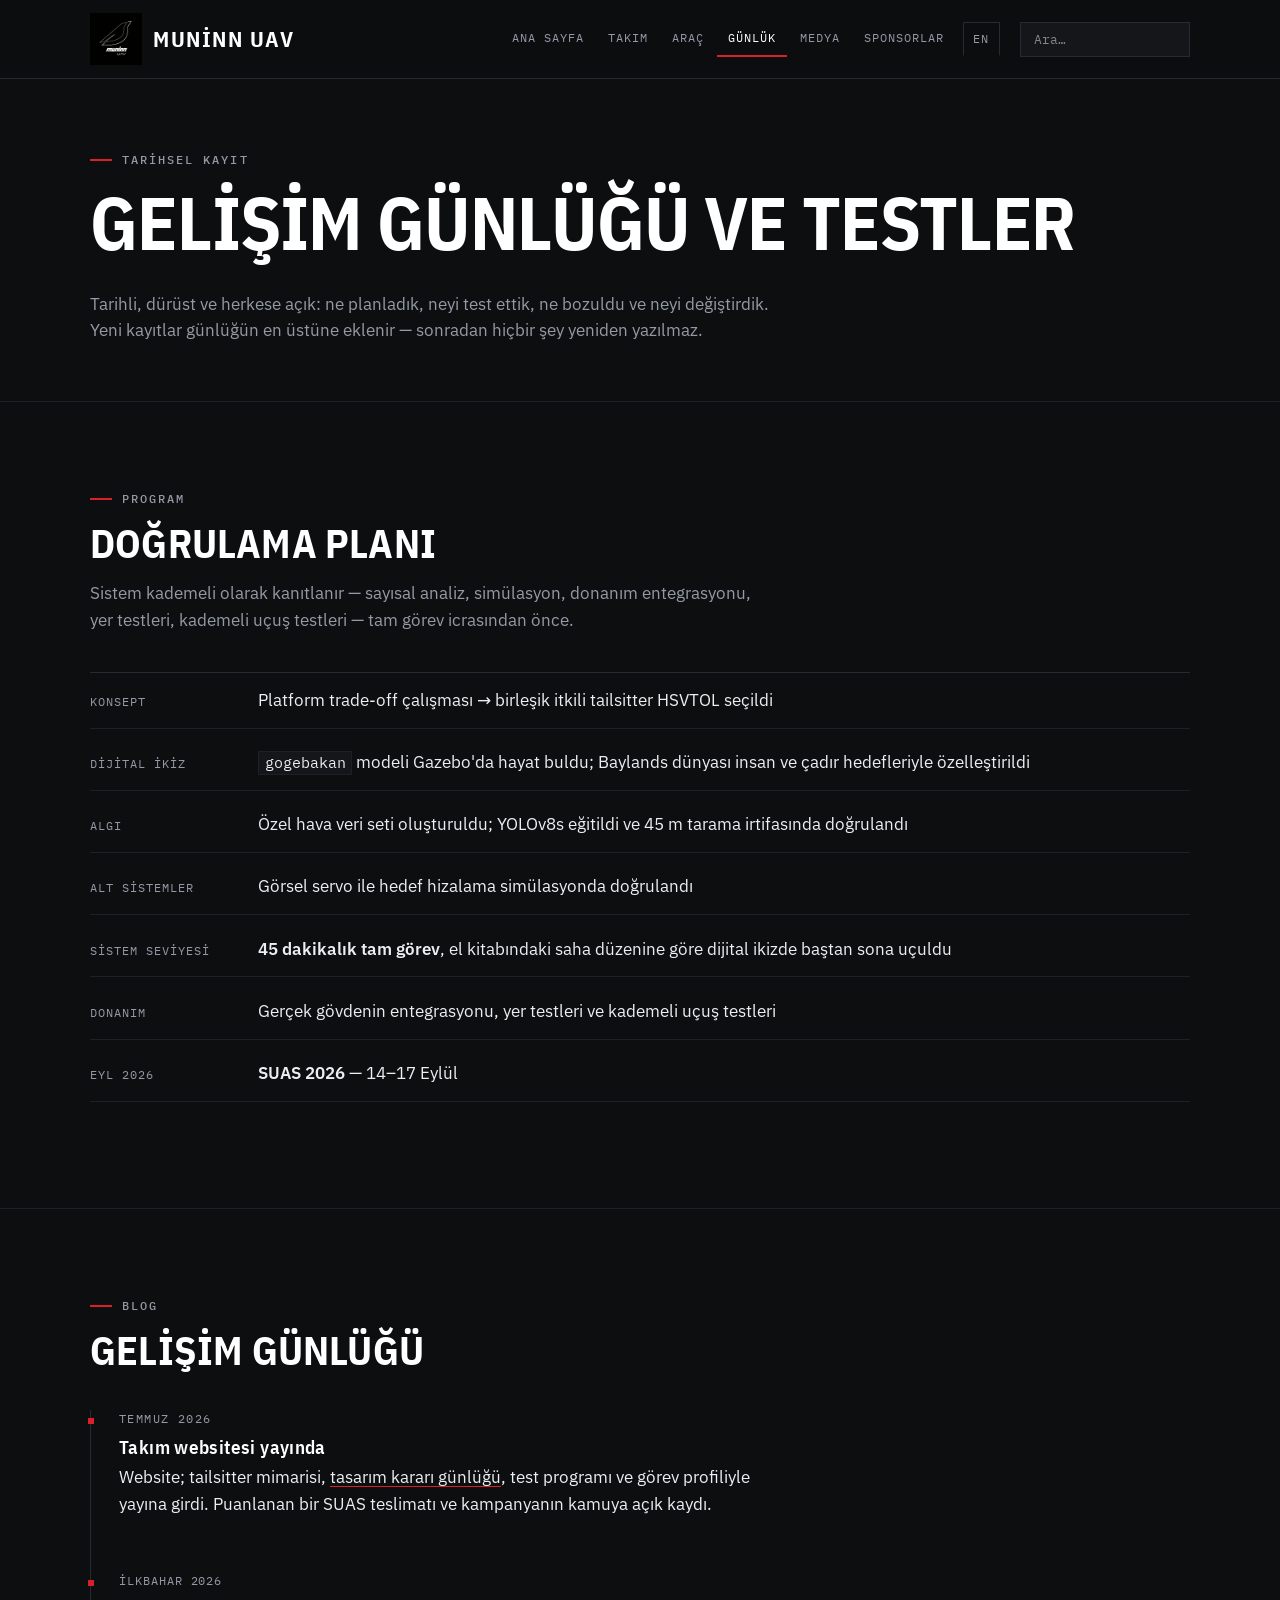
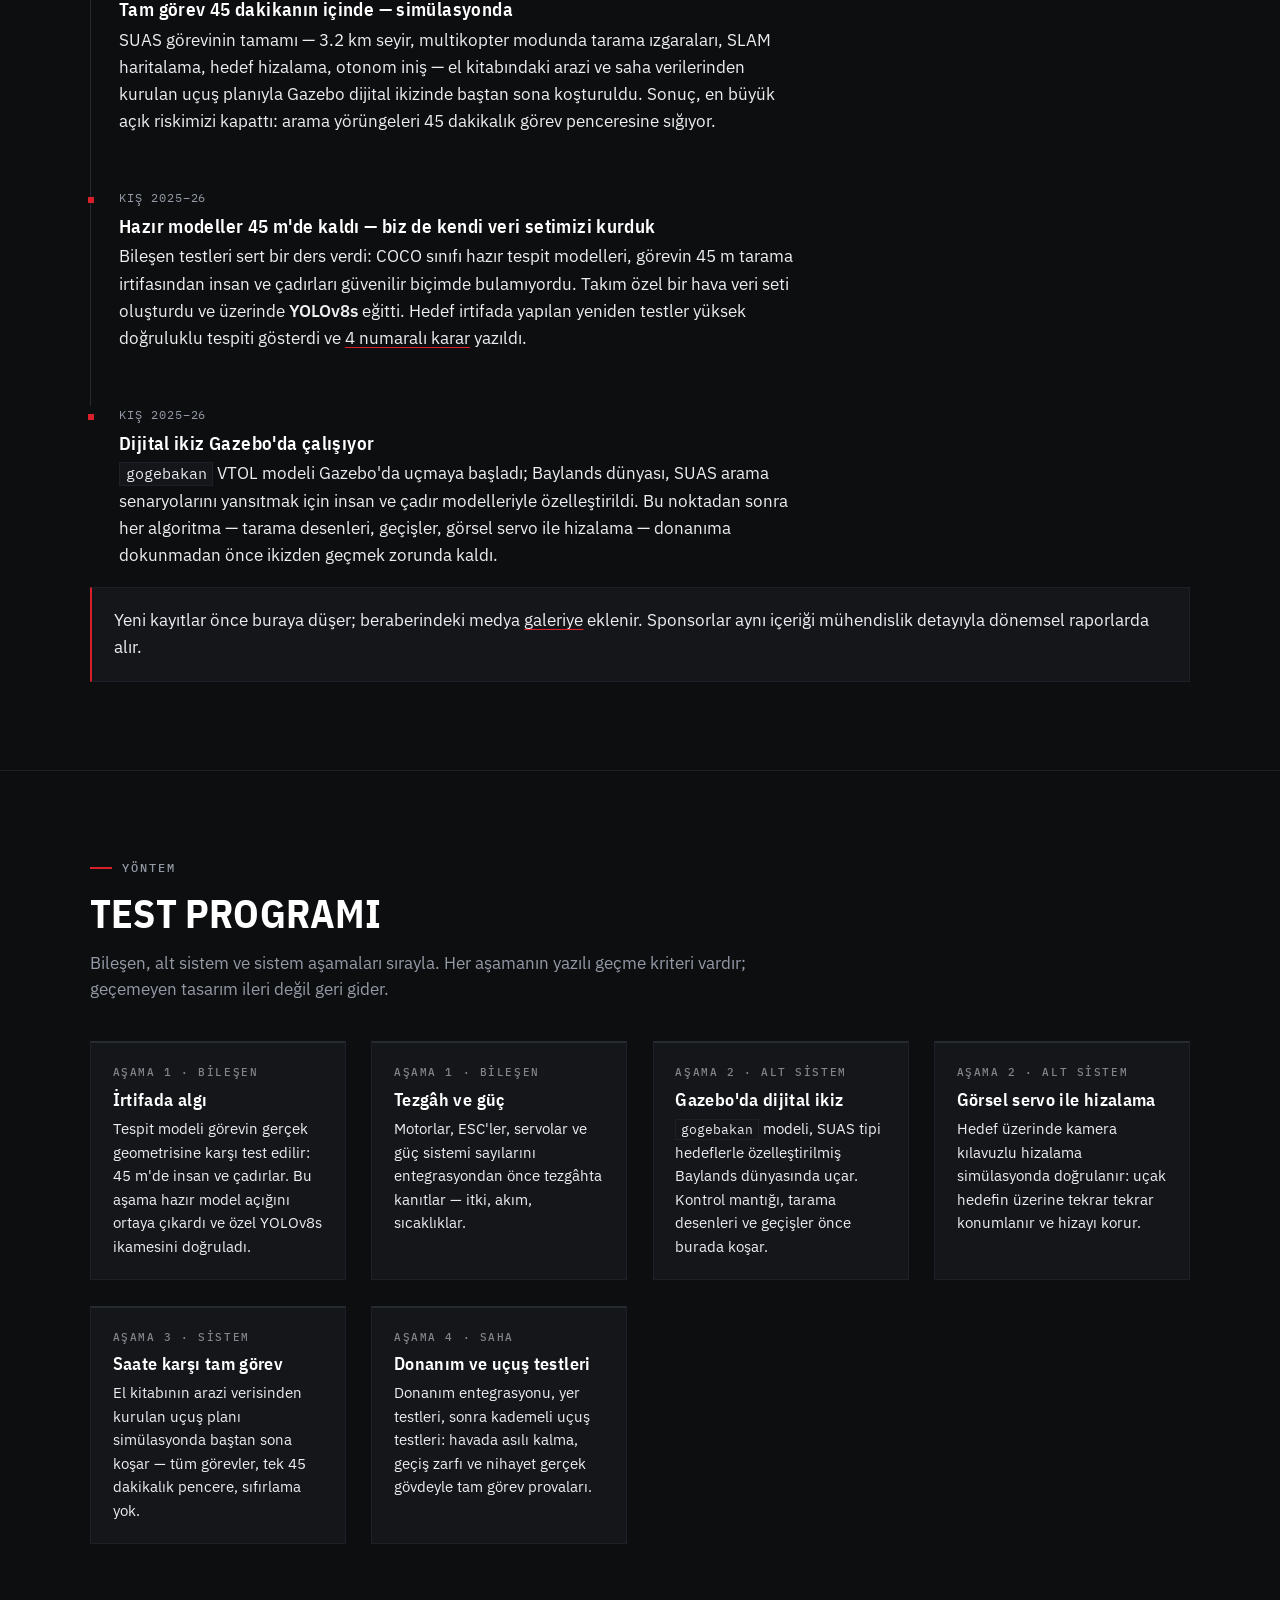
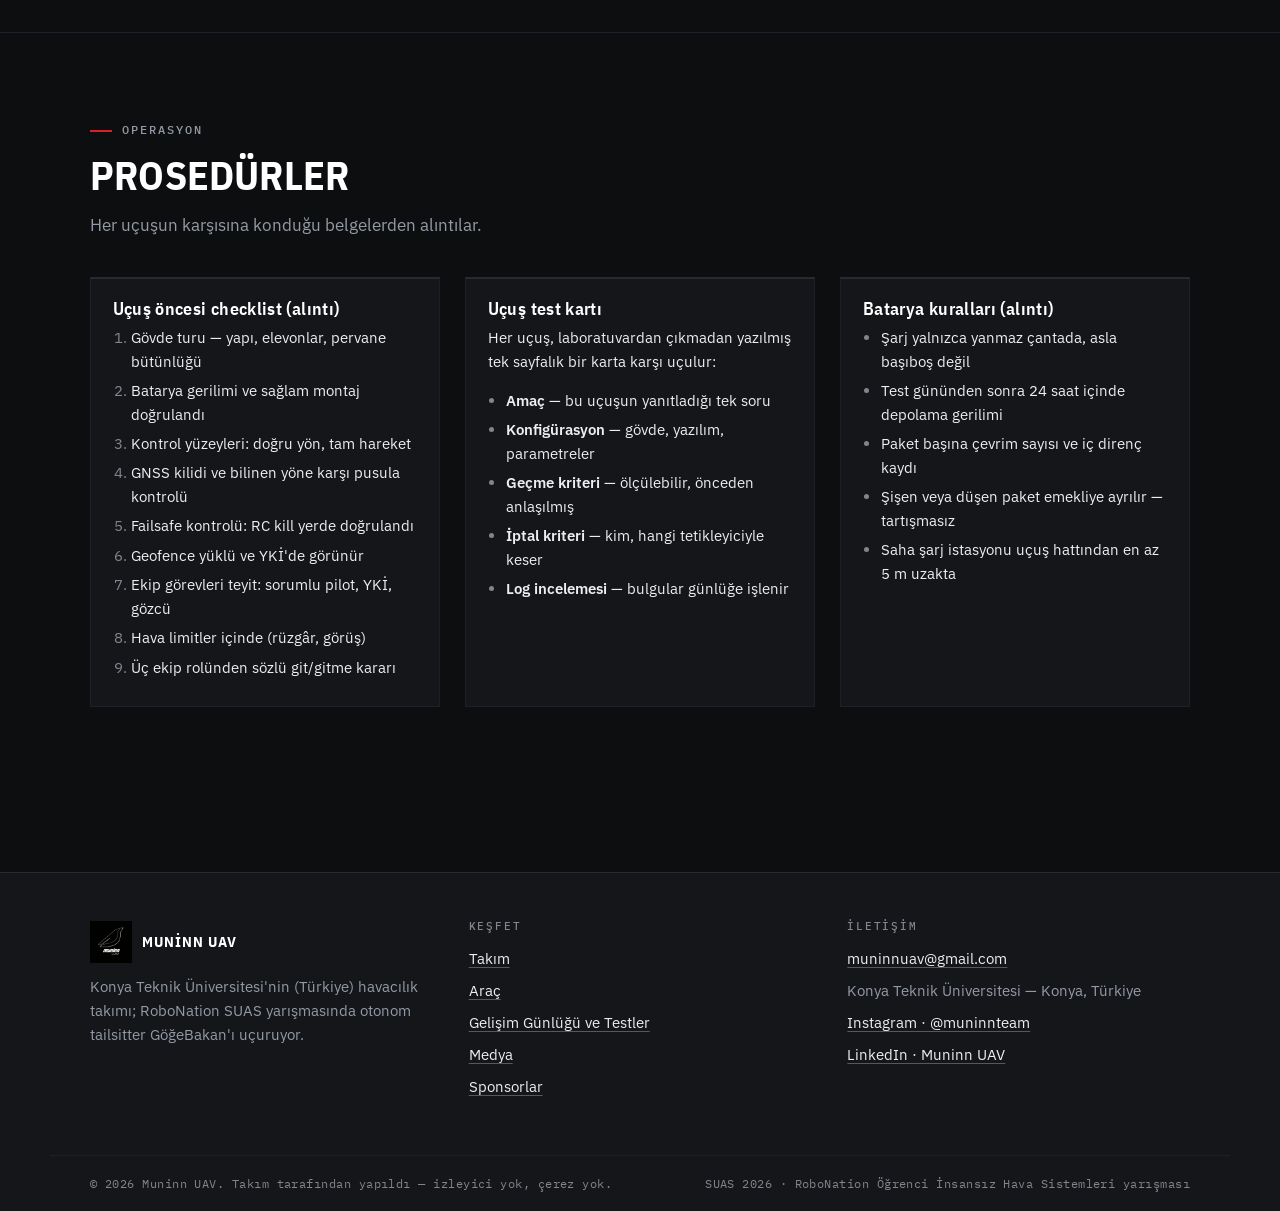
<file: tr/journey.html>
<!DOCTYPE html>
<html lang="tr">
<head>
  <meta charset="utf-8">
  <meta name="viewport" content="width=device-width, initial-scale=1">
  <meta name="color-scheme" content="dark">
  <title>Gelişim Günlüğü ve Testler — Muninn UAV</title>
  <meta name="description" content="GöğeBakan'ın geliştirme sürecinin tarihsel kaydı: bileşen testlerinden tam görev simülasyonuna uzanan doğrulama merdiveni, tarihli günlük kayıtları ve uçuş testi prosedürleri.">
  <meta property="og:site_name" content="Muninn UAV">
  <meta property="og:type" content="website">
  <meta property="og:title" content="Gelişim Günlüğü ve Testler — Muninn UAV">
  <meta property="og:description" content="GöğeBakan'ın geliştirme sürecinin tarihsel kaydı: bileşen testlerinden tam görev simülasyonuna uzanan doğrulama merdiveni, tarihli günlük kayıtları ve uçuş testi prosedürleri.">
  <meta property="og:url" content="https://muninn-uav-team.github.io/muninn-uav-website/tr/journey.html">
  <meta property="og:image" content="https://muninn-uav-team.github.io/muninn-uav-website/assets/img/WhatsApp%20Image%202026-07-10%20at%2011.17.12.jpeg">
  <meta property="og:image:width" content="1024">
  <meta property="og:image:height" content="1024">
  <meta property="og:locale" content="tr_TR">
  <link rel="icon" type="image/jpeg" href="../assets/img/WhatsApp%20Image%202026-07-10%20at%2011.17.12.jpeg">
  <link rel="alternate" hreflang="en" href="../journey.html">
  <link rel="stylesheet" href="../assets/css/style.css">
</head>
<body>
<a class="skip-link" href="#main">İçeriğe atla</a>

<header class="site-header">
  <div class="container header-inner">
    <a class="brand" href="index.html">
      <img src="../assets/img/WhatsApp%20Image%202026-07-10%20at%2011.17.12.jpeg" alt="" width="36" height="36">
      <span>Muninn UAV</span>
    </a>
    <button class="nav-toggle" aria-expanded="false" aria-controls="site-nav">
      <span class="nav-toggle-bars" aria-hidden="true"></span> Menü
    </button>
    <nav id="site-nav" class="site-nav" aria-label="Ana gezinme">
      <ul>
        <li><a href="index.html">Ana Sayfa</a></li>
        <li><a href="team.html">Takım</a></li>
        <li><a href="vehicle.html">Araç</a></li>
        <li><a href="journey.html" aria-current="page">Günlük</a></li>
        <li><a href="media.html">Medya</a></li>
        <li><a href="sponsors.html">Sponsorlar</a></li>
        <li class="lang-link"><a href="../journey.html" lang="en" hreflang="en" title="English version">EN</a></li>
      </ul>
      <div class="site-search" role="search">
        <label class="visually-hidden" for="site-search-input">Sitede ara</label>
        <input id="site-search-input" type="search" placeholder="Ara…" autocomplete="off" aria-describedby="search-help">
        <span id="search-help" class="visually-hidden">Yazdıkça sonuçlar alanın altında listelenir. Ok tuşlarıyla gezinebilirsiniz.</span>
        <ul id="search-results" class="search-results" hidden></ul>
        <p id="search-status" class="visually-hidden" role="status"></p>
      </div>
    </nav>
  </div>
</header>

<main id="main">

  <section class="page-hero">
    <div class="container">
      <p class="kicker">Tarihsel kayıt</p>
      <h1>Gelişim Günlüğü ve Testler</h1>
      <p class="lede">Tarihli, dürüst ve herkese açık: ne planladık, neyi test ettik, ne
      bozuldu ve neyi değiştirdik. Yeni kayıtlar günlüğün en üstüne eklenir — sonradan hiçbir
      şey yeniden yazılmaz.</p>
    </div>
  </section>

  <section class="section" id="roadmap" aria-labelledby="roadmap-h">
    <div class="container">
      <div class="section-head">
        <p class="kicker">Program</p>
        <h2 id="roadmap-h">Doğrulama planı</h2>
        <p class="lede">Sistem kademeli olarak kanıtlanır — sayısal analiz, simülasyon, donanım
        entegrasyonu, yer testleri, kademeli uçuş testleri — tam görev icrasından önce.</p>
      </div>
      <ul class="milestones">
        <li><span class="m-date">Konsept</span><span>Platform trade-off çalışması → birleşik itkili tailsitter HSVTOL seçildi</span></li>
        <li><span class="m-date">Dijital ikiz</span><span><code>gogebakan</code> modeli Gazebo'da hayat buldu; Baylands dünyası insan ve çadır hedefleriyle özelleştirildi</span></li>
        <li><span class="m-date">Algı</span><span>Özel hava veri seti oluşturuldu; YOLOv8s eğitildi ve 45 m tarama irtifasında doğrulandı</span></li>
        <li><span class="m-date">Alt sistemler</span><span>Görsel servo ile hedef hizalama simülasyonda doğrulandı</span></li>
        <li><span class="m-date">Sistem seviyesi</span><span><strong>45 dakikalık tam görev</strong>, el kitabındaki saha düzenine göre dijital ikizde baştan sona uçuldu</span></li>
        <li><span class="m-date">Donanım</span><span>Gerçek gövdenin entegrasyonu, yer testleri ve kademeli uçuş testleri</span></li>
        <li><span class="m-date">Eyl 2026</span><span><strong>SUAS 2026</strong> — 14–17 Eylül</span></li>
      </ul>
    </div>
  </section>

  <section class="section" id="log" aria-labelledby="log-h">
    <div class="container">
      <div class="section-head">
        <p class="kicker">Blog</p>
        <h2 id="log-h">Gelişim günlüğü</h2>
      </div>
      <ol class="timeline" reversed>
        <li id="log-website">
          <time datetime="2026-07">Temmuz 2026</time>
          <h3>Takım websitesi yayında</h3>
          <p>Website; tailsitter mimarisi,
          <a href="vehicle.html#design-decisions">tasarım kararı günlüğü</a>, test programı ve
          görev profiliyle yayına girdi. Puanlanan bir SUAS teslimatı ve kampanyanın kamuya
          açık kaydı.</p>
        </li>
        <li id="log-mission-sim">
          <span class="muted small" style="display:block;font-weight:700;letter-spacing:.08em;text-transform:uppercase">İlkbahar 2026</span>
          <h3>Tam görev 45 dakikanın içinde — simülasyonda</h3>
          <p>SUAS görevinin tamamı — 3.2 km seyir, multikopter modunda tarama ızgaraları, SLAM
          haritalama, hedef hizalama, otonom iniş — el kitabındaki arazi ve saha verilerinden
          kurulan uçuş planıyla Gazebo dijital ikizinde baştan sona koşturuldu. Sonuç, en
          büyük açık riskimizi kapattı: arama yörüngeleri 45 dakikalık görev penceresine
          sığıyor.</p>
        </li>
        <li id="log-dataset">
          <span class="muted small" style="display:block;font-weight:700;letter-spacing:.08em;text-transform:uppercase">Kış 2025–26</span>
          <h3>Hazır modeller 45 m'de kaldı — biz de kendi veri setimizi kurduk</h3>
          <p>Bileşen testleri sert bir ders verdi: COCO sınıfı hazır tespit modelleri, görevin
          45 m tarama irtifasından insan ve çadırları güvenilir biçimde bulamıyordu. Takım
          özel bir hava veri seti oluşturdu ve üzerinde <strong>YOLOv8s</strong> eğitti. Hedef
          irtifada yapılan yeniden testler yüksek doğruluklu tespiti gösterdi ve
          <a href="vehicle.html#design-decisions">4 numaralı karar</a> yazıldı.</p>
        </li>
        <li id="log-twin">
          <span class="muted small" style="display:block;font-weight:700;letter-spacing:.08em;text-transform:uppercase">Kış 2025–26</span>
          <h3>Dijital ikiz Gazebo'da çalışıyor</h3>
          <p><code>gogebakan</code> VTOL modeli Gazebo'da uçmaya başladı; Baylands dünyası,
          SUAS arama senaryolarını yansıtmak için insan ve çadır modelleriyle özelleştirildi.
          Bu noktadan sonra her algoritma — tarama desenleri, geçişler, görsel servo ile
          hizalama — donanıma dokunmadan önce ikizden geçmek zorunda kaldı.</p>
        </li>
      </ol>
      <div class="callout">
        <p>Yeni kayıtlar önce buraya düşer; beraberindeki medya
        <a href="media.html">galeriye</a> eklenir. Sponsorlar aynı içeriği mühendislik
        detayıyla dönemsel raporlarda alır.</p>
      </div>
    </div>
  </section>

  <section class="section" id="testing" aria-labelledby="testing-h">
    <div class="container">
      <div class="section-head">
        <p class="kicker">Yöntem</p>
        <h2 id="testing-h">Test programı</h2>
        <p class="lede">Bileşen, alt sistem ve sistem aşamaları sırayla. Her aşamanın yazılı
        geçme kriteri vardır; geçemeyen tasarım ileri değil geri gider.</p>
      </div>
      <div class="grid cols-3">
        <div class="card">
          <p class="card-kicker">Aşama 1 · Bileşen</p>
          <h3>İrtifada algı</h3>
          <p class="small">Tespit modeli görevin gerçek geometrisine karşı test edilir: 45
          m'de insan ve çadırlar. Bu aşama hazır model açığını ortaya çıkardı ve özel YOLOv8s
          ikamesini doğruladı.</p>
        </div>
        <div class="card">
          <p class="card-kicker">Aşama 1 · Bileşen</p>
          <h3>Tezgâh ve güç</h3>
          <p class="small">Motorlar, ESC'ler, servolar ve güç sistemi sayılarını entegrasyondan
          önce tezgâhta kanıtlar — itki, akım, sıcaklıklar.</p>
        </div>
        <div class="card">
          <p class="card-kicker">Aşama 2 · Alt sistem</p>
          <h3>Gazebo'da dijital ikiz</h3>
          <p class="small"><code>gogebakan</code> modeli, SUAS tipi hedeflerle özelleştirilmiş
          Baylands dünyasında uçar. Kontrol mantığı, tarama desenleri ve geçişler önce burada
          koşar.</p>
        </div>
        <div class="card">
          <p class="card-kicker">Aşama 2 · Alt sistem</p>
          <h3>Görsel servo ile hizalama</h3>
          <p class="small">Hedef üzerinde kamera kılavuzlu hizalama simülasyonda doğrulanır:
          uçak hedefin üzerine tekrar tekrar konumlanır ve hizayı korur.</p>
        </div>
        <div class="card">
          <p class="card-kicker">Aşama 3 · Sistem</p>
          <h3>Saate karşı tam görev</h3>
          <p class="small">El kitabının arazi verisinden kurulan uçuş planı simülasyonda
          baştan sona koşar — tüm görevler, tek 45 dakikalık pencere, sıfırlama yok.</p>
        </div>
        <div class="card">
          <p class="card-kicker">Aşama 4 · Saha</p>
          <h3>Donanım ve uçuş testleri</h3>
          <p class="small">Donanım entegrasyonu, yer testleri, sonra kademeli uçuş testleri:
          havada asılı kalma, geçiş zarfı ve nihayet gerçek gövdeyle tam görev provaları.</p>
        </div>
      </div>
    </div>
  </section>

  <section class="section" id="procedures" aria-labelledby="procedures-h">
    <div class="container">
      <div class="section-head">
        <p class="kicker">Operasyon</p>
        <h2 id="procedures-h">Prosedürler</h2>
        <p class="lede">Her uçuşun karşısına konduğu belgelerden alıntılar.</p>
      </div>
      <div class="grid cols-3">
        <div class="card">
          <h3>Uçuş öncesi checklist (alıntı)</h3>
          <ol class="small">
            <li>Gövde turu — yapı, elevonlar, pervane bütünlüğü</li>
            <li>Batarya gerilimi ve sağlam montaj doğrulandı</li>
            <li>Kontrol yüzeyleri: doğru yön, tam hareket</li>
            <li>GNSS kilidi ve bilinen yöne karşı pusula kontrolü</li>
            <li>Failsafe kontrolü: RC kill yerde doğrulandı</li>
            <li>Geofence yüklü ve YKİ'de görünür</li>
            <li>Ekip görevleri teyit: sorumlu pilot, YKİ, gözcü</li>
            <li>Hava limitler içinde (rüzgâr, görüş)</li>
            <li>Üç ekip rolünden sözlü git/gitme kararı</li>
          </ol>
        </div>
        <div class="card">
          <h3>Uçuş test kartı</h3>
          <p class="small">Her uçuş, laboratuvardan çıkmadan yazılmış tek sayfalık bir karta
          karşı uçulur:</p>
          <ul class="small">
            <li><strong>Amaç</strong> — bu uçuşun yanıtladığı tek soru</li>
            <li><strong>Konfigürasyon</strong> — gövde, yazılım, parametreler</li>
            <li><strong>Geçme kriteri</strong> — ölçülebilir, önceden anlaşılmış</li>
            <li><strong>İptal kriteri</strong> — kim, hangi tetikleyiciyle keser</li>
            <li><strong>Log incelemesi</strong> — bulgular günlüğe işlenir</li>
          </ul>
        </div>
        <div class="card">
          <h3>Batarya kuralları (alıntı)</h3>
          <ul class="small">
            <li>Şarj yalnızca yanmaz çantada, asla başıboş değil</li>
            <li>Test gününden sonra 24 saat içinde depolama gerilimi</li>
            <li>Paket başına çevrim sayısı ve iç direnç kaydı</li>
            <li>Şişen veya düşen paket emekliye ayrılır — tartışmasız</li>
            <li>Saha şarj istasyonu uçuş hattından en az 5 m uzakta</li>
          </ul>
        </div>
      </div>
    </div>
  </section>

</main>

<footer class="site-footer">
  <div class="container footer-grid">
    <div>
      <p class="footer-brand"><img src="../assets/img/WhatsApp%20Image%202026-07-10%20at%2011.17.12.jpeg" alt="" width="30" height="30"> Muninn UAV</p>
      <p class="muted small">Konya Teknik Üniversitesi'nin (Türkiye) havacılık takımı; RoboNation SUAS
      yarışmasında otonom tailsitter GöğeBakan'ı uçuruyor.</p>
    </div>
    <nav aria-label="Alt bilgi">
      <h4>Keşfet</h4>
      <ul>
        <li><a href="team.html">Takım</a></li>
        <li><a href="vehicle.html">Araç</a></li>
        <li><a href="journey.html">Gelişim Günlüğü ve Testler</a></li>
        <li><a href="media.html">Medya</a></li>
        <li><a href="sponsors.html">Sponsorlar</a></li>
      </ul>
    </nav>
    <div>
      <h4>İletişim</h4>
      <ul>
        <li><a href="mailto:muninnuav@gmail.com">muninnuav@gmail.com</a></li>
        <li class="muted">Konya Teknik Üniversitesi — Konya, Türkiye</li>
        <li><a href="https://www.instagram.com/muninnteam" rel="external">Instagram · @muninnteam</a></li>
        <li><a href="https://www.linkedin.com/company/yazgi%CC%87t-muni%CC%87nn-i%CC%87ha/" rel="external">LinkedIn · Muninn UAV</a></li>
      </ul>
    </div>
  </div>
  <div class="footer-note container">
    <p>© <span id="footer-year">2026</span> Muninn UAV. Takım tarafından yapıldı — izleyici yok, çerez yok.</p>
    <p>SUAS 2026 · RoboNation Öğrenci İnsansız Hava Sistemleri yarışması</p>
  </div>
</footer>

<script src="../assets/js/search-index-tr.js" defer></script>
<script src="../assets/js/main.js" defer></script>
</body>
</html>
</file>
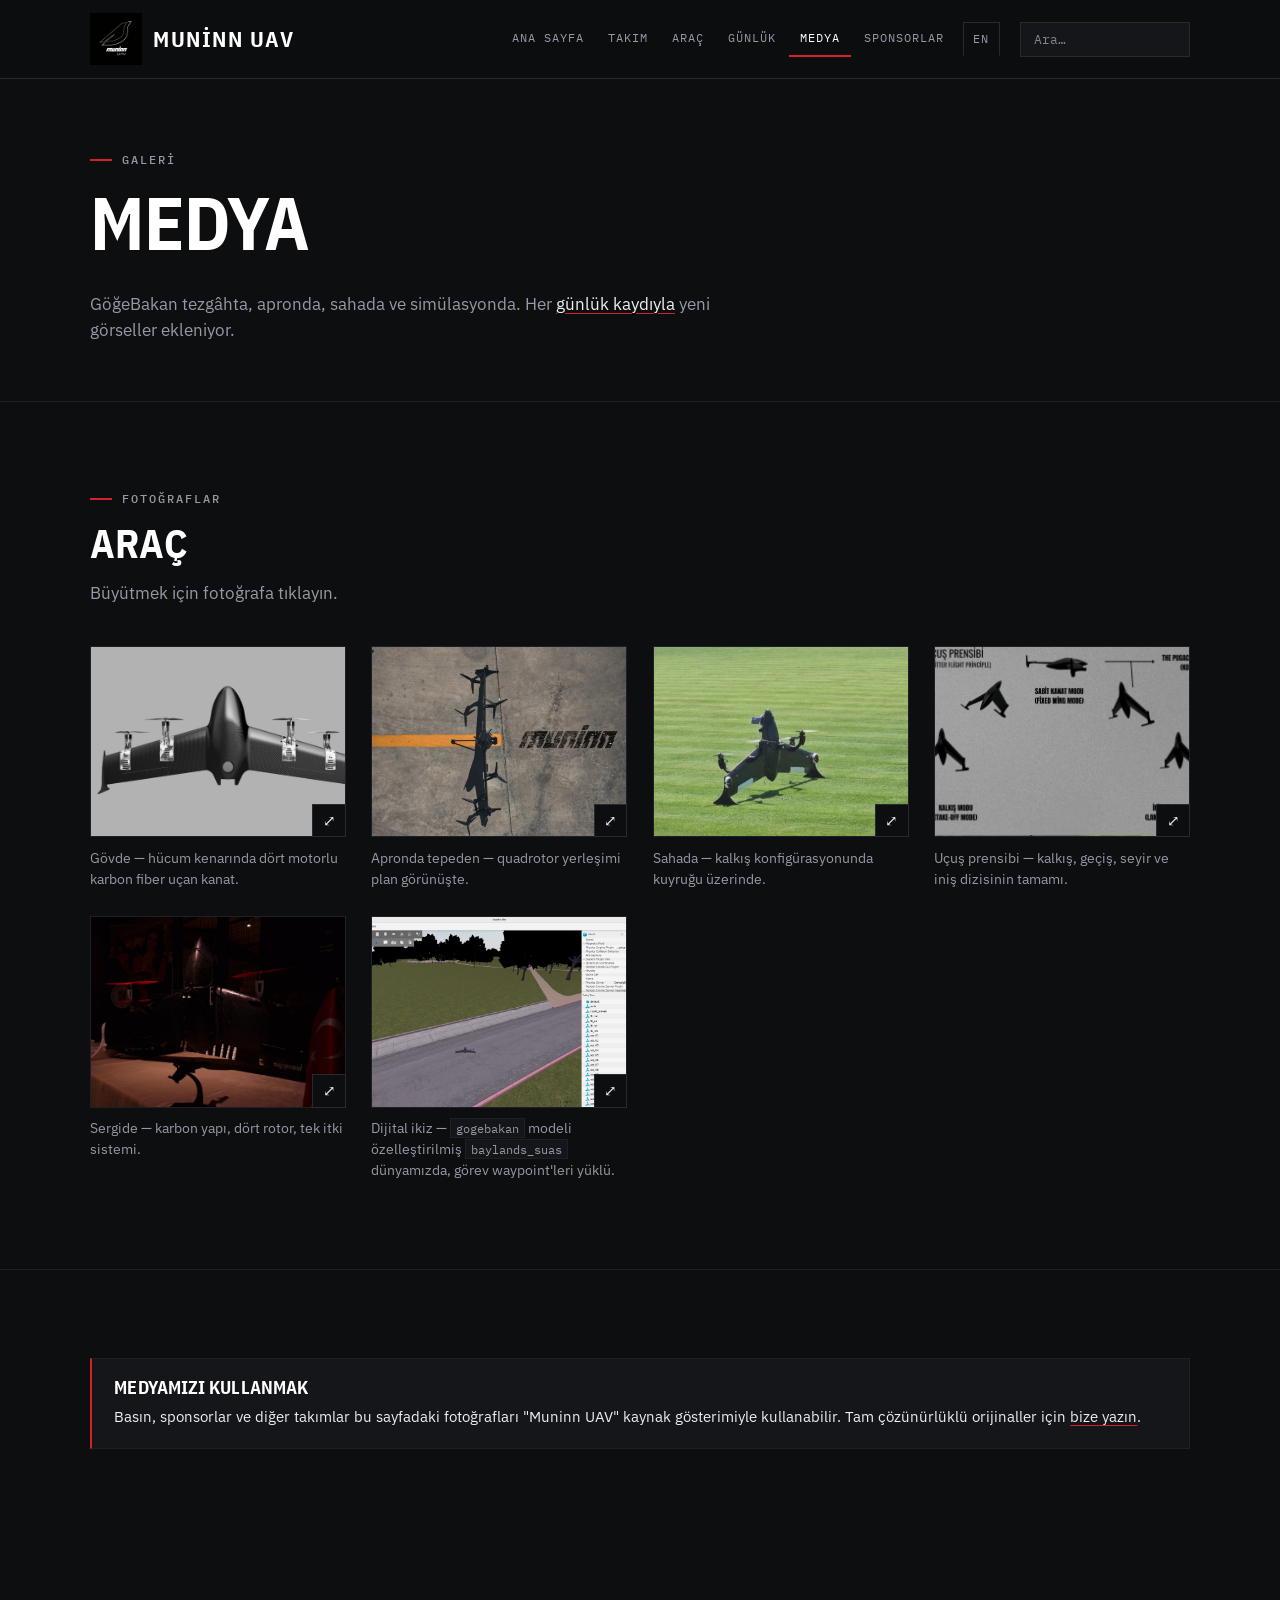
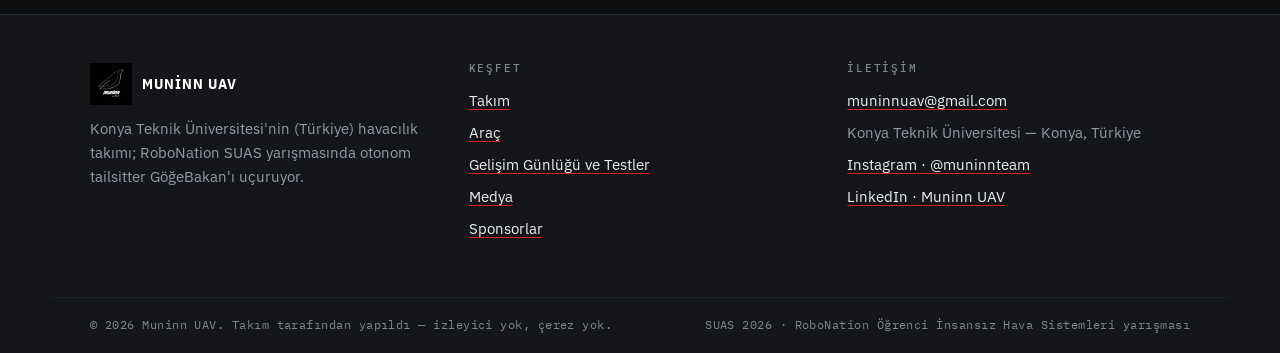
<file: tr/media.html>
<!DOCTYPE html>
<html lang="tr">
<head>
  <meta charset="utf-8">
  <meta name="viewport" content="width=device-width, initial-scale=1">
  <meta name="color-scheme" content="dark">
  <title>Medya — Muninn UAV</title>
  <meta name="description" content="Muninn UAV foto ve video galerisi: GöğeBakan'ın yapımı, tezgâh testleri, uçuş testleri ve arkasındaki ekip. Galeri her günlük kaydıyla büyür.">
  <meta property="og:site_name" content="Muninn UAV">
  <meta property="og:type" content="website">
  <meta property="og:title" content="Medya — Muninn UAV">
  <meta property="og:description" content="Muninn UAV foto ve video galerisi: GöğeBakan'ın yapımı, tezgâh testleri, uçuş testleri ve arkasındaki ekip. Galeri her günlük kaydıyla büyür.">
  <meta property="og:url" content="https://muninn-uav-team.github.io/muninn-uav-website/tr/media.html">
  <meta property="og:image" content="https://muninn-uav-team.github.io/muninn-uav-website/assets/img/WhatsApp%20Image%202026-07-10%20at%2011.17.12.jpeg">
  <meta property="og:image:width" content="1024">
  <meta property="og:image:height" content="1024">
  <meta property="og:locale" content="tr_TR">
  <link rel="icon" type="image/jpeg" href="../assets/img/WhatsApp%20Image%202026-07-10%20at%2011.17.12.jpeg">
  <link rel="alternate" hreflang="en" href="../media.html">
  <link rel="stylesheet" href="../assets/css/style.css">
</head>
<body>
<a class="skip-link" href="#main">İçeriğe atla</a>

<header class="site-header">
  <div class="container header-inner">
    <a class="brand" href="index.html">
      <img src="../assets/img/WhatsApp%20Image%202026-07-10%20at%2011.17.12.jpeg" alt="" width="36" height="36">
      <span>Muninn UAV</span>
    </a>
    <button class="nav-toggle" aria-expanded="false" aria-controls="site-nav">
      <span class="nav-toggle-bars" aria-hidden="true"></span> Menü
    </button>
    <nav id="site-nav" class="site-nav" aria-label="Ana gezinme">
      <ul>
        <li><a href="index.html">Ana Sayfa</a></li>
        <li><a href="team.html">Takım</a></li>
        <li><a href="vehicle.html">Araç</a></li>
        <li><a href="journey.html">Günlük</a></li>
        <li><a href="media.html" aria-current="page">Medya</a></li>
        <li><a href="sponsors.html">Sponsorlar</a></li>
        <li class="lang-link"><a href="../media.html" lang="en" hreflang="en" title="English version">EN</a></li>
      </ul>
      <div class="site-search" role="search">
        <label class="visually-hidden" for="site-search-input">Sitede ara</label>
        <input id="site-search-input" type="search" placeholder="Ara…" autocomplete="off" aria-describedby="search-help">
        <span id="search-help" class="visually-hidden">Yazdıkça sonuçlar alanın altında listelenir. Ok tuşlarıyla gezinebilirsiniz.</span>
        <ul id="search-results" class="search-results" hidden></ul>
        <p id="search-status" class="visually-hidden" role="status"></p>
      </div>
    </nav>
  </div>
</header>

<main id="main">

  <section class="page-hero">
    <div class="container">
      <p class="kicker">Galeri</p>
      <h1>Medya</h1>
      <p class="lede">GöğeBakan tezgâhta, apronda, sahada ve simülasyonda. Her
      <a href="journey.html#log">günlük kaydıyla</a> yeni görseller ekleniyor.</p>
    </div>
  </section>

  <section class="section" id="photos" aria-labelledby="photos-h">
    <div class="container">
      <div class="section-head">
        <p class="kicker">Fotoğraflar</p>
        <h2 id="photos-h">Araç</h2>
        <p class="lede">Büyütmek için fotoğrafa tıklayın.</p>
      </div>
      <div class="grid cols-3">
        <figure>
          <img src="../assets/img/WhatsApp%20Image%202026-07-26%20at%2016.55.04.jpeg" width="1600" height="900" loading="lazy"
               alt="GöğeBakan önden görünüş: karbon fiber uçan kanat, hücum kenarında dört itki motoru ve kanat ucu finleri.">
          <figcaption>Gövde — hücum kenarında dört motorlu karbon fiber uçan kanat.</figcaption>
        </figure>
        <figure>
          <img src="../assets/img/WhatsApp%20Image%202026-07-26%20at%2016.52.01.jpeg" width="900" height="1600" loading="lazy"
               alt="GöğeBakan apronda tam tepeden çekilmiş; betona şablonla yazılmış Muninn yazısının yanında, dört motorlu quadrotor yerleşimi net görünüyor.">
          <figcaption>Apronda tepeden — quadrotor yerleşimi plan görünüşte.</figcaption>
        </figure>
        <figure>
          <img src="../assets/img/gogebakan-hover-grass.jpg" width="380" height="272" loading="lazy"
               alt="GöğeBakan çim sahada kuyruğu üzerinde duruyor; kalkış ve iniş için kullanılan havada asılı kalma konfigürasyonu.">
          <figcaption>Sahada — kalkış konfigürasyonunda kuyruğu üzerinde.</figcaption>
        </figure>
        <figure>
          <img src="../assets/img/gogebakan-flight-principle.jpg" width="815" height="386" loading="lazy"
               alt="GöğeBakan uçuş prensibi şeması: kalkış modu, kalkış sonrası hover modu, sabit kanat modu, Pugaçev Kobra manevrası, iniş öncesi hover modu ve iniş modu.">
          <figcaption>Uçuş prensibi — kalkış, geçiş, seyir ve iniş dizisinin tamamı.</figcaption>
        </figure>
        <figure>
          <img src="../assets/img/WhatsApp%20Image%202026-07-26%20at%2016.52.01%20(1).jpeg" width="1599" height="900" loading="lazy"
               alt="GöğeBakan bir fuar standında Türk bayrağının yanında sergileniyor; karbon fiber yapısı ve kırmızı pervaneleri yandan aydınlatılmış.">
          <figcaption>Sergide — karbon yapı, dört rotor, tek itki sistemi.</figcaption>
        </figure>
        <figure>
          <img src="../assets/media/Screenshot%20from%202026-07-26%2010-34-26.png" width="1851" height="1170" loading="lazy"
               alt="Gazebo Sim ekran görüntüsü: özelleştirilmiş baylands_suas dünyasında yol üzerinde gogebakan uçan kanat modeli; varlık ağacında görevin waypoint'leri (wp_01–wp_15) ve saha sınır işaretleri görünüyor.">
          <figcaption>Dijital ikiz — <code>gogebakan</code> modeli özelleştirilmiş
          <code>baylands_suas</code> dünyamızda, görev waypoint'leri yüklü.</figcaption>
        </figure>
      </div>
    </div>
  </section>

  <section class="section" id="usage" aria-labelledby="usage-h">
    <div class="container">
      <div class="callout">
        <h2 id="usage-h" style="font-size:1.15rem">Medyamızı kullanmak</h2>
        <p class="small">Basın, sponsorlar ve diğer takımlar bu sayfadaki fotoğrafları
        "Muninn UAV" kaynak gösterimiyle kullanabilir. Tam çözünürlüklü orijinaller için
        <a href="mailto:muninnuav@gmail.com?subject=Medya%20talebi">bize yazın</a>.</p>
      </div>
    </div>
  </section>

</main>

<footer class="site-footer">
  <div class="container footer-grid">
    <div>
      <p class="footer-brand"><img src="../assets/img/WhatsApp%20Image%202026-07-10%20at%2011.17.12.jpeg" alt="" width="30" height="30"> Muninn UAV</p>
      <p class="muted small">Konya Teknik Üniversitesi'nin (Türkiye) havacılık takımı; RoboNation SUAS
      yarışmasında otonom tailsitter GöğeBakan'ı uçuruyor.</p>
    </div>
    <nav aria-label="Alt bilgi">
      <h4>Keşfet</h4>
      <ul>
        <li><a href="team.html">Takım</a></li>
        <li><a href="vehicle.html">Araç</a></li>
        <li><a href="journey.html">Gelişim Günlüğü ve Testler</a></li>
        <li><a href="media.html">Medya</a></li>
        <li><a href="sponsors.html">Sponsorlar</a></li>
      </ul>
    </nav>
    <div>
      <h4>İletişim</h4>
      <ul>
        <li><a href="mailto:muninnuav@gmail.com">muninnuav@gmail.com</a></li>
        <li class="muted">Konya Teknik Üniversitesi — Konya, Türkiye</li>
        <li><a href="https://www.instagram.com/muninnteam" rel="external">Instagram · @muninnteam</a></li>
        <li><a href="https://www.linkedin.com/company/yazgi%CC%87t-muni%CC%87nn-i%CC%87ha/" rel="external">LinkedIn · Muninn UAV</a></li>
      </ul>
    </div>
  </div>
  <div class="footer-note container">
    <p>© <span id="footer-year">2026</span> Muninn UAV. Takım tarafından yapıldı — izleyici yok, çerez yok.</p>
    <p>SUAS 2026 · RoboNation Öğrenci İnsansız Hava Sistemleri yarışması</p>
  </div>
</footer>

<script src="../assets/js/search-index-tr.js" defer></script>
<script src="../assets/js/main.js" defer></script>
</body>
</html>
</file>
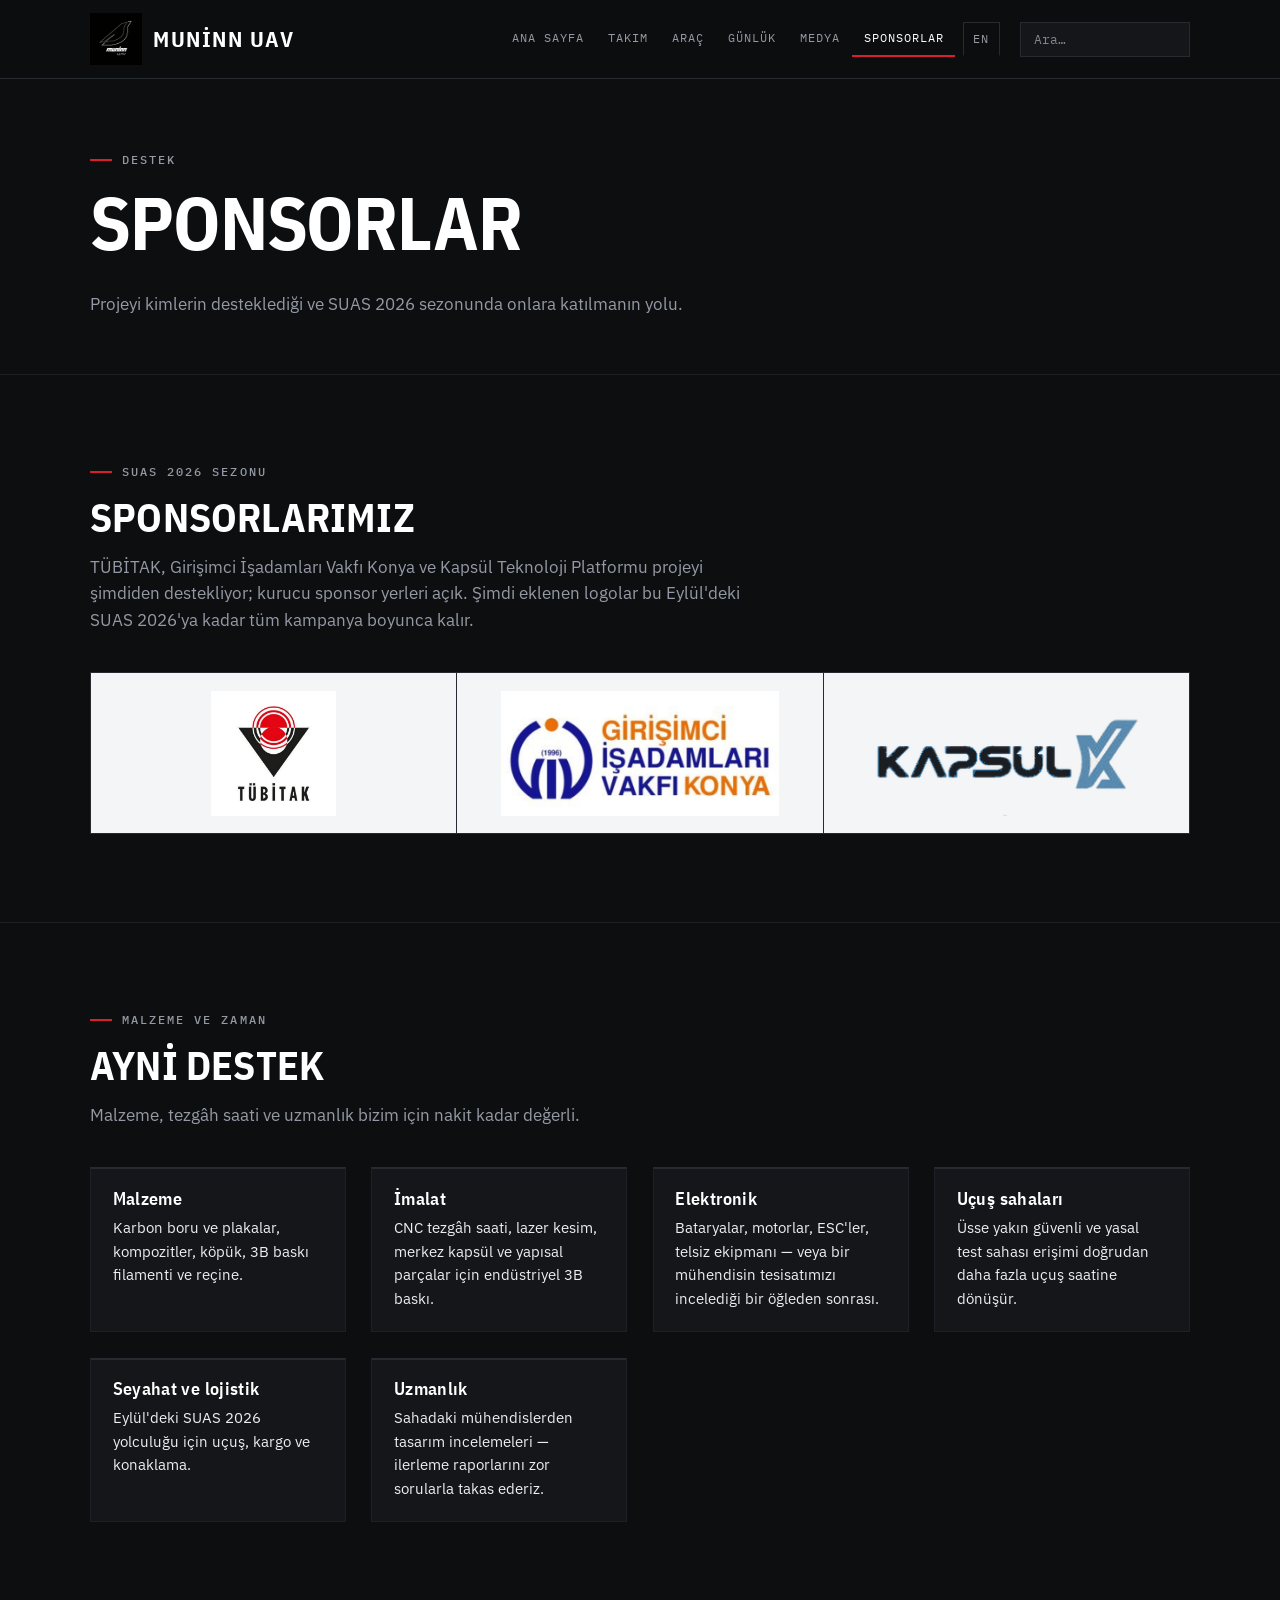
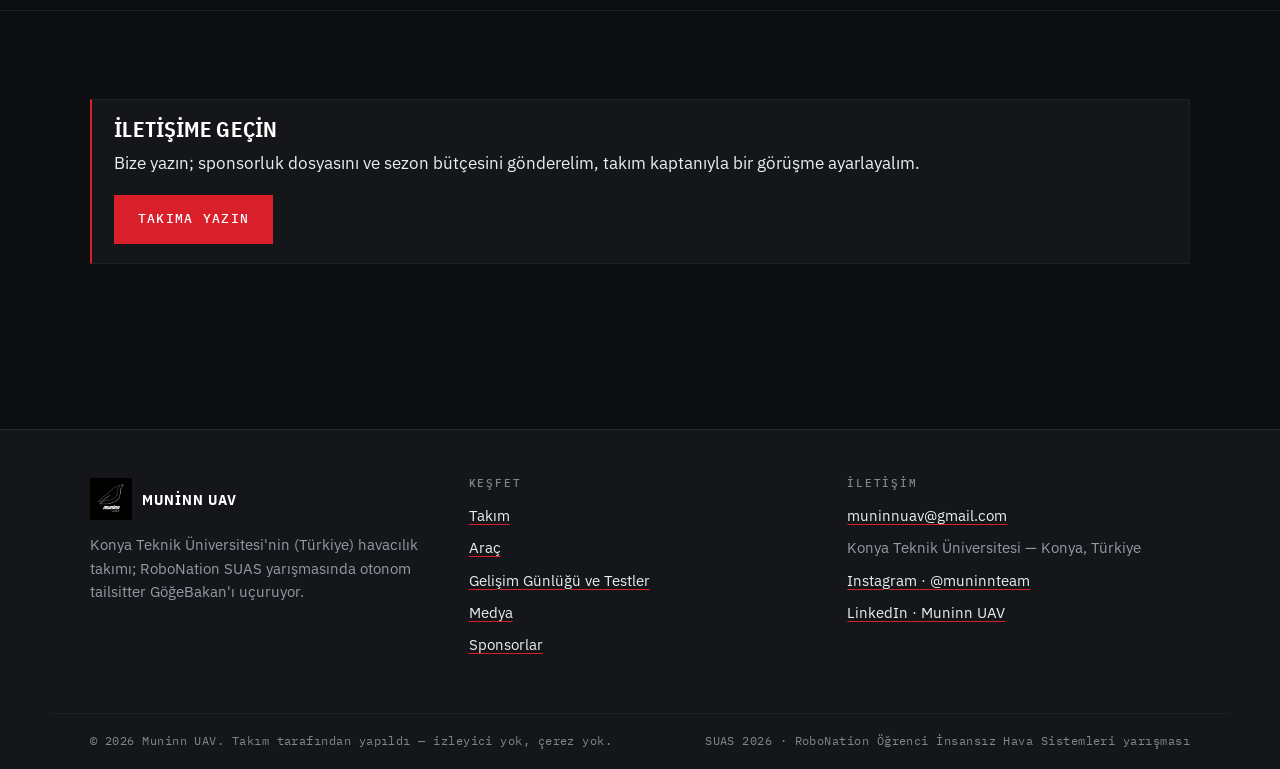
<file: tr/sponsors.html>
<!DOCTYPE html>
<html lang="tr">
<head>
  <meta charset="utf-8">
  <meta name="viewport" content="width=device-width, initial-scale=1">
  <meta name="color-scheme" content="dark">
  <title>Sponsorlar — Muninn UAV</title>
  <meta name="description" content="SUAS 2026 sezonu için Muninn UAV'a sponsor olun: sponsorluk seviyeleri, ayni destek seçenekleri ve desteğinizin neye dönüştüğü — karbon lonjeronlardan Eylül'deki yarışma yolculuğuna.">
  <meta property="og:site_name" content="Muninn UAV">
  <meta property="og:type" content="website">
  <meta property="og:title" content="Sponsorlar — Muninn UAV">
  <meta property="og:description" content="SUAS 2026 sezonu için Muninn UAV'a sponsor olun: sponsorluk seviyeleri, ayni destek seçenekleri ve desteğinizin neye dönüştüğü — karbon lonjeronlardan Eylül'deki yarışma yolculuğuna.">
  <meta property="og:url" content="https://muninn-uav-team.github.io/muninn-uav-website/tr/sponsors.html">
  <meta property="og:image" content="https://muninn-uav-team.github.io/muninn-uav-website/assets/img/WhatsApp%20Image%202026-07-10%20at%2011.17.12.jpeg">
  <meta property="og:image:width" content="1024">
  <meta property="og:image:height" content="1024">
  <meta property="og:locale" content="tr_TR">
  <link rel="icon" type="image/jpeg" href="../assets/img/WhatsApp%20Image%202026-07-10%20at%2011.17.12.jpeg">
  <link rel="alternate" hreflang="en" href="../sponsors.html">
  <link rel="stylesheet" href="../assets/css/style.css">
</head>
<body>
<a class="skip-link" href="#main">İçeriğe atla</a>

<header class="site-header">
  <div class="container header-inner">
    <a class="brand" href="index.html">
      <img src="../assets/img/WhatsApp%20Image%202026-07-10%20at%2011.17.12.jpeg" alt="" width="36" height="36">
      <span>Muninn UAV</span>
    </a>
    <button class="nav-toggle" aria-expanded="false" aria-controls="site-nav">
      <span class="nav-toggle-bars" aria-hidden="true"></span> Menü
    </button>
    <nav id="site-nav" class="site-nav" aria-label="Ana gezinme">
      <ul>
        <li><a href="index.html">Ana Sayfa</a></li>
        <li><a href="team.html">Takım</a></li>
        <li><a href="vehicle.html">Araç</a></li>
        <li><a href="journey.html">Günlük</a></li>
        <li><a href="media.html">Medya</a></li>
        <li><a href="sponsors.html" aria-current="page">Sponsorlar</a></li>
        <li class="lang-link"><a href="../sponsors.html" lang="en" hreflang="en" title="English version">EN</a></li>
      </ul>
      <div class="site-search" role="search">
        <label class="visually-hidden" for="site-search-input">Sitede ara</label>
        <input id="site-search-input" type="search" placeholder="Ara…" autocomplete="off" aria-describedby="search-help">
        <span id="search-help" class="visually-hidden">Yazdıkça sonuçlar alanın altında listelenir. Ok tuşlarıyla gezinebilirsiniz.</span>
        <ul id="search-results" class="search-results" hidden></ul>
        <p id="search-status" class="visually-hidden" role="status"></p>
      </div>
    </nav>
  </div>
</header>

<main id="main">

  <section class="page-hero">
    <div class="container">
      <p class="kicker">Destek</p>
      <h1>Sponsorlar</h1>
      <p class="lede">Projeyi kimlerin desteklediği ve SUAS 2026 sezonunda onlara katılmanın
      yolu.</p>
    </div>
  </section>

  <section class="section" id="current" aria-labelledby="current-h">
    <div class="container">
      <div class="section-head">
        <p class="kicker">SUAS 2026 sezonu</p>
        <h2 id="current-h">Sponsorlarımız</h2>
        <p class="lede">TÜBİTAK, Girişimci İşadamları Vakfı Konya ve Kapsül Teknoloji Platformu
        projeyi şimdiden destekliyor; kurucu sponsor yerleri açık. Şimdi eklenen logolar bu
        Eylül'deki SUAS 2026'ya kadar tüm kampanya boyunca kalır.</p>
      </div>
      <div class="logo-row">
        <img src="../assets/img/unnamed.jpg" width="320" height="140" alt="TÜBİTAK — proje destekçisi">
        <img src="../assets/img/giv-vakfi.png" width="320" height="140" alt="Girişimci İşadamları Vakfı Konya — proje destekçisi">
        <img src="../assets/img/kapsul-x.png" width="320" height="140" alt="Kapsül Teknoloji Platformu — proje destekçisi">
      </div>
    </div>
  </section>

  <section class="section" id="inkind" aria-labelledby="inkind-h">
    <div class="container">
      <div class="section-head">
        <p class="kicker">Malzeme ve zaman</p>
        <h2 id="inkind-h">Ayni destek</h2>
        <p class="lede">Malzeme, tezgâh saati ve uzmanlık bizim için nakit kadar değerli.</p>
      </div>
      <div class="grid cols-3">
        <div class="card"><h3>Malzeme</h3><p class="small">Karbon boru ve plakalar, kompozitler,
        köpük, 3B baskı filamenti ve reçine.</p></div>
        <div class="card"><h3>İmalat</h3><p class="small">CNC tezgâh saati, lazer kesim, merkez
        kapsül ve yapısal parçalar için endüstriyel 3B baskı.</p></div>
        <div class="card"><h3>Elektronik</h3><p class="small">Bataryalar, motorlar, ESC'ler,
        telsiz ekipmanı — veya bir mühendisin tesisatımızı incelediği bir öğleden sonrası.</p></div>
        <div class="card"><h3>Uçuş sahaları</h3><p class="small">Üsse yakın güvenli ve yasal
        test sahası erişimi doğrudan daha fazla uçuş saatine dönüşür.</p></div>
        <div class="card"><h3>Seyahat ve lojistik</h3><p class="small">Eylül'deki SUAS 2026
        yolculuğu için uçuş, kargo ve konaklama.</p></div>
        <div class="card"><h3>Uzmanlık</h3><p class="small">Sahadaki mühendislerden tasarım
        incelemeleri — ilerleme raporlarını zor sorularla takas ederiz.</p></div>
      </div>
    </div>
  </section>

  <section class="section" id="contact-cta" aria-labelledby="cta-h">
    <div class="container">
      <div class="callout">
        <h2 id="cta-h" style="font-size:1.3rem">İletişime geçin</h2>
        <p>Bize yazın; sponsorluk dosyasını ve sezon bütçesini gönderelim, takım kaptanıyla
        bir görüşme ayarlayalım.</p>
        <p style="margin-top:1rem">
          <a class="btn btn-primary" href="mailto:muninnuav@gmail.com?subject=Sponsorluk%20—%20Muninn%20UAV">Takıma yazın</a>
        </p>
      </div>
    </div>
  </section>

</main>

<footer class="site-footer">
  <div class="container footer-grid">
    <div>
      <p class="footer-brand"><img src="../assets/img/WhatsApp%20Image%202026-07-10%20at%2011.17.12.jpeg" alt="" width="30" height="30"> Muninn UAV</p>
      <p class="muted small">Konya Teknik Üniversitesi'nin (Türkiye) havacılık takımı; RoboNation SUAS
      yarışmasında otonom tailsitter GöğeBakan'ı uçuruyor.</p>
    </div>
    <nav aria-label="Alt bilgi">
      <h4>Keşfet</h4>
      <ul>
        <li><a href="team.html">Takım</a></li>
        <li><a href="vehicle.html">Araç</a></li>
        <li><a href="journey.html">Gelişim Günlüğü ve Testler</a></li>
        <li><a href="media.html">Medya</a></li>
        <li><a href="sponsors.html">Sponsorlar</a></li>
      </ul>
    </nav>
    <div>
      <h4>İletişim</h4>
      <ul>
        <li><a href="mailto:muninnuav@gmail.com">muninnuav@gmail.com</a></li>
        <li class="muted">Konya Teknik Üniversitesi — Konya, Türkiye</li>
        <li><a href="https://www.instagram.com/muninnteam" rel="external">Instagram · @muninnteam</a></li>
        <li><a href="https://www.linkedin.com/company/yazgi%CC%87t-muni%CC%87nn-i%CC%87ha/" rel="external">LinkedIn · Muninn UAV</a></li>
      </ul>
    </div>
  </div>
  <div class="footer-note container">
    <p>© <span id="footer-year">2026</span> Muninn UAV. Takım tarafından yapıldı — izleyici yok, çerez yok.</p>
    <p>SUAS 2026 · RoboNation Öğrenci İnsansız Hava Sistemleri yarışması</p>
  </div>
</footer>

<script src="../assets/js/search-index-tr.js" defer></script>
<script src="../assets/js/main.js" defer></script>
</body>
</html>
</file>
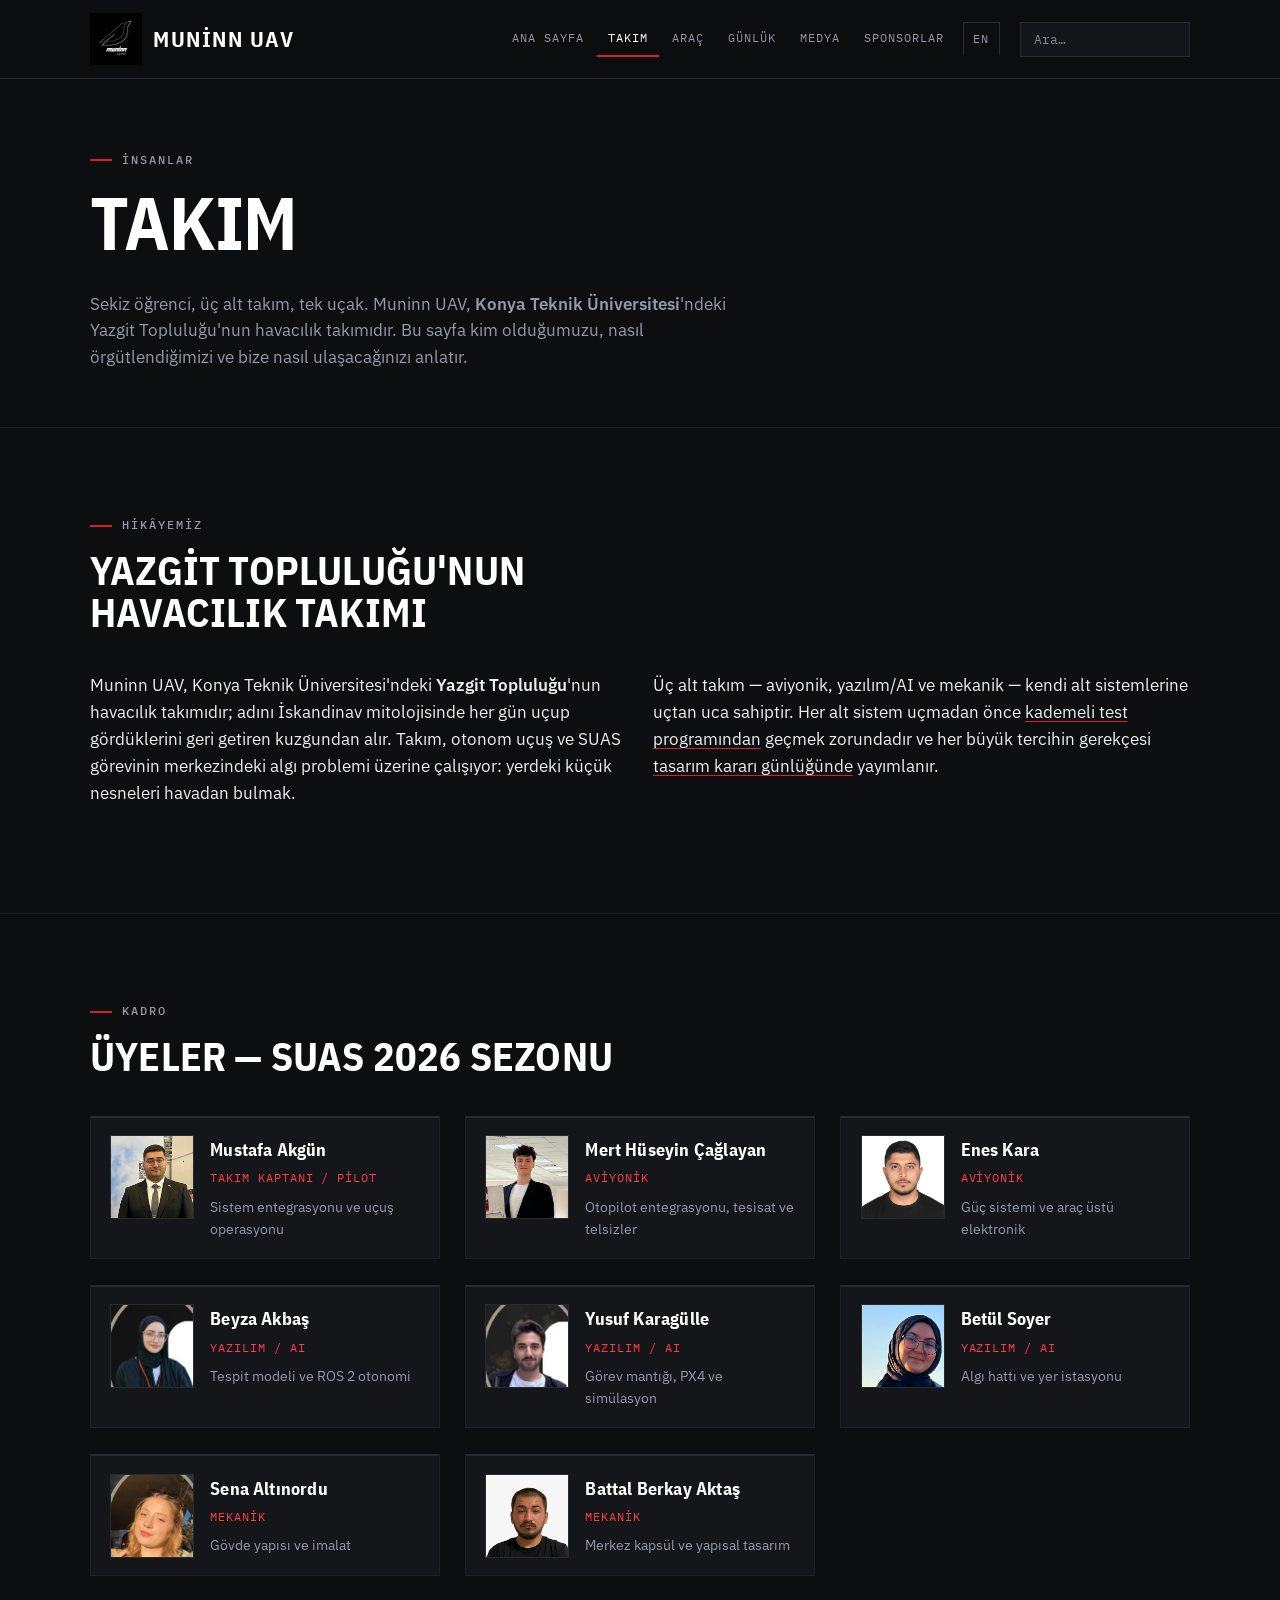
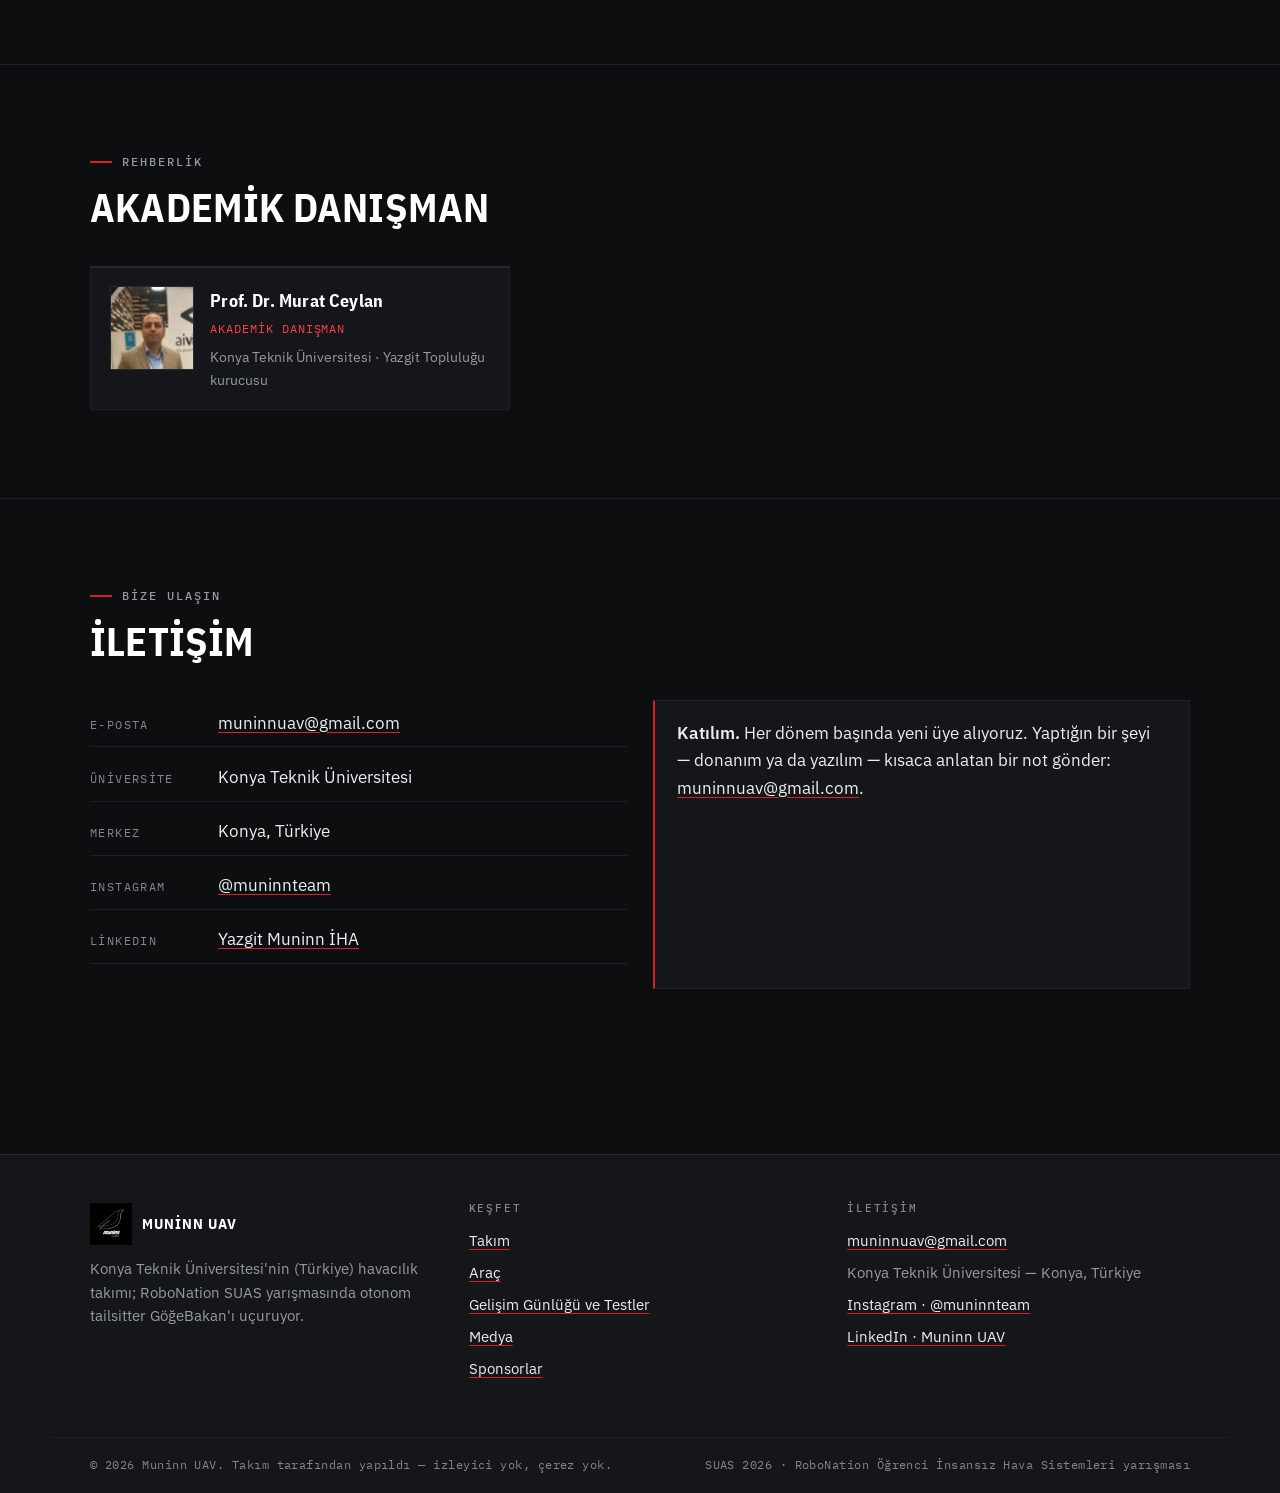
<file: tr/team.html>
<!DOCTYPE html>
<html lang="tr">
<head>
  <meta charset="utf-8">
  <meta name="viewport" content="width=device-width, initial-scale=1">
  <meta name="color-scheme" content="dark">
  <title>Takım — Muninn UAV</title>
  <meta name="description" content="Konya Teknik Üniversitesi Yazgit Topluluğu takımı Muninn UAV ile tanışın: aviyonik, yazılım/AI ve mekanik olmak üzere üç alt takımda sekiz öğrenci mühendis, danışman hocamız ve iletişim bilgileri.">
  <meta property="og:site_name" content="Muninn UAV">
  <meta property="og:type" content="website">
  <meta property="og:title" content="Takım — Muninn UAV">
  <meta property="og:description" content="Konya Teknik Üniversitesi Yazgit Topluluğu takımı Muninn UAV ile tanışın: aviyonik, yazılım/AI ve mekanik olmak üzere üç alt takımda sekiz öğrenci mühendis, danışman hocamız ve iletişim bilgileri.">
  <meta property="og:url" content="https://muninn-uav-team.github.io/muninn-uav-website/tr/team.html">
  <meta property="og:image" content="https://muninn-uav-team.github.io/muninn-uav-website/assets/img/WhatsApp%20Image%202026-07-10%20at%2011.17.12.jpeg">
  <meta property="og:image:width" content="1024">
  <meta property="og:image:height" content="1024">
  <meta property="og:locale" content="tr_TR">
  <link rel="icon" type="image/jpeg" href="../assets/img/WhatsApp%20Image%202026-07-10%20at%2011.17.12.jpeg">
  <link rel="alternate" hreflang="en" href="../team.html">
  <link rel="stylesheet" href="../assets/css/style.css">
</head>
<body>
<a class="skip-link" href="#main">İçeriğe atla</a>

<header class="site-header">
  <div class="container header-inner">
    <a class="brand" href="index.html">
      <img src="../assets/img/WhatsApp%20Image%202026-07-10%20at%2011.17.12.jpeg" alt="" width="36" height="36">
      <span>Muninn UAV</span>
    </a>
    <button class="nav-toggle" aria-expanded="false" aria-controls="site-nav">
      <span class="nav-toggle-bars" aria-hidden="true"></span> Menü
    </button>
    <nav id="site-nav" class="site-nav" aria-label="Ana gezinme">
      <ul>
        <li><a href="index.html">Ana Sayfa</a></li>
        <li><a href="team.html" aria-current="page">Takım</a></li>
        <li><a href="vehicle.html">Araç</a></li>
        <li><a href="journey.html">Günlük</a></li>
        <li><a href="media.html">Medya</a></li>
        <li><a href="sponsors.html">Sponsorlar</a></li>
        <li class="lang-link"><a href="../team.html" lang="en" hreflang="en" title="English version">EN</a></li>
      </ul>
      <div class="site-search" role="search">
        <label class="visually-hidden" for="site-search-input">Sitede ara</label>
        <input id="site-search-input" type="search" placeholder="Ara…" autocomplete="off" aria-describedby="search-help">
        <span id="search-help" class="visually-hidden">Yazdıkça sonuçlar alanın altında listelenir. Ok tuşlarıyla gezinebilirsiniz.</span>
        <ul id="search-results" class="search-results" hidden></ul>
        <p id="search-status" class="visually-hidden" role="status"></p>
      </div>
    </nav>
  </div>
</header>

<main id="main">

  <section class="page-hero">
    <div class="container">
      <p class="kicker">İnsanlar</p>
      <h1>Takım</h1>
      <p class="lede">Sekiz öğrenci, üç alt takım, tek uçak. Muninn UAV, <strong>Konya Teknik
      Üniversitesi</strong>'ndeki Yazgit Topluluğu'nun havacılık takımıdır. Bu sayfa kim
      olduğumuzu, nasıl örgütlendiğimizi ve bize nasıl ulaşacağınızı anlatır.</p>
    </div>
  </section>

  <section class="section" id="about" aria-labelledby="about-h">
    <div class="container">
      <div class="section-head">
        <p class="kicker">Hikâyemiz</p>
        <h2 id="about-h">Yazgit Topluluğu'nun havacılık takımı</h2>
      </div>
      <div class="grid cols-2">
        <p>Muninn UAV, Konya Teknik Üniversitesi'ndeki <strong>Yazgit Topluluğu</strong>'nun
        havacılık takımıdır; adını İskandinav mitolojisinde her gün uçup gördüklerini geri
        getiren kuzgundan alır. Takım, otonom uçuş ve SUAS görevinin merkezindeki algı problemi
        üzerine çalışıyor: yerdeki küçük nesneleri havadan bulmak.</p>
        <p>Üç alt takım — aviyonik, yazılım/AI ve mekanik — kendi alt sistemlerine uçtan uca
        sahiptir. Her alt sistem uçmadan önce
        <a href="journey.html#testing">kademeli test programından</a> geçmek zorundadır ve her
        büyük tercihin gerekçesi
        <a href="vehicle.html#design-decisions">tasarım kararı günlüğünde</a> yayımlanır.</p>
      </div>
    </div>
  </section>

  <section class="section" id="members" aria-labelledby="members-h">
    <div class="container">
      <div class="section-head">
        <p class="kicker">Kadro</p>
        <h2 id="members-h">Üyeler — SUAS 2026 sezonu</h2>
      </div>
      <div class="grid cols-3">
        <div class="card member-card">
          <img class="member-avatar" src="../assets/img/team/mustafa-akgun.jpg" alt="Mustafa Akgün portresi" width="84" height="84" loading="lazy">
          <span>
            <span class="member-name">Mustafa Akgün</span>
            <span class="member-role">Takım kaptanı / Pilot</span>
            <span class="member-sub">Sistem entegrasyonu ve uçuş operasyonu</span>
          </span>
        </div>
        <div class="card member-card">
          <img class="member-avatar" src="../assets/img/team/mert-huseyin-caglayan.jpg" alt="Mert Hüseyin Çağlayan portresi" width="84" height="84" loading="lazy">
          <span>
            <span class="member-name">Mert Hüseyin Çağlayan</span>
            <span class="member-role">Aviyonik</span>
            <span class="member-sub">Otopilot entegrasyonu, tesisat ve telsizler</span>
          </span>
        </div>
        <div class="card member-card">
          <img class="member-avatar" src="../assets/img/team/enes-kara.jpg" alt="Enes Kara portresi" width="84" height="84" loading="lazy">
          <span>
            <span class="member-name">Enes Kara</span>
            <span class="member-role">Aviyonik</span>
            <span class="member-sub">Güç sistemi ve araç üstü elektronik</span>
          </span>
        </div>
        <div class="card member-card">
          <img class="member-avatar" src="../assets/img/team/beyza-akbas.jpg" alt="Beyza Akbaş portresi" width="84" height="84" loading="lazy">
          <span>
            <span class="member-name">Beyza Akbaş</span>
            <span class="member-role">Yazılım / AI</span>
            <span class="member-sub">Tespit modeli ve ROS 2 otonomi</span>
          </span>
        </div>
        <div class="card member-card">
          <img class="member-avatar" src="../assets/img/team/yusuf-karagulle.jpg" alt="Yusuf Karagülle portresi" width="84" height="84" loading="lazy">
          <span>
            <span class="member-name">Yusuf Karagülle</span>
            <span class="member-role">Yazılım / AI</span>
            <span class="member-sub">Görev mantığı, PX4 ve simülasyon</span>
          </span>
        </div>
        <div class="card member-card">
          <img class="member-avatar" src="../assets/img/team/betul-soyer.jpg" alt="Betül Soyer portresi" width="84" height="84" loading="lazy">
          <span>
            <span class="member-name">Betül Soyer</span>
            <span class="member-role">Yazılım / AI</span>
            <span class="member-sub">Algı hattı ve yer istasyonu</span>
          </span>
        </div>
        <div class="card member-card">
          <img class="member-avatar" src="../assets/img/team/sena-altinordu.jpg" alt="Sena Altınordu portresi" width="84" height="84" loading="lazy">
          <span>
            <span class="member-name">Sena Altınordu</span>
            <span class="member-role">Mekanik</span>
            <span class="member-sub">Gövde yapısı ve imalat</span>
          </span>
        </div>
        <div class="card member-card">
          <img class="member-avatar" src="../assets/img/team/berkay-aktas.jpg" alt="Battal Berkay Aktaş portresi" width="84" height="84" loading="lazy">
          <span>
            <span class="member-name">Battal Berkay Aktaş</span>
            <span class="member-role">Mekanik</span>
            <span class="member-sub">Merkez kapsül ve yapısal tasarım</span>
          </span>
        </div>
      </div>
    </div>
  </section>

  <section class="section" id="advisor" aria-labelledby="advisor-h">
    <div class="container">
      <div class="section-head">
        <p class="kicker">Rehberlik</p>
        <h2 id="advisor-h">Akademik danışman</h2>
      </div>
      <div class="card member-card" style="max-width:420px">
        <img class="member-avatar" src="../assets/img/team/murat-ceylan.jpg" alt="Prof. Dr. Murat Ceylan portresi" width="84" height="84" loading="lazy">
        <span>
          <span class="member-name">Prof. Dr. Murat Ceylan</span>
          <span class="member-role">Akademik danışman</span>
          <span class="member-sub">Konya Teknik Üniversitesi · Yazgit Topluluğu kurucusu</span>
        </span>
      </div>
    </div>
  </section>

  <section class="section" id="contact" aria-labelledby="contact-h">
    <div class="container">
      <div class="section-head">
        <p class="kicker">Bize ulaşın</p>
        <h2 id="contact-h">İletişim</h2>
      </div>
      <div class="grid cols-2">
        <ul class="contact-list">
          <li><span class="c-label">E-posta</span> <a href="mailto:muninnuav@gmail.com">muninnuav@gmail.com</a></li>
          <li><span class="c-label">Üniversite</span> <span>Konya Teknik Üniversitesi</span></li>
          <li><span class="c-label">Merkez</span> <span>Konya, Türkiye</span></li>
          <li><span class="c-label">Instagram</span> <a href="https://www.instagram.com/muninnteam" rel="external">@muninnteam</a></li>
          <li><span class="c-label">LinkedIn</span> <a href="https://www.linkedin.com/company/yazgi%CC%87t-muni%CC%87nn-i%CC%87ha/" rel="external">Yazgit Muninn İHA</a></li>
        </ul>
        <div class="callout" id="join">
          <p><strong>Katılım.</strong> Her dönem başında yeni üye alıyoruz. Yaptığın bir şeyi
          — donanım ya da yazılım — kısaca anlatan bir not gönder:
          <a href="mailto:muninnuav@gmail.com?subject=Muninn%20UAV%27a%20Kat%C4%B1l%C4%B1m">muninnuav@gmail.com</a>.</p>
        </div>
      </div>
    </div>
  </section>

</main>

<footer class="site-footer">
  <div class="container footer-grid">
    <div>
      <p class="footer-brand"><img src="../assets/img/WhatsApp%20Image%202026-07-10%20at%2011.17.12.jpeg" alt="" width="30" height="30"> Muninn UAV</p>
      <p class="muted small">Konya Teknik Üniversitesi'nin (Türkiye) havacılık takımı; RoboNation SUAS
      yarışmasında otonom tailsitter GöğeBakan'ı uçuruyor.</p>
    </div>
    <nav aria-label="Alt bilgi">
      <h4>Keşfet</h4>
      <ul>
        <li><a href="team.html">Takım</a></li>
        <li><a href="vehicle.html">Araç</a></li>
        <li><a href="journey.html">Gelişim Günlüğü ve Testler</a></li>
        <li><a href="media.html">Medya</a></li>
        <li><a href="sponsors.html">Sponsorlar</a></li>
      </ul>
    </nav>
    <div>
      <h4>İletişim</h4>
      <ul>
        <li><a href="mailto:muninnuav@gmail.com">muninnuav@gmail.com</a></li>
        <li class="muted">Konya Teknik Üniversitesi — Konya, Türkiye</li>
        <li><a href="https://www.instagram.com/muninnteam" rel="external">Instagram · @muninnteam</a></li>
        <li><a href="https://www.linkedin.com/company/yazgi%CC%87t-muni%CC%87nn-i%CC%87ha/" rel="external">LinkedIn · Muninn UAV</a></li>
      </ul>
    </div>
  </div>
  <div class="footer-note container">
    <p>© <span id="footer-year">2026</span> Muninn UAV. Takım tarafından yapıldı — izleyici yok, çerez yok.</p>
    <p>SUAS 2026 · RoboNation Öğrenci İnsansız Hava Sistemleri yarışması</p>
  </div>
</footer>

<script src="../assets/js/search-index-tr.js" defer></script>
<script src="../assets/js/main.js" defer></script>
</body>
</html>
</file>
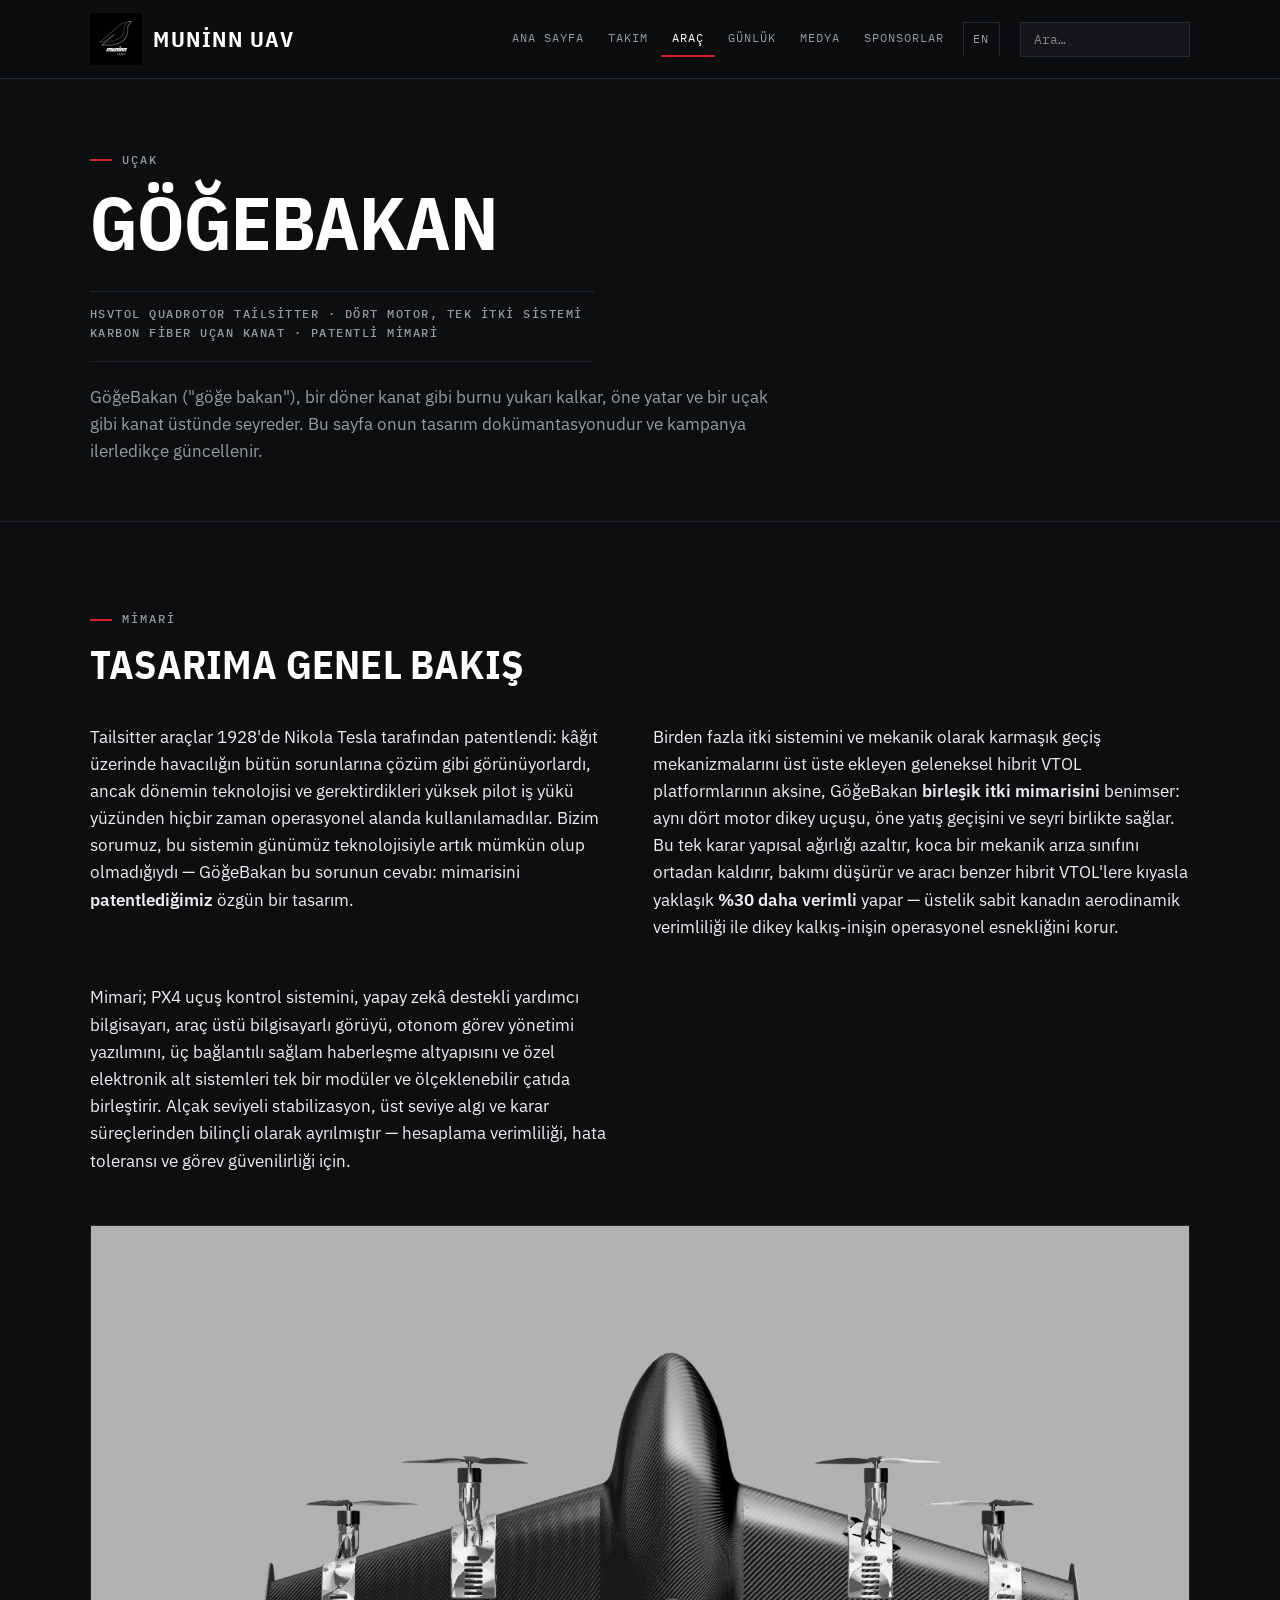
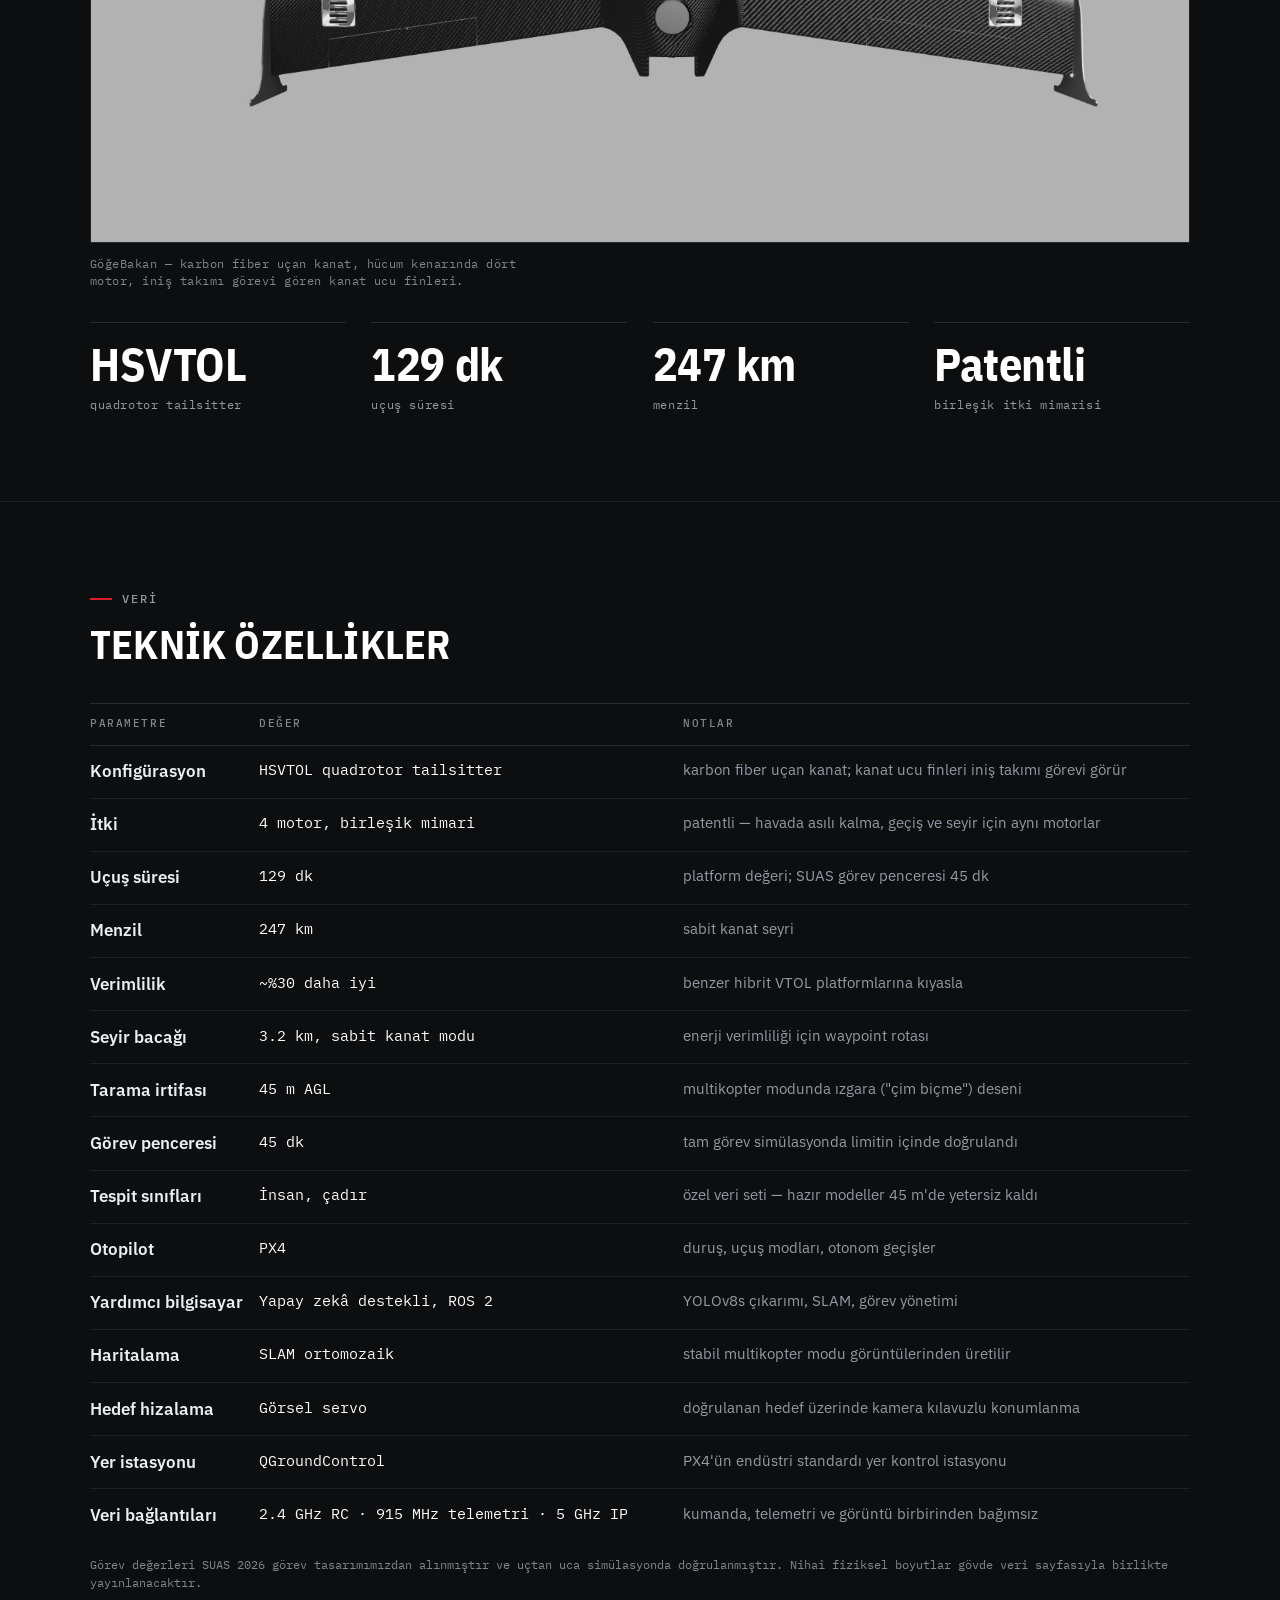
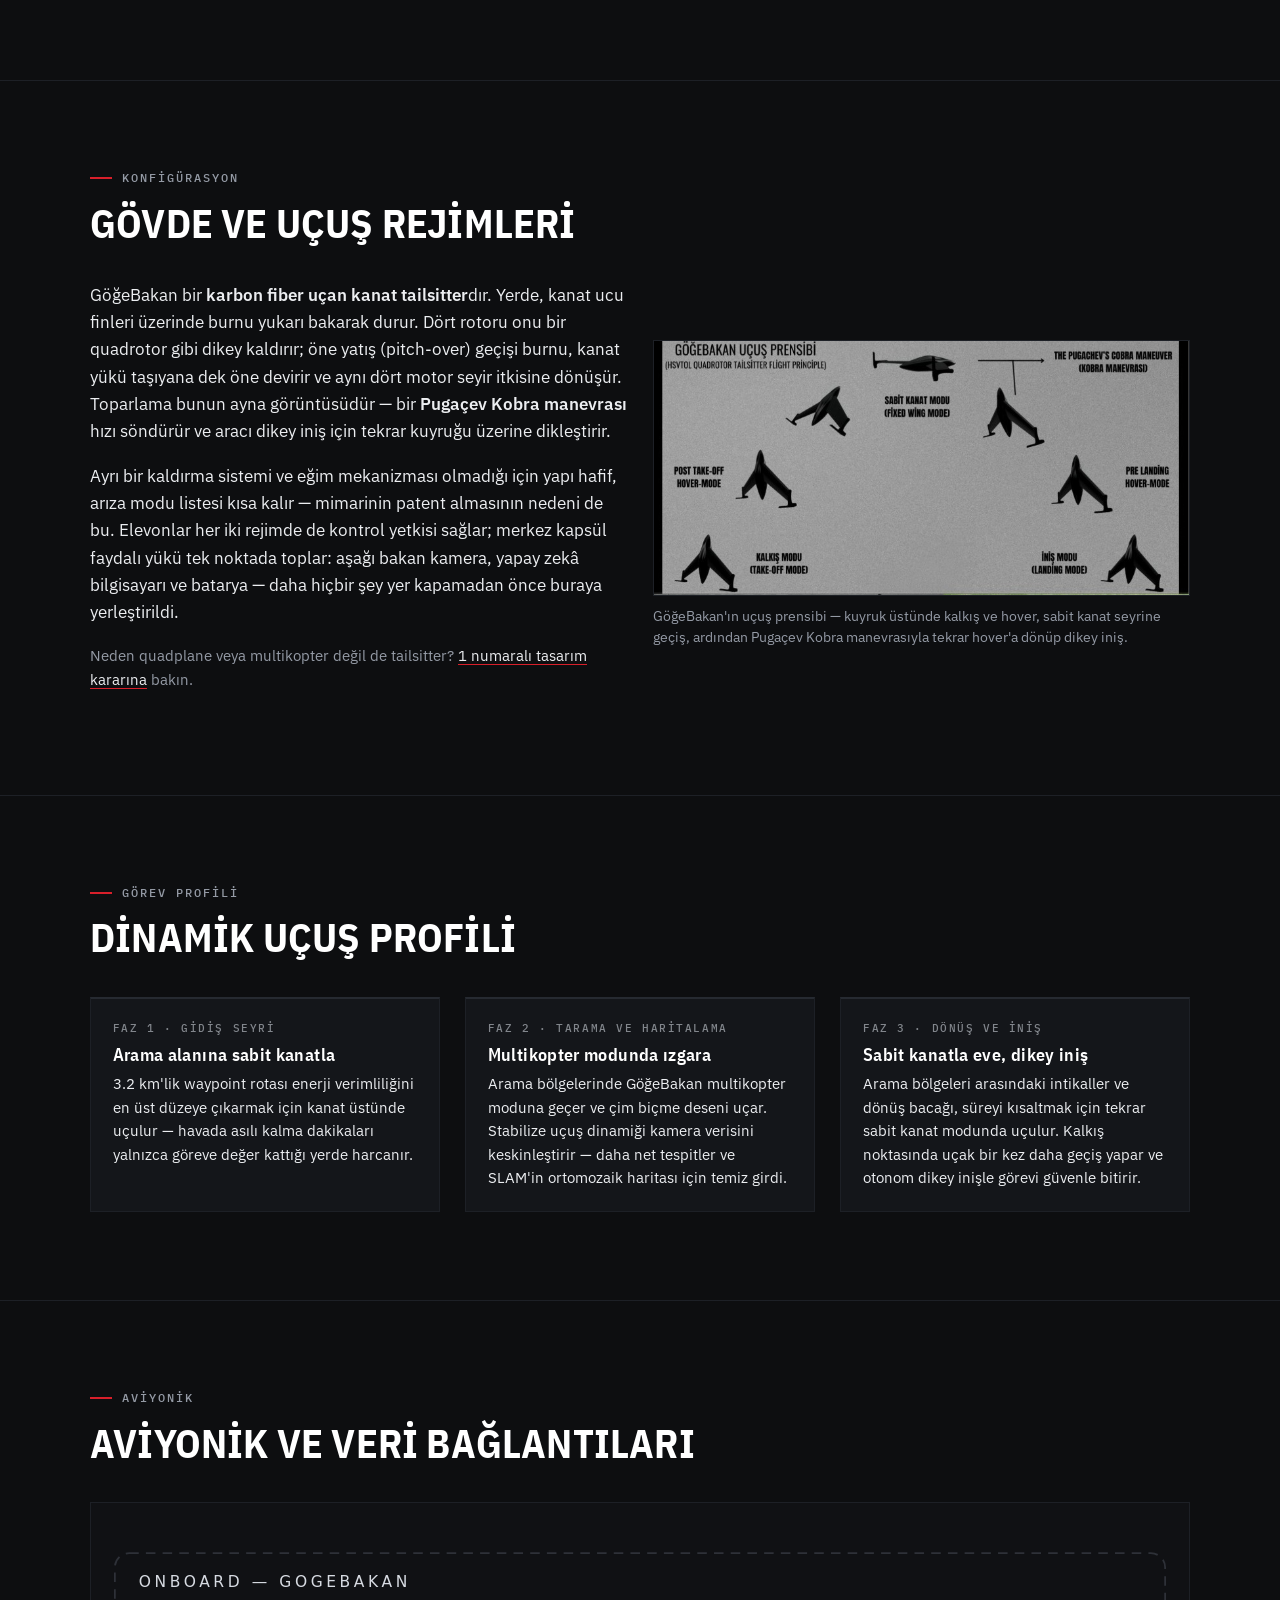
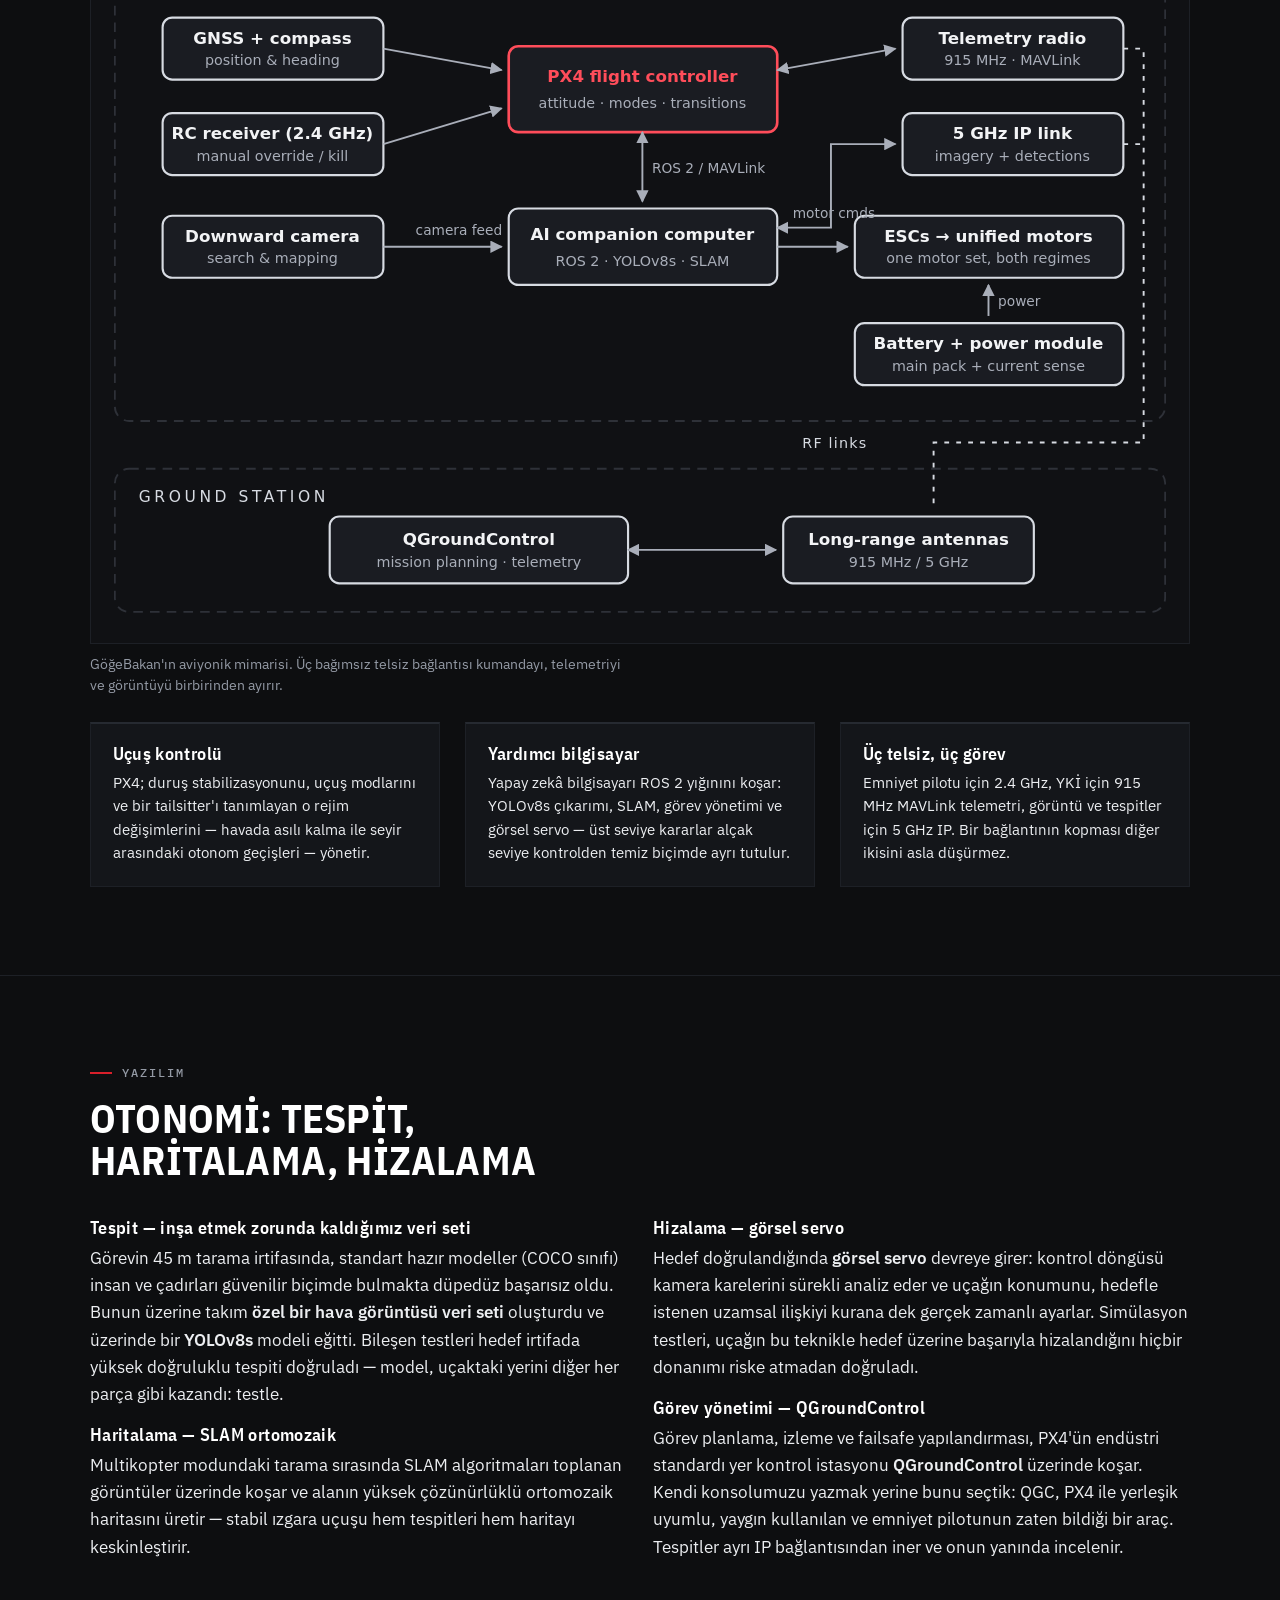
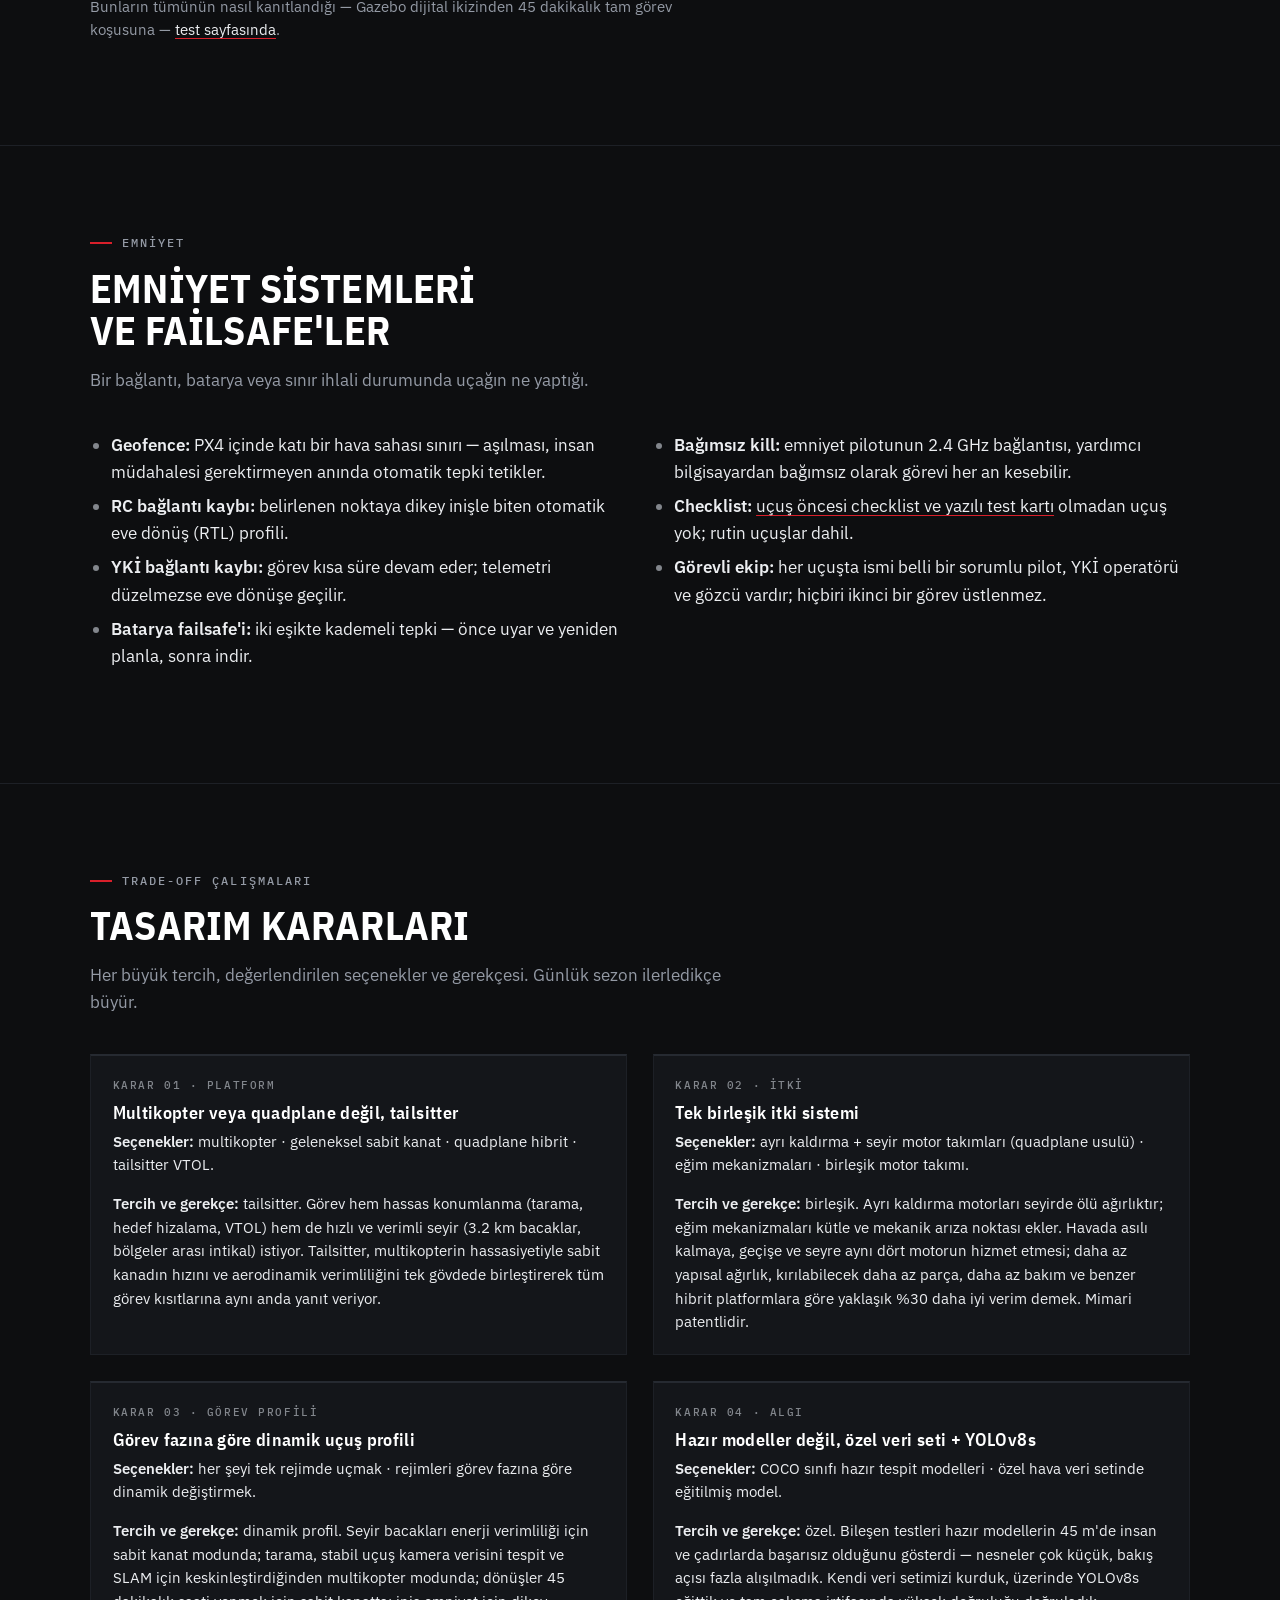
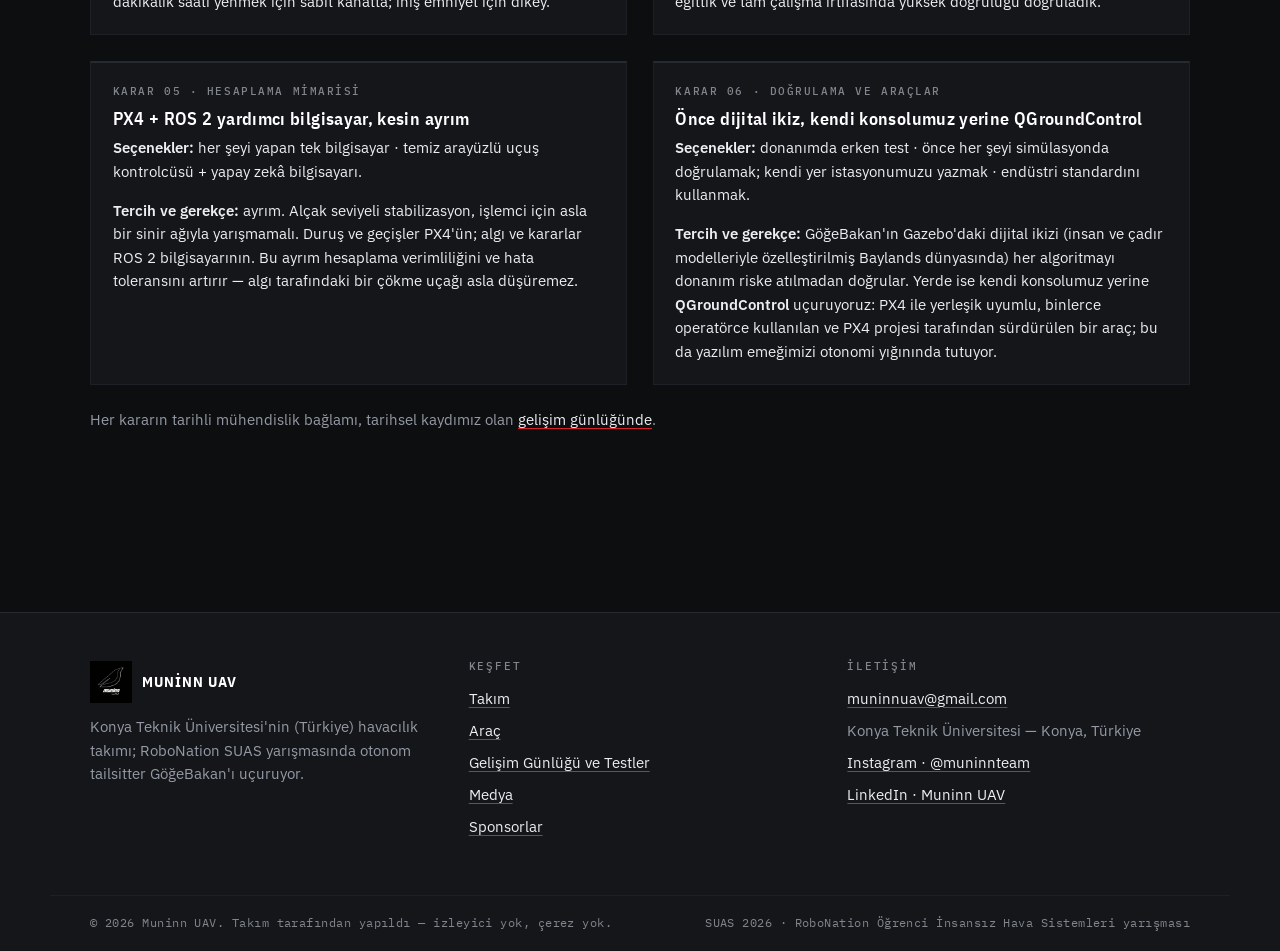
<file: tr/vehicle.html>
<!DOCTYPE html>
<html lang="tr">
<head>
  <meta charset="utf-8">
  <meta name="viewport" content="width=device-width, initial-scale=1">
  <meta name="color-scheme" content="dark">
  <title>Araç: GöğeBakan HSVTOL — Muninn UAV</title>
  <meta name="description" content="Muninn UAV'ın SUAS 2026 için geliştirdiği yüksek hızlı VTOL tailsitter GöğeBakan'ın tam tasarım dokümantasyonu: birleşik itki, PX4 + ROS 2 mimarisi, özel YOLOv8s tespiti, SLAM haritalama, görsel servo ile hedef hizalama ve arkalarındaki tasarım kararları.">
  <meta property="og:site_name" content="Muninn UAV">
  <meta property="og:type" content="website">
  <meta property="og:title" content="Araç: GöğeBakan HSVTOL — Muninn UAV">
  <meta property="og:description" content="Muninn UAV'ın SUAS 2026 için geliştirdiği yüksek hızlı VTOL tailsitter GöğeBakan'ın tam tasarım dokümantasyonu: birleşik itki, PX4 + ROS 2 mimarisi, özel YOLOv8s tespiti, SLAM haritalama, görsel servo ile hedef hizalama ve arkalarındaki tasarım kararları.">
  <meta property="og:url" content="https://muninn-uav-team.github.io/muninn-uav-website/tr/vehicle.html">
  <meta property="og:image" content="https://muninn-uav-team.github.io/muninn-uav-website/assets/img/WhatsApp%20Image%202026-07-10%20at%2011.17.12.jpeg">
  <meta property="og:image:width" content="1024">
  <meta property="og:image:height" content="1024">
  <meta property="og:locale" content="tr_TR">
  <link rel="icon" type="image/jpeg" href="../assets/img/WhatsApp%20Image%202026-07-10%20at%2011.17.12.jpeg">
  <link rel="alternate" hreflang="en" href="../vehicle.html">
  <link rel="stylesheet" href="../assets/css/style.css">
</head>
<body>
<a class="skip-link" href="#main">İçeriğe atla</a>

<header class="site-header">
  <div class="container header-inner">
    <a class="brand" href="index.html">
      <img src="../assets/img/WhatsApp%20Image%202026-07-10%20at%2011.17.12.jpeg" alt="" width="36" height="36">
      <span>Muninn UAV</span>
    </a>
    <button class="nav-toggle" aria-expanded="false" aria-controls="site-nav">
      <span class="nav-toggle-bars" aria-hidden="true"></span> Menü
    </button>
    <nav id="site-nav" class="site-nav" aria-label="Ana gezinme">
      <ul>
        <li><a href="index.html">Ana Sayfa</a></li>
        <li><a href="team.html">Takım</a></li>
        <li><a href="vehicle.html" aria-current="page">Araç</a></li>
        <li><a href="journey.html">Günlük</a></li>
        <li><a href="media.html">Medya</a></li>
        <li><a href="sponsors.html">Sponsorlar</a></li>
        <li class="lang-link"><a href="../vehicle.html" lang="en" hreflang="en" title="English version">EN</a></li>
      </ul>
      <div class="site-search" role="search">
        <label class="visually-hidden" for="site-search-input">Sitede ara</label>
        <input id="site-search-input" type="search" placeholder="Ara…" autocomplete="off" aria-describedby="search-help">
        <span id="search-help" class="visually-hidden">Yazdıkça sonuçlar alanın altında listelenir. Ok tuşlarıyla gezinebilirsiniz.</span>
        <ul id="search-results" class="search-results" hidden></ul>
        <p id="search-status" class="visually-hidden" role="status"></p>
      </div>
    </nav>
  </div>
</header>

<main id="main">

  <section class="page-hero">
    <div class="container">
      <p class="kicker">Uçak</p>
      <h1>GöğeBakan</h1>
      <p class="designation">HSVTOL quadrotor tailsitter · dört motor, tek itki sistemi<br>
      Karbon fiber uçan kanat · patentli mimari</p>
      <p class="lede">GöğeBakan ("göğe bakan"), bir döner kanat gibi burnu yukarı kalkar, öne
      yatar ve bir uçak gibi kanat üstünde seyreder. Bu sayfa onun tasarım dokümantasyonudur ve
      kampanya ilerledikçe güncellenir.</p>
    </div>
  </section>

  <section class="section" id="overview" aria-labelledby="overview-h">
    <div class="container">
      <div class="section-head">
        <p class="kicker">Mimari</p>
        <h2 id="overview-h">Tasarıma genel bakış</h2>
      </div>
      <div class="grid cols-2" style="margin-bottom:2rem">
        <p>Tailsitter araçlar 1928'de Nikola Tesla tarafından patentlendi: kâğıt üzerinde
        havacılığın bütün sorunlarına çözüm gibi görünüyorlardı, ancak dönemin teknolojisi ve
        gerektirdikleri yüksek pilot iş yükü yüzünden hiçbir zaman operasyonel alanda
        kullanılamadılar. Bizim sorumuz, bu sistemin günümüz teknolojisiyle artık mümkün olup
        olmadığıydı — GöğeBakan bu sorunun cevabı: mimarisini <strong>patentlediğimiz</strong>
        özgün bir tasarım.</p>
        <p>Birden fazla itki sistemini ve mekanik olarak karmaşık geçiş mekanizmalarını üst
        üste ekleyen geleneksel hibrit VTOL platformlarının aksine, GöğeBakan <strong>birleşik
        itki mimarisini</strong> benimser: aynı dört motor dikey uçuşu, öne yatış geçişini ve
        seyri birlikte sağlar. Bu tek karar yapısal ağırlığı azaltır, koca bir mekanik arıza
        sınıfını ortadan kaldırır, bakımı düşürür ve aracı benzer hibrit VTOL'lere kıyasla
        yaklaşık <strong>%30 daha verimli</strong> yapar — üstelik sabit kanadın aerodinamik
        verimliliği ile dikey kalkış-inişin operasyonel esnekliğini korur.</p>
        <p>Mimari; PX4 uçuş kontrol sistemini, yapay zekâ destekli yardımcı bilgisayarı,
        araç üstü bilgisayarlı görüyü, otonom görev yönetimi yazılımını, üç bağlantılı sağlam
        haberleşme altyapısını ve özel elektronik alt sistemleri tek bir modüler ve
        ölçeklenebilir çatıda birleştirir. Alçak seviyeli stabilizasyon, üst seviye algı ve
        karar süreçlerinden bilinçli olarak ayrılmıştır — hesaplama verimliliği, hata toleransı
        ve görev güvenilirliği için.</p>
      </div>
      <figure class="hero-art" style="margin-bottom:2rem">
        <img src="../assets/img/WhatsApp%20Image%202026-07-26%20at%2016.55.04.jpeg" width="1600" height="900"
             alt="GöğeBakan önden görünüş: hücum kenarına yerleştirilmiş dört itki motoru, firar kenarında elevonlar ve iniş takımı görevi de gören kanat ucu finleri olan karbon fiber uçan kanat.">
        <figcaption class="small muted">GöğeBakan — karbon fiber uçan kanat, hücum kenarında
        dört motor, iniş takımı görevi gören kanat ucu finleri.</figcaption>
      </figure>
      <div class="grid cols-4">
        <div class="card stat-card"><span class="stat-value">HSVTOL</span><span class="stat-label">quadrotor tailsitter</span></div>
        <div class="card stat-card"><span class="stat-value">129&nbsp;dk</span><span class="stat-label">uçuş süresi</span></div>
        <div class="card stat-card"><span class="stat-value">247&nbsp;km</span><span class="stat-label">menzil</span></div>
        <div class="card stat-card"><span class="stat-value">Patentli</span><span class="stat-label">birleşik itki mimarisi</span></div>
      </div>
    </div>
  </section>

  <section class="section" id="specs" aria-labelledby="specs-h">
    <div class="container">
      <div class="section-head">
        <p class="kicker">Veri</p>
        <h2 id="specs-h">Teknik özellikler</h2>
      </div>
      <div class="table-wrap">
        <table>
          <caption>Görev değerleri SUAS 2026 görev tasarımımızdan alınmıştır ve uçtan uca
          simülasyonda doğrulanmıştır. Nihai fiziksel boyutlar gövde veri sayfasıyla birlikte
          yayınlanacaktır.</caption>
          <thead>
            <tr><th scope="col">Parametre</th><th scope="col">Değer</th><th scope="col">Notlar</th></tr>
          </thead>
          <tbody>
            <tr><th scope="row">Konfigürasyon</th><td>HSVTOL quadrotor tailsitter</td><td>karbon fiber uçan kanat; kanat ucu finleri iniş takımı görevi görür</td></tr>
            <tr><th scope="row">İtki</th><td>4 motor, birleşik mimari</td><td>patentli — havada asılı kalma, geçiş ve seyir için aynı motorlar</td></tr>
            <tr><th scope="row">Uçuş süresi</th><td>129 dk</td><td>platform değeri; SUAS görev penceresi 45 dk</td></tr>
            <tr><th scope="row">Menzil</th><td>247 km</td><td>sabit kanat seyri</td></tr>
            <tr><th scope="row">Verimlilik</th><td>~%30 daha iyi</td><td>benzer hibrit VTOL platformlarına kıyasla</td></tr>
            <tr><th scope="row">Seyir bacağı</th><td>3.2 km, sabit kanat modu</td><td>enerji verimliliği için waypoint rotası</td></tr>
            <tr><th scope="row">Tarama irtifası</th><td>45 m AGL</td><td>multikopter modunda ızgara ("çim biçme") deseni</td></tr>
            <tr><th scope="row">Görev penceresi</th><td>45 dk</td><td>tam görev simülasyonda limitin içinde doğrulandı</td></tr>
            <tr><th scope="row">Tespit sınıfları</th><td>İnsan, çadır</td><td>özel veri seti — hazır modeller 45 m'de yetersiz kaldı</td></tr>
            <tr><th scope="row">Otopilot</th><td>PX4</td><td>duruş, uçuş modları, otonom geçişler</td></tr>
            <tr><th scope="row">Yardımcı bilgisayar</th><td>Yapay zekâ destekli, ROS 2</td><td>YOLOv8s çıkarımı, SLAM, görev yönetimi</td></tr>
            <tr><th scope="row">Haritalama</th><td>SLAM ortomozaik</td><td>stabil multikopter modu görüntülerinden üretilir</td></tr>
            <tr><th scope="row">Hedef hizalama</th><td>Görsel servo</td><td>doğrulanan hedef üzerinde kamera kılavuzlu konumlanma</td></tr>
            <tr><th scope="row">Yer istasyonu</th><td>QGroundControl</td><td>PX4'ün endüstri standardı yer kontrol istasyonu</td></tr>
            <tr><th scope="row">Veri bağlantıları</th><td>2.4 GHz RC · 915 MHz telemetri · 5 GHz IP</td><td>kumanda, telemetri ve görüntü birbirinden bağımsız</td></tr>
          </tbody>
        </table>
      </div>
    </div>
  </section>

  <section class="section" id="airframe" aria-labelledby="airframe-h">
    <div class="container">
      <div class="section-head">
        <p class="kicker">Konfigürasyon</p>
        <h2 id="airframe-h">Gövde ve uçuş rejimleri</h2>
      </div>
      <div class="grid cols-2" style="align-items:center">
        <div>
          <p>GöğeBakan bir <strong>karbon fiber uçan kanat tailsitter</strong>dır. Yerde,
          kanat ucu finleri üzerinde burnu yukarı bakarak durur. Dört rotoru onu bir quadrotor
          gibi dikey kaldırır; öne yatış (pitch-over) geçişi burnu, kanat yükü taşıyana dek öne
          devirir ve aynı dört motor seyir itkisine dönüşür. Toparlama bunun ayna görüntüsüdür —
          bir <strong>Pugaçev Kobra manevrası</strong> hızı söndürür ve aracı dikey iniş için
          tekrar kuyruğu üzerine dikleştirir.</p>
          <p>Ayrı bir kaldırma sistemi ve eğim mekanizması olmadığı için yapı hafif, arıza
          modu listesi kısa kalır — mimarinin patent almasının nedeni de bu. Elevonlar her iki
          rejimde de kontrol yetkisi sağlar; merkez kapsül faydalı yükü tek noktada toplar:
          aşağı bakan kamera, yapay zekâ bilgisayarı ve batarya — daha hiçbir şey yer kapamadan
          önce buraya yerleştirildi.</p>
          <p class="muted small">Neden quadplane veya multikopter değil de tailsitter?
          <a href="#design-decisions">1 numaralı tasarım kararına</a> bakın.</p>
        </div>
        <figure>
          <img src="../assets/img/gogebakan-flight-principle.jpg" width="815" height="386"
               alt="GöğeBakan uçuş prensibi şeması: kuyruğu üzerinde kalkış modu, kalkış sonrası hover modu, sabit kanat moduna geçiş, hız kesmek için Pugaçev Kobra manevrası, iniş öncesi hover modu ve kuyruk üstü iniş modu.">
          <figcaption>GöğeBakan'ın uçuş prensibi — kuyruk üstünde kalkış ve hover, sabit kanat
          seyrine geçiş, ardından Pugaçev Kobra manevrasıyla tekrar hover'a dönüp dikey
          iniş.</figcaption>
        </figure>
      </div>
    </div>
  </section>

  <section class="section" id="profile" aria-labelledby="profile-h">
    <div class="container">
      <div class="section-head">
        <p class="kicker">Görev profili</p>
        <h2 id="profile-h">Dinamik uçuş profili</h2>
      </div>
      <div class="grid cols-3">
        <div class="card">
          <p class="card-kicker">Faz 1 · Gidiş seyri</p>
          <h3>Arama alanına sabit kanatla</h3>
          <p class="small">3.2 km'lik waypoint rotası enerji verimliliğini en üst düzeye
          çıkarmak için kanat üstünde uçulur — havada asılı kalma dakikaları yalnızca göreve
          değer kattığı yerde harcanır.</p>
        </div>
        <div class="card">
          <p class="card-kicker">Faz 2 · Tarama ve haritalama</p>
          <h3>Multikopter modunda ızgara</h3>
          <p class="small">Arama bölgelerinde GöğeBakan multikopter moduna geçer ve çim biçme
          deseni uçar. Stabilize uçuş dinamiği kamera verisini keskinleştirir — daha net
          tespitler ve SLAM'in ortomozaik haritası için temiz girdi.</p>
        </div>
        <div class="card">
          <p class="card-kicker">Faz 3 · Dönüş ve iniş</p>
          <h3>Sabit kanatla eve, dikey iniş</h3>
          <p class="small">Arama bölgeleri arasındaki intikaller ve dönüş bacağı, süreyi
          kısaltmak için tekrar sabit kanat modunda uçulur. Kalkış noktasında uçak bir kez
          daha geçiş yapar ve otonom dikey inişle görevi güvenle bitirir.</p>
        </div>
      </div>
    </div>
  </section>

  <section class="section" id="avionics" aria-labelledby="avionics-h">
    <div class="container">
      <div class="section-head">
        <p class="kicker">Aviyonik</p>
        <h2 id="avionics-h">Aviyonik ve veri bağlantıları</h2>
      </div>
      <figure style="margin-bottom:1.6rem">
        <img src="../assets/img/avionics-diagram.svg" width="920" height="620"
             alt="Aviyonik blok şeması: GNSS ve RC alıcısı PX4 uçuş kontrolcüsünü besler; PX4, birleşik itki ESC'lerini sürer. ROS 2, YOLOv8s ve SLAM koşan yapay zekâ bilgisayarı aşağı bakan kamerayı okur, PX4 ile veri alışverişi yapar ve tespitleri 5 GHz IP bağlantısı üzerinden aktarır. 915 MHz telemetri telsizi PX4'ü yer istasyonu bilgisayarındaki QGroundControl'e bağlar.">
        <figcaption>GöğeBakan'ın aviyonik mimarisi. Üç bağımsız telsiz bağlantısı kumandayı,
        telemetriyi ve görüntüyü birbirinden ayırır.</figcaption>
      </figure>
      <div class="grid cols-3">
        <div class="card">
          <h3>Uçuş kontrolü</h3>
          <p class="small">PX4; duruş stabilizasyonunu, uçuş modlarını ve bir tailsitter'ı
          tanımlayan o rejim değişimlerini — havada asılı kalma ile seyir arasındaki otonom
          geçişleri — yönetir.</p>
        </div>
        <div class="card">
          <h3>Yardımcı bilgisayar</h3>
          <p class="small">Yapay zekâ bilgisayarı ROS 2 yığınını koşar: YOLOv8s çıkarımı, SLAM,
          görev yönetimi ve görsel servo — üst seviye kararlar alçak seviye kontrolden temiz
          biçimde ayrı tutulur.</p>
        </div>
        <div class="card">
          <h3>Üç telsiz, üç görev</h3>
          <p class="small">Emniyet pilotu için 2.4 GHz, YKİ için 915 MHz MAVLink telemetri,
          görüntü ve tespitler için 5 GHz IP. Bir bağlantının kopması diğer ikisini asla
          düşürmez.</p>
        </div>
      </div>
    </div>
  </section>

  <section class="section" id="autonomy" aria-labelledby="autonomy-h">
    <div class="container">
      <div class="section-head">
        <p class="kicker">Yazılım</p>
        <h2 id="autonomy-h">Otonomi: tespit, haritalama, hizalama</h2>
      </div>
      <div class="grid cols-2">
        <div>
          <h3>Tespit — inşa etmek zorunda kaldığımız veri seti</h3>
          <p>Görevin 45 m tarama irtifasında, standart hazır modeller (COCO sınıfı) insan ve
          çadırları güvenilir biçimde bulmakta düpedüz başarısız oldu. Bunun üzerine takım
          <strong>özel bir hava görüntüsü veri seti</strong> oluşturdu ve üzerinde bir
          <strong>YOLOv8s</strong> modeli eğitti. Bileşen testleri hedef irtifada yüksek
          doğruluklu tespiti doğruladı — model, uçaktaki yerini diğer her parça gibi kazandı:
          testle.</p>
          <h3>Haritalama — SLAM ortomozaik</h3>
          <p>Multikopter modundaki tarama sırasında SLAM algoritmaları toplanan görüntüler
          üzerinde koşar ve alanın yüksek çözünürlüklü ortomozaik haritasını üretir — stabil
          ızgara uçuşu hem tespitleri hem haritayı keskinleştirir.</p>
        </div>
        <div>
          <h3>Hizalama — görsel servo</h3>
          <p>Hedef doğrulandığında <strong>görsel servo</strong> devreye girer: kontrol
          döngüsü kamera karelerini sürekli analiz eder ve uçağın konumunu, hedefle istenen
          uzamsal ilişkiyi kurana dek gerçek zamanlı ayarlar. Simülasyon testleri, uçağın bu
          teknikle hedef üzerine başarıyla hizalandığını hiçbir donanımı riske atmadan
          doğruladı.</p>
          <h3>Görev yönetimi — QGroundControl</h3>
          <p>Görev planlama, izleme ve failsafe yapılandırması, PX4'ün endüstri standardı yer
          kontrol istasyonu <strong>QGroundControl</strong> üzerinde koşar. Kendi konsolumuzu
          yazmak yerine bunu seçtik: QGC, PX4 ile yerleşik uyumlu, yaygın kullanılan ve emniyet
          pilotunun zaten bildiği bir araç. Tespitler ayrı IP bağlantısından iner ve onun
          yanında incelenir.</p>
        </div>
      </div>
      <p class="muted small" style="margin-top:1rem">Bunların tümünün nasıl kanıtlandığı —
      Gazebo dijital ikizinden 45 dakikalık tam görev koşusuna —
      <a href="journey.html#testing">test sayfasında</a>.</p>
    </div>
  </section>

  <section class="section" id="safety" aria-labelledby="safety-h">
    <div class="container">
      <div class="section-head">
        <p class="kicker">Emniyet</p>
        <h2 id="safety-h">Emniyet sistemleri ve failsafe'ler</h2>
        <p class="lede">Bir bağlantı, batarya veya sınır ihlali durumunda uçağın ne yaptığı.</p>
      </div>
      <div class="grid cols-2">
        <ul>
          <li><strong>Geofence:</strong> PX4 içinde katı bir hava sahası sınırı — aşılması,
          insan müdahalesi gerektirmeyen anında otomatik tepki tetikler.</li>
          <li><strong>RC bağlantı kaybı:</strong> belirlenen noktaya dikey inişle biten
          otomatik eve dönüş (RTL) profili.</li>
          <li><strong>YKİ bağlantı kaybı:</strong> görev kısa süre devam eder; telemetri
          düzelmezse eve dönüşe geçilir.</li>
          <li><strong>Batarya failsafe'i:</strong> iki eşikte kademeli tepki — önce uyar ve
          yeniden planla, sonra indir.</li>
        </ul>
        <ul>
          <li><strong>Bağımsız kill:</strong> emniyet pilotunun 2.4 GHz bağlantısı, yardımcı
          bilgisayardan bağımsız olarak görevi her an kesebilir.</li>
          <li><strong>Checklist:</strong>
          <a href="journey.html#procedures">uçuş öncesi checklist ve yazılı test kartı</a>
          olmadan uçuş yok; rutin uçuşlar dahil.</li>
          <li><strong>Görevli ekip:</strong> her uçuşta ismi belli bir sorumlu pilot, YKİ
          operatörü ve gözcü vardır; hiçbiri ikinci bir görev üstlenmez.</li>
        </ul>
      </div>
    </div>
  </section>

  <section class="section" id="design-decisions" aria-labelledby="dd-h">
    <div class="container">
      <div class="section-head">
        <p class="kicker">Trade-off çalışmaları</p>
        <h2 id="dd-h">Tasarım kararları</h2>
        <p class="lede">Her büyük tercih, değerlendirilen seçenekler ve gerekçesi. Günlük
        sezon ilerledikçe büyür.</p>
      </div>
      <div class="grid cols-2">
        <article class="card">
          <p class="card-kicker">Karar 01 · Platform</p>
          <h3>Multikopter veya quadplane değil, tailsitter</h3>
          <p class="small"><strong>Seçenekler:</strong> multikopter · geleneksel sabit kanat ·
          quadplane hibrit · tailsitter VTOL.</p>
          <p class="small"><strong>Tercih ve gerekçe:</strong> tailsitter. Görev hem hassas
          konumlanma (tarama, hedef hizalama, VTOL) hem de hızlı ve verimli seyir (3.2 km bacaklar,
          bölgeler arası intikal) istiyor. Tailsitter, multikopterin hassasiyetiyle sabit
          kanadın hızını ve aerodinamik verimliliğini tek gövdede birleştirerek tüm görev
          kısıtlarına aynı anda yanıt veriyor.</p>
        </article>
        <article class="card">
          <p class="card-kicker">Karar 02 · İtki</p>
          <h3>Tek birleşik itki sistemi</h3>
          <p class="small"><strong>Seçenekler:</strong> ayrı kaldırma + seyir motor takımları
          (quadplane usulü) · eğim mekanizmaları · birleşik motor takımı.</p>
          <p class="small"><strong>Tercih ve gerekçe:</strong> birleşik. Ayrı kaldırma
          motorları seyirde ölü ağırlıktır; eğim mekanizmaları kütle ve mekanik arıza noktası
          ekler. Havada asılı kalmaya, geçişe ve seyre aynı dört motorun hizmet etmesi; daha az
          yapısal ağırlık, kırılabilecek daha az parça, daha az bakım ve benzer hibrit
          platformlara göre yaklaşık %30 daha iyi verim demek. Mimari patentlidir.</p>
        </article>
        <article class="card">
          <p class="card-kicker">Karar 03 · Görev profili</p>
          <h3>Görev fazına göre dinamik uçuş profili</h3>
          <p class="small"><strong>Seçenekler:</strong> her şeyi tek rejimde uçmak · rejimleri
          görev fazına göre dinamik değiştirmek.</p>
          <p class="small"><strong>Tercih ve gerekçe:</strong> dinamik profil. Seyir bacakları
          enerji verimliliği için sabit kanat modunda; tarama, stabil uçuş kamera verisini
          tespit ve SLAM için keskinleştirdiğinden multikopter modunda; dönüşler 45 dakikalık
          saati yenmek için sabit kanatta; iniş emniyet için dikey.</p>
        </article>
        <article class="card">
          <p class="card-kicker">Karar 04 · Algı</p>
          <h3>Hazır modeller değil, özel veri seti + YOLOv8s</h3>
          <p class="small"><strong>Seçenekler:</strong> COCO sınıfı hazır tespit modelleri ·
          özel hava veri setinde eğitilmiş model.</p>
          <p class="small"><strong>Tercih ve gerekçe:</strong> özel. Bileşen testleri hazır
          modellerin 45 m'de insan ve çadırlarda başarısız olduğunu gösterdi — nesneler çok
          küçük, bakış açısı fazla alışılmadık. Kendi veri setimizi kurduk, üzerinde YOLOv8s
          eğittik ve tam çalışma irtifasında yüksek doğruluğu doğruladık.</p>
        </article>
        <article class="card">
          <p class="card-kicker">Karar 05 · Hesaplama mimarisi</p>
          <h3>PX4 + ROS 2 yardımcı bilgisayar, kesin ayrım</h3>
          <p class="small"><strong>Seçenekler:</strong> her şeyi yapan tek bilgisayar · temiz
          arayüzlü uçuş kontrolcüsü + yapay zekâ bilgisayarı.</p>
          <p class="small"><strong>Tercih ve gerekçe:</strong> ayrım. Alçak seviyeli
          stabilizasyon, işlemci için asla bir sinir ağıyla yarışmamalı. Duruş ve geçişler
          PX4'ün; algı ve kararlar ROS 2 bilgisayarının. Bu ayrım hesaplama verimliliğini ve
          hata toleransını artırır — algı tarafındaki bir çökme uçağı asla düşüremez.</p>
        </article>
        <article class="card">
          <p class="card-kicker">Karar 06 · Doğrulama ve araçlar</p>
          <h3>Önce dijital ikiz, kendi konsolumuz yerine QGroundControl</h3>
          <p class="small"><strong>Seçenekler:</strong> donanımda erken test · önce her şeyi
          simülasyonda doğrulamak; kendi yer istasyonumuzu yazmak · endüstri standardını
          kullanmak.</p>
          <p class="small"><strong>Tercih ve gerekçe:</strong> GöğeBakan'ın Gazebo'daki dijital
          ikizi (insan ve çadır modelleriyle özelleştirilmiş Baylands dünyasında) her
          algoritmayı donanım riske atılmadan doğrular. Yerde ise kendi konsolumuz yerine
          <strong>QGroundControl</strong> uçuruyoruz: PX4 ile yerleşik uyumlu, binlerce
          operatörce kullanılan ve PX4 projesi tarafından sürdürülen bir araç; bu da yazılım
          emeğimizi otonomi yığınında tutuyor.</p>
        </article>
      </div>
      <p class="muted small" style="margin-top:1.4rem">Her kararın tarihli mühendislik bağlamı,
      tarihsel kaydımız olan <a href="journey.html#log">gelişim günlüğünde</a>.</p>
    </div>
  </section>

</main>

<footer class="site-footer">
  <div class="container footer-grid">
    <div>
      <p class="footer-brand"><img src="../assets/img/WhatsApp%20Image%202026-07-10%20at%2011.17.12.jpeg" alt="" width="30" height="30"> Muninn UAV</p>
      <p class="muted small">Konya Teknik Üniversitesi'nin (Türkiye) havacılık takımı; RoboNation SUAS
      yarışmasında otonom tailsitter GöğeBakan'ı uçuruyor.</p>
    </div>
    <nav aria-label="Alt bilgi">
      <h4>Keşfet</h4>
      <ul>
        <li><a href="team.html">Takım</a></li>
        <li><a href="vehicle.html">Araç</a></li>
        <li><a href="journey.html">Gelişim Günlüğü ve Testler</a></li>
        <li><a href="media.html">Medya</a></li>
        <li><a href="sponsors.html">Sponsorlar</a></li>
      </ul>
    </nav>
    <div>
      <h4>İletişim</h4>
      <ul>
        <li><a href="mailto:muninnuav@gmail.com">muninnuav@gmail.com</a></li>
        <li class="muted">Konya Teknik Üniversitesi — Konya, Türkiye</li>
        <li><a href="https://www.instagram.com/muninnteam" rel="external">Instagram · @muninnteam</a></li>
        <li><a href="https://www.linkedin.com/company/yazgi%CC%87t-muni%CC%87nn-i%CC%87ha/" rel="external">LinkedIn · Muninn UAV</a></li>
      </ul>
    </div>
  </div>
  <div class="footer-note container">
    <p>© <span id="footer-year">2026</span> Muninn UAV. Takım tarafından yapıldı — izleyici yok, çerez yok.</p>
    <p>SUAS 2026 · RoboNation Öğrenci İnsansız Hava Sistemleri yarışması</p>
  </div>
</footer>

<script src="../assets/js/search-index-tr.js" defer></script>
<script src="../assets/js/main.js" defer></script>
</body>
</html>
</file>
<file: assets/css/style.css>
/* ==========================================================================
   Muninn UAV — team website stylesheet

   Direction: flight-test documentation, not a product landing page. The page
   borrows from aircraft data plates and test cards — condensed uppercase
   signage, monospaced numerals, hairline rules, one hard red used like a
   warning stripe rather than as decoration.

   Single dark theme by choice: the team identity is white-on-black with a
   red mark, and every vehicle render is shot on black.

   Type: IBM Plex (self-hosted, no CDN, no tracking).
     · Plex Sans Condensed 600/700 — headings and signage
     · Plex Sans 400/600          — running text
     · Plex Mono 400/500          — labels, data, numerals
   ========================================================================== */

/* ---------- Fonts ---------- */
@font-face {
  font-family: "Plex Sans"; font-style: normal; font-weight: 400; font-display: swap;
  src: url("../fonts/ibm-plex-sans-latin-400-normal.woff2") format("woff2");
  unicode-range: U+0000-00FF, U+0131, U+0152-0153, U+02BB-02BC, U+02C6, U+02DA, U+02DC,
    U+0304, U+0308, U+0329, U+2000-206F, U+20AC, U+2122, U+2191, U+2193, U+2212, U+2215,
    U+FEFF, U+FFFD;
}
@font-face {
  font-family: "Plex Sans"; font-style: normal; font-weight: 400; font-display: swap;
  src: url("../fonts/ibm-plex-sans-latin-ext-400-normal.woff2") format("woff2");
  unicode-range: U+0100-02BA, U+02BD-02C5, U+02C7-02CC, U+02CE-02D7, U+02DD-02FF, U+0304,
    U+0308, U+0329, U+1D00-1DBF, U+1E00-1E9F, U+1EF2-1EFF, U+2020, U+20A0-20AB, U+20AD-20C0,
    U+2113, U+2C60-2C7F, U+A720-A7FF;
}
@font-face {
  font-family: "Plex Sans"; font-style: normal; font-weight: 600; font-display: swap;
  src: url("../fonts/ibm-plex-sans-latin-600-normal.woff2") format("woff2");
  unicode-range: U+0000-00FF, U+0131, U+0152-0153, U+02BB-02BC, U+02C6, U+02DA, U+02DC,
    U+0304, U+0308, U+0329, U+2000-206F, U+20AC, U+2122, U+2191, U+2193, U+2212, U+2215,
    U+FEFF, U+FFFD;
}
@font-face {
  font-family: "Plex Sans"; font-style: normal; font-weight: 600; font-display: swap;
  src: url("../fonts/ibm-plex-sans-latin-ext-600-normal.woff2") format("woff2");
  unicode-range: U+0100-02BA, U+02BD-02C5, U+02C7-02CC, U+02CE-02D7, U+02DD-02FF, U+0304,
    U+0308, U+0329, U+1D00-1DBF, U+1E00-1E9F, U+1EF2-1EFF, U+2020, U+20A0-20AB, U+20AD-20C0,
    U+2113, U+2C60-2C7F, U+A720-A7FF;
}
@font-face {
  font-family: "Plex Cond"; font-style: normal; font-weight: 600; font-display: swap;
  src: url("../fonts/ibm-plex-sans-condensed-latin-600-normal.woff2") format("woff2");
  unicode-range: U+0000-00FF, U+0131, U+0152-0153, U+02BB-02BC, U+02C6, U+02DA, U+02DC,
    U+0304, U+0308, U+0329, U+2000-206F, U+20AC, U+2122, U+2191, U+2193, U+2212, U+2215,
    U+FEFF, U+FFFD;
}
@font-face {
  font-family: "Plex Cond"; font-style: normal; font-weight: 600; font-display: swap;
  src: url("../fonts/ibm-plex-sans-condensed-latin-ext-600-normal.woff2") format("woff2");
  unicode-range: U+0100-02BA, U+02BD-02C5, U+02C7-02CC, U+02CE-02D7, U+02DD-02FF, U+0304,
    U+0308, U+0329, U+1D00-1DBF, U+1E00-1E9F, U+1EF2-1EFF, U+2020, U+20A0-20AB, U+20AD-20C0,
    U+2113, U+2C60-2C7F, U+A720-A7FF;
}
@font-face {
  font-family: "Plex Cond"; font-style: normal; font-weight: 700; font-display: swap;
  src: url("../fonts/ibm-plex-sans-condensed-latin-700-normal.woff2") format("woff2");
  unicode-range: U+0000-00FF, U+0131, U+0152-0153, U+02BB-02BC, U+02C6, U+02DA, U+02DC,
    U+0304, U+0308, U+0329, U+2000-206F, U+20AC, U+2122, U+2191, U+2193, U+2212, U+2215,
    U+FEFF, U+FFFD;
}
@font-face {
  font-family: "Plex Cond"; font-style: normal; font-weight: 700; font-display: swap;
  src: url("../fonts/ibm-plex-sans-condensed-latin-ext-700-normal.woff2") format("woff2");
  unicode-range: U+0100-02BA, U+02BD-02C5, U+02C7-02CC, U+02CE-02D7, U+02DD-02FF, U+0304,
    U+0308, U+0329, U+1D00-1DBF, U+1E00-1E9F, U+1EF2-1EFF, U+2020, U+20A0-20AB, U+20AD-20C0,
    U+2113, U+2C60-2C7F, U+A720-A7FF;
}
@font-face {
  font-family: "Plex Mono"; font-style: normal; font-weight: 400; font-display: swap;
  src: url("../fonts/ibm-plex-mono-latin-400-normal.woff2") format("woff2");
  unicode-range: U+0000-00FF, U+0131, U+0152-0153, U+02BB-02BC, U+02C6, U+02DA, U+02DC,
    U+0304, U+0308, U+0329, U+2000-206F, U+20AC, U+2122, U+2191, U+2193, U+2212, U+2215,
    U+FEFF, U+FFFD;
}
@font-face {
  font-family: "Plex Mono"; font-style: normal; font-weight: 400; font-display: swap;
  src: url("../fonts/ibm-plex-mono-latin-ext-400-normal.woff2") format("woff2");
  unicode-range: U+0100-02BA, U+02BD-02C5, U+02C7-02CC, U+02CE-02D7, U+02DD-02FF, U+0304,
    U+0308, U+0329, U+1D00-1DBF, U+1E00-1E9F, U+1EF2-1EFF, U+2020, U+20A0-20AB, U+20AD-20C0,
    U+2113, U+2C60-2C7F, U+A720-A7FF;
}
@font-face {
  font-family: "Plex Mono"; font-style: normal; font-weight: 500; font-display: swap;
  src: url("../fonts/ibm-plex-mono-latin-500-normal.woff2") format("woff2");
  unicode-range: U+0000-00FF, U+0131, U+0152-0153, U+02BB-02BC, U+02C6, U+02DA, U+02DC,
    U+0304, U+0308, U+0329, U+2000-206F, U+20AC, U+2122, U+2191, U+2193, U+2212, U+2215,
    U+FEFF, U+FFFD;
}
@font-face {
  font-family: "Plex Mono"; font-style: normal; font-weight: 500; font-display: swap;
  src: url("../fonts/ibm-plex-mono-latin-ext-500-normal.woff2") format("woff2");
  unicode-range: U+0100-02BA, U+02BD-02C5, U+02C7-02CC, U+02CE-02D7, U+02DD-02FF, U+0304,
    U+0308, U+0329, U+1D00-1DBF, U+1E00-1E9F, U+1EF2-1EFF, U+2020, U+20A0-20AB, U+20AD-20C0,
    U+2113, U+2C60-2C7F, U+A720-A7FF;
}

/* ---------- Tokens ---------- */
:root {
  /* Neutrals carry a slight cool bias so they read as chosen, not defaulted */
  --ink:      #0d0e10;
  --surface:  #14161a;
  --raised:   #191c21;
  --rule:     #262a31;
  --rule-soft:#1d2026;
  --text:     #eceef1;
  --strong:   #ffffff;
  --muted:    #949aa5;
  --dim:      #82868c;

  --red:      #d81f2a;   /* the single accent — used like a warning stripe */
  --red-lift: #ff3d47;   /* hover / links only */

  --sans: "Plex Sans", system-ui, -apple-system, "Segoe UI", Roboto, Arial, sans-serif;
  --cond: "Plex Cond", "Plex Sans", system-ui, "Arial Narrow", sans-serif;
  --mono: "Plex Mono", ui-monospace, SFMono-Regular, Menlo, Consolas, monospace;

  --measure: 68ch;
  --header-h: 78px;
  --gutter: clamp(1.25rem, 4vw, 2.5rem);
  color-scheme: dark;
}

/* ---------- Base ---------- */
*, *::before, *::after { box-sizing: border-box; }

html { scroll-behavior: smooth; -webkit-text-size-adjust: 100%; }

body {
  margin: 0;
  background: var(--ink);
  color: var(--text);
  font-family: var(--sans);
  font-size: 1.0625rem;
  line-height: 1.6;
  font-synthesis-weight: none;
}

h1, h2, h3, h4 {
  font-family: var(--cond);
  font-weight: 700;
  line-height: 1.05;
  margin: 0 0 0.4em;
  text-wrap: balance;
  color: var(--strong);
}
h1 { font-size: clamp(2.6rem, 6.4vw, 4.6rem); letter-spacing: -0.015em; text-transform: uppercase; }
h2 { font-size: clamp(1.7rem, 3.4vw, 2.5rem); letter-spacing: 0.005em; text-transform: uppercase; }
h3 { font-size: 1.12rem; letter-spacing: 0.02em; font-weight: 600; text-transform: none; }
h4 { font-size: 0.98rem; }

p { margin: 0 0 1.05em; max-width: var(--measure); }
ul, ol { margin: 0 0 1.05em; padding-left: 1.25em; max-width: var(--measure); }
li { margin-bottom: 0.4em; }
li::marker { color: var(--dim); }

a { color: var(--text); text-decoration: underline; text-decoration-color: var(--red); text-underline-offset: 3px; text-decoration-thickness: 1px; }
a:hover { color: var(--strong); text-decoration-color: var(--red-lift); }

img, svg, video { max-width: 100%; height: auto; display: block; }
video { background: #000; }

hr { border: 0; border-top: 1px solid var(--rule); margin: 2rem 0; }

code {
  font-family: var(--mono); font-size: 0.88em;
  background: var(--surface); border: 1px solid var(--rule-soft);
  padding: 0.1em 0.38em;
}

:target { scroll-margin-top: calc(var(--header-h) + 24px); }

::selection { background: var(--red); color: #fff; }

/* ---------- Accessibility ---------- */
.visually-hidden {
  position: absolute !important;
  width: 1px; height: 1px; margin: -1px; padding: 0; border: 0;
  clip: rect(0 0 0 0); clip-path: inset(50%);
  overflow: hidden; white-space: nowrap;
}

.skip-link {
  position: absolute; left: 1rem; top: -4rem; z-index: 100;
  background: var(--red); color: #fff;
  font-family: var(--mono); font-size: 0.82rem; letter-spacing: 0.08em; text-transform: uppercase;
  padding: 0.7rem 1.1rem; text-decoration: none;
  transition: top 120ms ease;
}
.skip-link:focus { top: 0; }

:focus-visible { outline: 2px solid var(--red-lift); outline-offset: 3px; }

@media (prefers-reduced-motion: reduce) {
  html { scroll-behavior: auto; }
  *, *::before, *::after { transition: none !important; animation: none !important; }
}

/* ---------- Layout ---------- */
.container { max-width: 1180px; margin: 0 auto; padding: 0 var(--gutter); }

.section { padding: clamp(3rem, 7vw, 5.5rem) 0; border-top: 1px solid var(--rule-soft); }
.section:first-of-type { border-top: 0; }

/* Section head: mono label with a red tick, then a condensed rule-topped title */
.section-head { max-width: var(--measure); margin-bottom: clamp(1.75rem, 3vw, 2.5rem); }

.kicker {
  display: flex; align-items: center; gap: 0.6rem;
  font-family: var(--mono); font-weight: 500;
  font-size: 0.72rem; letter-spacing: 0.18em; text-transform: uppercase;
  color: var(--muted);
  margin: 0 0 0.9rem;
}
.kicker::before {
  content: ""; width: 22px; height: 2px; background: var(--red); flex: 0 0 auto;
}

.lede { color: var(--muted); font-size: 1.08rem; line-height: 1.55; }

.grid { display: grid; gap: clamp(1rem, 2vw, 1.75rem); }
.cols-2 { grid-template-columns: repeat(2, minmax(0, 1fr)); }
.cols-3 { grid-template-columns: repeat(auto-fit, minmax(250px, 1fr)); }
.cols-4 { grid-template-columns: repeat(auto-fit, minmax(200px, 1fr)); }
@media (max-width: 760px) { .cols-2 { grid-template-columns: 1fr; } }

.muted { color: var(--muted); }
.small { font-size: 0.92rem; }

/* ---------- Buttons ---------- */
.btn {
  display: inline-block;
  font-family: var(--mono); font-weight: 500;
  font-size: 0.8rem; letter-spacing: 0.1em; text-transform: uppercase;
  padding: 0.85rem 1.4rem;
  text-decoration: none;
  border: 1px solid var(--rule);
  transition: background 120ms ease, border-color 120ms ease, color 120ms ease;
}
.btn-primary { background: var(--red); border-color: var(--red); color: #fff; }
.btn-primary:hover { background: var(--red-lift); border-color: var(--red-lift); color: #fff; }
.btn-ghost { color: var(--text); background: transparent; }
.btn-ghost:hover { border-color: var(--text); color: var(--strong); background: transparent; }

/* ---------- Header ---------- */
.site-header {
  position: sticky; top: 0; z-index: 50;
  background: rgba(13, 14, 16, 0.9);
  backdrop-filter: blur(12px);
  border-bottom: 1px solid var(--rule);
}

.header-inner { min-height: var(--header-h); display: flex; align-items: center; gap: 1.25rem; }

.brand {
  display: flex; align-items: center; gap: 0.7rem;
  text-decoration: none; color: var(--strong);
  font-family: var(--cond); font-weight: 700; font-size: 1.35rem;
  letter-spacing: 0.07em; text-transform: uppercase;
  margin-right: auto; white-space: nowrap;
}
.brand img { width: 52px; height: 52px; object-fit: cover; }

.nav-toggle {
  display: none;
  background: none; border: 1px solid var(--rule);
  color: var(--text); font-family: var(--mono); font-size: 0.75rem;
  letter-spacing: 0.12em; text-transform: uppercase;
  padding: 0.5rem 0.85rem; cursor: pointer;
  align-items: center; gap: 0.55rem;
}
.nav-toggle-bars { display: inline-block; width: 15px; height: 1.5px; background: var(--text); position: relative; }
.nav-toggle-bars::before, .nav-toggle-bars::after {
  content: ""; position: absolute; left: 0; width: 15px; height: 1.5px; background: var(--text);
}
.nav-toggle-bars::before { top: -5px; }
.nav-toggle-bars::after  { top: 5px; }

.site-nav { display: flex; align-items: center; gap: 1.25rem; }
.site-nav > ul { display: flex; align-items: center; gap: 0.1rem; list-style: none; margin: 0; padding: 0; max-width: none; }
.site-nav > ul li { margin: 0; }
.site-nav > ul a {
  display: block; padding: 0.45rem 0.7rem;
  font-family: var(--mono); font-size: 0.78rem;
  letter-spacing: 0.08em; text-transform: uppercase;
  color: var(--muted); text-decoration: none; white-space: nowrap;
  border-bottom: 2px solid transparent;
}
.site-nav > ul a:hover { color: var(--strong); }
.site-nav > ul a[aria-current="page"] { color: var(--strong); border-bottom-color: var(--red); }

.lang-link { margin-left: 0.4rem !important; }
.lang-link a { border: 1px solid var(--rule); border-bottom-width: 1px !important; padding: 0.35rem 0.6rem !important; }
.lang-link a:hover { border-color: var(--text); }

/* ---------- Search ---------- */
.site-search { position: relative; }
.site-search input[type="search"] {
  width: 170px;
  background: var(--surface);
  border: 1px solid var(--rule);
  color: var(--text);
  font-family: var(--mono); font-size: 0.8rem;
  padding: 0.5rem 0.8rem;
}
.site-search input[type="search"]::placeholder { color: var(--dim); }
.site-search input[type="search"]:focus { border-color: var(--red); outline: none; }

.search-results {
  position: absolute; right: 0; top: calc(100% + 9px);
  width: min(430px, 92vw); max-height: 62vh; overflow-y: auto;
  background: var(--raised); border: 1px solid var(--rule);
  list-style: none; margin: 0; padding: 0; max-width: none;
  box-shadow: 0 18px 50px rgba(0, 0, 0, 0.55);
  z-index: 60;
}
.search-results li { margin: 0; border-bottom: 1px solid var(--rule-soft); }
.search-results li:last-child { border-bottom: 0; }
.search-results a { display: block; padding: 0.7rem 0.9rem; text-decoration: none; color: var(--text); }
.search-results a:hover, .search-results a:focus { background: var(--surface); }
.search-results .sr-title { font-weight: 600; display: block; }
.search-results .sr-meta {
  display: block; margin-top: 0.15rem;
  font-family: var(--mono); font-size: 0.74rem; color: var(--dim);
}
.search-results .sr-empty { padding: 0.9rem; color: var(--muted); font-size: 0.9rem; }

/* ---------- Hero ---------- */
.hero { padding: clamp(3rem, 8vw, 6rem) 0 clamp(2.5rem, 5vw, 4rem); }
.hero .container { display: flex; flex-direction: column; align-items: center; text-align: center; }
.hero h1 { margin-bottom: 0.28em; font-size: clamp(3.4rem, 9vw, 6.8rem); }
.hero .kicker { font-size: 0.88rem; }
.hero .designation { max-width: 74ch; font-size: 0.92rem; }
.hero .btn { font-size: 0.92rem; padding: 1rem 1.85rem; }

/* Aircraft designation line — reads like the data plate on the airframe */
.designation {
  font-family: var(--mono); font-weight: 500;
  font-size: 0.78rem; line-height: 1.6;
  letter-spacing: 0.12em; text-transform: uppercase;
  color: var(--muted);
  padding: 0.75rem 0 1.1rem;
  border-top: 1px solid var(--rule);
  border-bottom: 1px solid var(--rule-soft);
  margin: 0 0 1.4rem;
  max-width: 48ch;
}
.designation b { color: var(--strong); font-weight: 500; }
.hero-actions { display: flex; flex-wrap: wrap; justify-content: center; gap: 0.75rem; margin-top: 2rem; }

.hero-art { margin: 0; }
.hero-art video, .hero-art img {
  width: 100%; aspect-ratio: 16 / 9; object-fit: cover;
  border-top: 1px solid var(--rule); border-bottom: 1px solid var(--rule);
}
.hero-art figcaption {
  font-family: var(--mono); font-size: 0.74rem; letter-spacing: 0.04em;
  color: var(--dim); padding-top: 0.7rem;
}

/* Inner page headers */
.page-hero { padding: clamp(2.75rem, 6vw, 4.5rem) 0 clamp(1.75rem, 3vw, 2.5rem); }
.page-hero .lede { max-width: var(--measure); }
.page-hero .designation { max-width: 72ch; }

/* ---------- Cards: technical panels, not rounded blobs ---------- */
.card {
  background: var(--surface);
  border: 1px solid var(--rule-soft);
  border-top: 2px solid var(--rule);
  padding: 1.3rem 1.35rem;
}
.card > :last-child { margin-bottom: 0; }
.card h3 { margin-top: 0; color: var(--strong); }
.card p { max-width: none; }
.card ul, .card ol { max-width: none; }

.card-kicker {
  font-family: var(--mono); font-weight: 500;
  font-size: 0.7rem; letter-spacing: 0.14em; text-transform: uppercase;
  color: var(--dim); margin: 0 0 0.55rem;
}

/* Stat strip — instrument readout, not four rounded tiles */
.stat-card {
  background: transparent;
  border: 0; border-top: 1px solid var(--rule);
  padding: 1.15rem 0 0;
  text-align: left;
}
.stat-card .stat-value {
  display: block;
  font-family: var(--cond); font-weight: 700;
  font-size: clamp(2rem, 4vw, 2.9rem); line-height: 1;
  letter-spacing: -0.01em;
  color: var(--strong);
  font-variant-numeric: tabular-nums;
}
.stat-card .stat-label {
  display: block; margin-top: 0.5rem;
  font-family: var(--mono); font-size: 0.74rem; line-height: 1.45;
  letter-spacing: 0.05em; color: var(--muted);
}

/* Roster entries */
#members .grid, #advisor .grid { grid-template-columns: repeat(auto-fit, minmax(330px, 1fr)); }
.member-card {
  display: grid; grid-template-columns: 84px minmax(0, 1fr);
  gap: 1rem; align-items: start;
  padding: 1.1rem 1.2rem;
}
.member-avatar {
  width: 84px; height: 84px;
  object-fit: cover; object-position: center top;
  border: 1px solid var(--rule);
  background: var(--raised);
  display: flex; align-items: center; justify-content: center;
  font-family: var(--cond); font-weight: 700; font-size: 1.35rem;
  letter-spacing: 0.05em; color: var(--dim);
}
.member-card .member-name { display: block; font-family: var(--cond); font-weight: 700; font-size: 1.15rem; letter-spacing: 0.01em; color: var(--strong); }
.member-card .member-role {
  display: block; margin-top: 0.3rem;
  font-family: var(--mono); font-size: 0.74rem; letter-spacing: 0.08em; text-transform: uppercase;
  color: var(--red-lift);
}
.member-card .member-sub { display: block; margin-top: 0.45rem; font-size: 0.88rem; color: var(--muted); }

/* ---------- Data tables ---------- */
.table-wrap { overflow-x: auto; border-top: 1px solid var(--rule); }
table { border-collapse: collapse; width: 100%; min-width: 520px; }
caption {
  caption-side: bottom; text-align: left; padding: 0.9rem 0 0;
  font-family: var(--mono); font-size: 0.75rem; line-height: 1.5; color: var(--dim);
}
thead th {
  font-family: var(--mono); font-weight: 500;
  font-size: 0.7rem; letter-spacing: 0.14em; text-transform: uppercase;
  color: var(--dim); text-align: left;
  padding: 0.7rem 1rem 0.7rem 0; border-bottom: 1px solid var(--rule);
}
tbody th, tbody td {
  padding: 0.78rem 1rem 0.78rem 0;
  border-bottom: 1px solid var(--rule-soft);
  vertical-align: top; text-align: left;
}
tbody th { font-weight: 600; color: var(--text); white-space: nowrap; width: 1%; }
tbody td:first-of-type {
  font-family: var(--mono); font-size: 0.92rem; color: var(--strong);
  font-variant-numeric: tabular-nums; white-space: nowrap;
}
tbody td:last-child { color: var(--muted); font-size: 0.94rem; }
tbody tr:last-child th, tbody tr:last-child td { border-bottom: 0; }

/* ---------- Timeline & milestones ---------- */
.timeline { list-style: none; margin: 0; padding: 0; max-width: none; }
.timeline > li {
  position: relative; margin: 0;
  padding: 0 0 2.25rem 1.75rem;
  border-left: 1px solid var(--rule);
}
.timeline > li:last-child { border-left-color: transparent; padding-bottom: 0; }
.timeline > li::before {
  content: ""; position: absolute; left: -3.5px; top: 8px;
  width: 6px; height: 6px; background: var(--red);
}
.timeline time,
.timeline > li > span.muted {
  display: block; margin-bottom: 0.5rem;
  font-family: var(--mono); font-size: 0.74rem;
  letter-spacing: 0.12em; text-transform: uppercase; color: var(--muted);
  font-weight: 400 !important;
}
.timeline h3 { margin-bottom: 0.45rem; font-size: 1.2rem; }
.timeline p { max-width: var(--measure); }

.milestones { list-style: none; padding: 0; max-width: none; }
.milestones li {
  display: flex; gap: 1.5rem; align-items: baseline;
  padding: 0.85rem 0; border-bottom: 1px solid var(--rule-soft);
}
.milestones li:first-child { border-top: 1px solid var(--rule); }
.milestones .m-date {
  flex: 0 0 9rem;
  font-family: var(--mono); font-size: 0.76rem;
  letter-spacing: 0.08em; text-transform: uppercase; color: var(--muted);
}

/* ---------- Figures ---------- */
figure { margin: 0; }
figure img { width: 100%; border: 1px solid var(--rule-soft); }
figcaption {
  color: var(--muted); font-size: 0.88rem; line-height: 1.5; padding-top: 0.65rem;
  max-width: var(--measure);
}

/* ---------- Gallery + lightbox ---------- */
.zoomable {
  display: block; position: relative; width: 100%;
  padding: 0; margin: 0; border: 0; background: none; cursor: zoom-in;
}
.zoomable img { transition: opacity 120ms ease; }
#photos .zoomable img { width: 100%; aspect-ratio: 4 / 3; object-fit: cover; }
.zoomable:hover img { opacity: 0.82; }
.zoomable::after {
  content: "⤢";
  position: absolute; right: 0; bottom: 0;
  width: 2.1rem; height: 2.1rem;
  display: flex; align-items: center; justify-content: center;
  background: var(--ink); border: 1px solid var(--rule);
  color: var(--text); font-size: 0.95rem; line-height: 1;
}
.zoomable:hover::after, .zoomable:focus-visible::after { background: var(--red); border-color: var(--red); color: #fff; }

.lightbox {
  position: fixed; inset: 0; z-index: 200;
  display: flex; align-items: center; justify-content: center; gap: 0.75rem;
  padding: clamp(1rem, 4vw, 3rem);
  background: rgba(6, 7, 8, 0.96);
}
.lightbox[hidden] { display: none; }
.lb-figure { margin: 0; max-width: 100%; display: flex; flex-direction: column; align-items: center; gap: 1rem; }
.lb-img { max-width: min(1240px, 92vw); max-height: 78vh; width: auto; border: 1px solid var(--rule); background: #000; }
.lb-caption {
  color: var(--text); font-family: var(--mono); font-size: 0.82rem; line-height: 1.55;
  text-align: center; max-width: 62ch;
}
.lb-btn {
  flex: 0 0 auto; width: 2.6rem; height: 2.6rem;
  display: flex; align-items: center; justify-content: center;
  background: transparent; color: var(--text);
  border: 1px solid var(--rule); font-size: 1.35rem; line-height: 1; cursor: pointer;
}
.lb-btn:hover { background: var(--red); border-color: var(--red); color: #fff; }
.lb-close { position: absolute; top: 1rem; right: 1rem; font-size: 1.05rem; }

/* ---------- Sponsor logos ---------- */
/* Sponsor wall: identical light plates, logos contained, never stretched */
.logo-row { display: grid; gap: 1px; grid-template-columns: repeat(auto-fit, minmax(190px, 1fr)); background: var(--rule); border: 1px solid var(--rule); }
.logo-row img {
  width: 100%; aspect-ratio: 16 / 7; object-fit: contain;
  background: #f4f5f6; padding: 1.1rem 1.3rem;
}

/* ---------- Callout ---------- */
.callout {
  background: var(--surface);
  border: 1px solid var(--rule-soft);
  border-left: 2px solid var(--red);
  padding: 1.2rem 1.4rem;
}
.callout > :last-child { margin-bottom: 0; }
.callout p { max-width: none; }

/* ---------- Contact ---------- */
.contact-list { list-style: none; padding: 0; max-width: none; }
.contact-list li {
  display: flex; gap: 1rem; align-items: baseline;
  padding: 0.6rem 0; border-bottom: 1px solid var(--rule-soft);
}
.contact-list .c-label {
  flex: 0 0 7rem;
  font-family: var(--mono); font-size: 0.72rem;
  letter-spacing: 0.12em; text-transform: uppercase; color: var(--dim);
}

/* ---------- Footer ---------- */
.site-footer { margin-top: clamp(3rem, 6vw, 5rem); border-top: 1px solid var(--rule); background: var(--surface); }
.footer-grid {
  display: grid; gap: 2.25rem;
  grid-template-columns: repeat(auto-fit, minmax(230px, 1fr));
  padding: clamp(2.25rem, 4vw, 3rem) var(--gutter);
  max-width: 1180px; margin: 0 auto;
}
.footer-grid h4 {
  font-family: var(--mono); font-weight: 500;
  font-size: 0.7rem; letter-spacing: 0.16em; text-transform: uppercase;
  color: var(--dim); margin-bottom: 0.9rem;
}
.footer-grid ul { list-style: none; padding: 0; margin: 0; max-width: none; }
.footer-grid li { margin-bottom: 0.5rem; font-size: 0.94rem; }
.footer-grid p { font-size: 0.92rem; }
.footer-brand {
  display: flex; align-items: center; gap: 0.6rem;
  font-family: var(--cond); font-weight: 700; font-size: 1.2rem;
  letter-spacing: 0.07em; text-transform: uppercase; color: var(--strong);
  margin-bottom: 0.8rem;
}
.footer-brand img { width: 42px; height: 42px; object-fit: cover; }
.footer-note {
  border-top: 1px solid var(--rule-soft);
  padding: 1.15rem var(--gutter);
  max-width: 1180px; margin: 0 auto;
  display: flex; flex-wrap: wrap; gap: 0.5rem 2rem; justify-content: space-between;
  font-family: var(--mono); font-size: 0.72rem; letter-spacing: 0.04em; color: var(--dim);
}
.footer-note p { margin: 0; max-width: none; }

/* ---------- Responsive ---------- */
@media (max-width: 980px) {
  .nav-toggle { display: inline-flex; }

  .site-nav {
    display: none;
    position: absolute; left: 0; right: 0; top: 100%;
    background: var(--raised);
    border-bottom: 1px solid var(--rule);
    flex-direction: column; align-items: stretch; gap: 0.75rem;
    padding: 1rem var(--gutter) 1.35rem;
  }
  .site-nav.open { display: flex; }
  .site-nav > ul { flex-direction: column; align-items: stretch; gap: 0; }
  .site-nav > ul li { border-bottom: 1px solid var(--rule-soft); }
  .site-nav > ul a { padding: 0.8rem 0; border-bottom: 0; }
  .site-nav > ul a[aria-current="page"] { border-bottom: 0; color: var(--red-lift); }
  .lang-link { margin-left: 0 !important; }
  .lang-link a { display: inline-block !important; margin-top: 0.7rem; }
  .site-search input[type="search"] { width: 100%; }
  .search-results { left: 0; right: 0; width: auto; }
}

@media (max-width: 560px) {
  body { font-size: 1rem; }
  .milestones li { flex-direction: column; gap: 0.3rem; }
  .milestones .m-date { flex-basis: auto; }
  .contact-list li { flex-direction: column; gap: 0.15rem; }
  .contact-list .c-label { flex-basis: auto; }
  .lightbox { padding: 3.5rem 0.75rem 1rem; }
  .lb-img { max-height: 60vh; }
  .lb-btn { width: 2.3rem; height: 2.3rem; }
}
</file>
